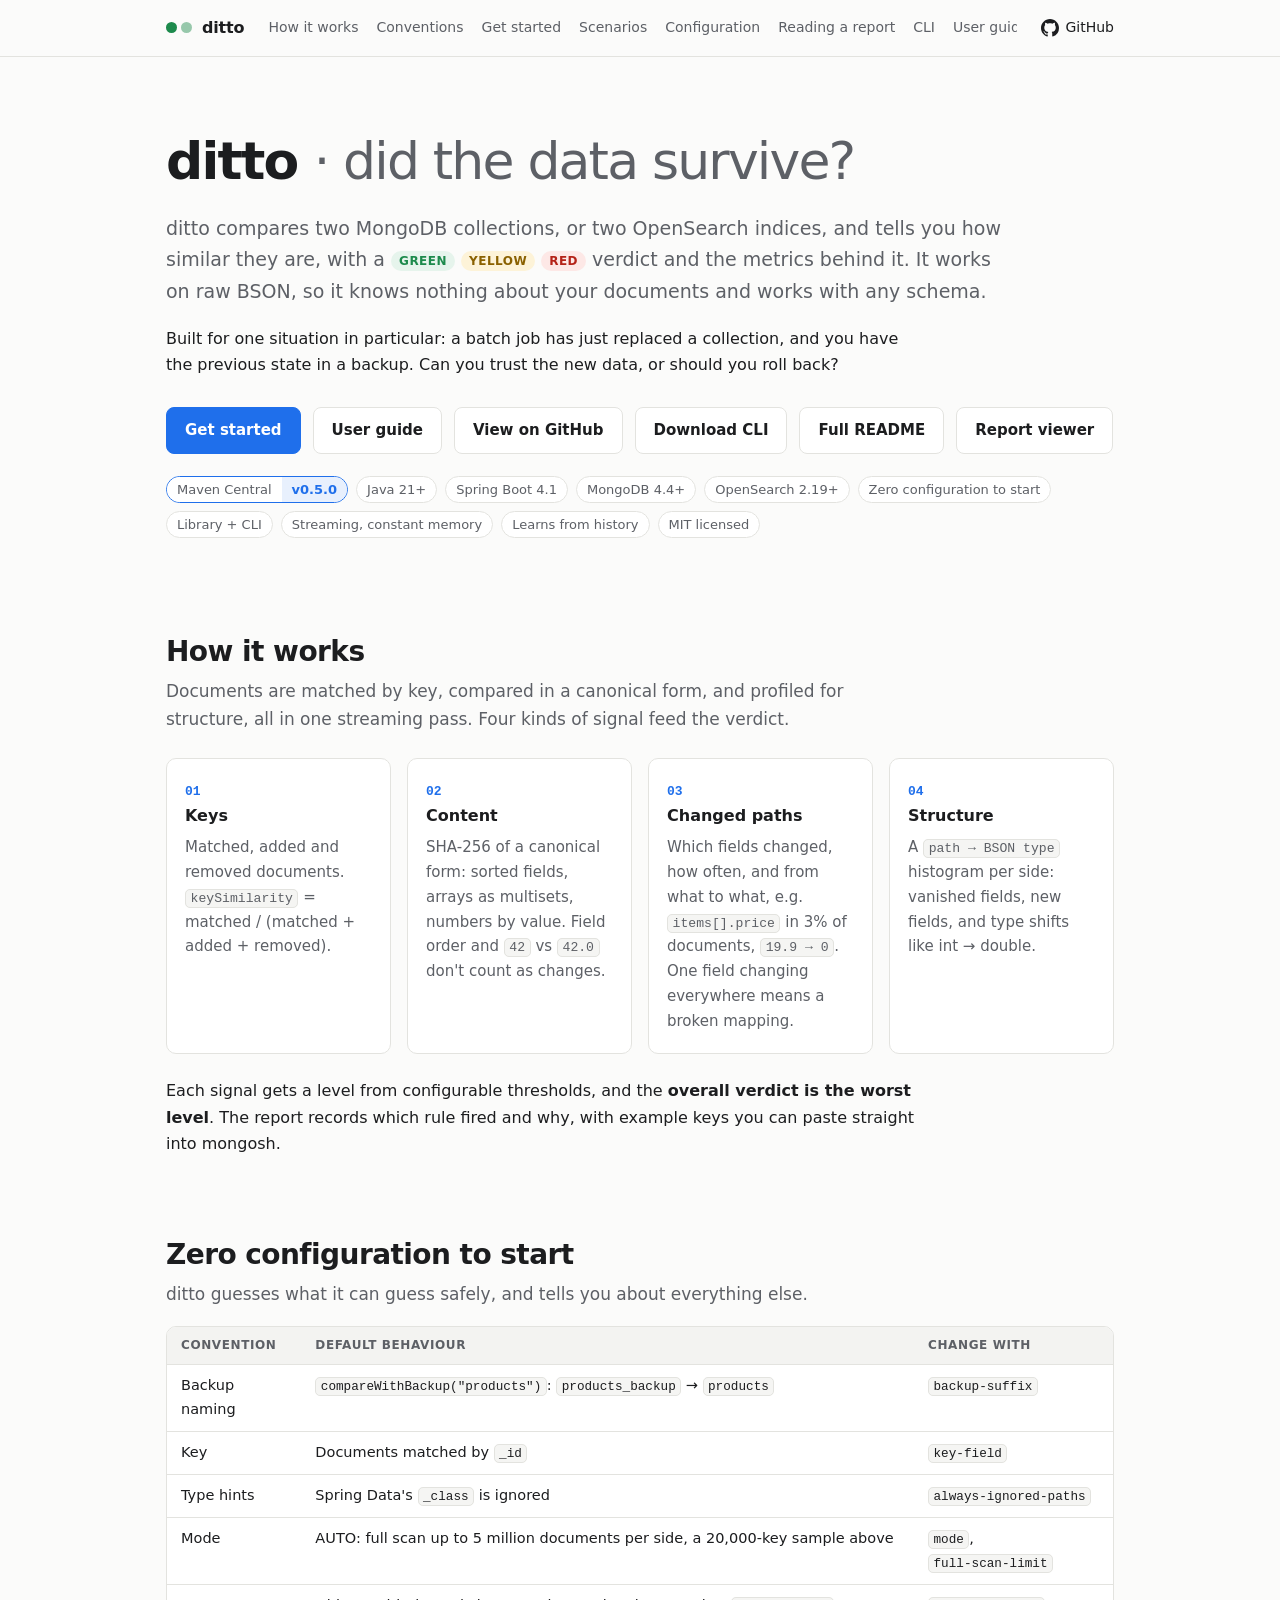
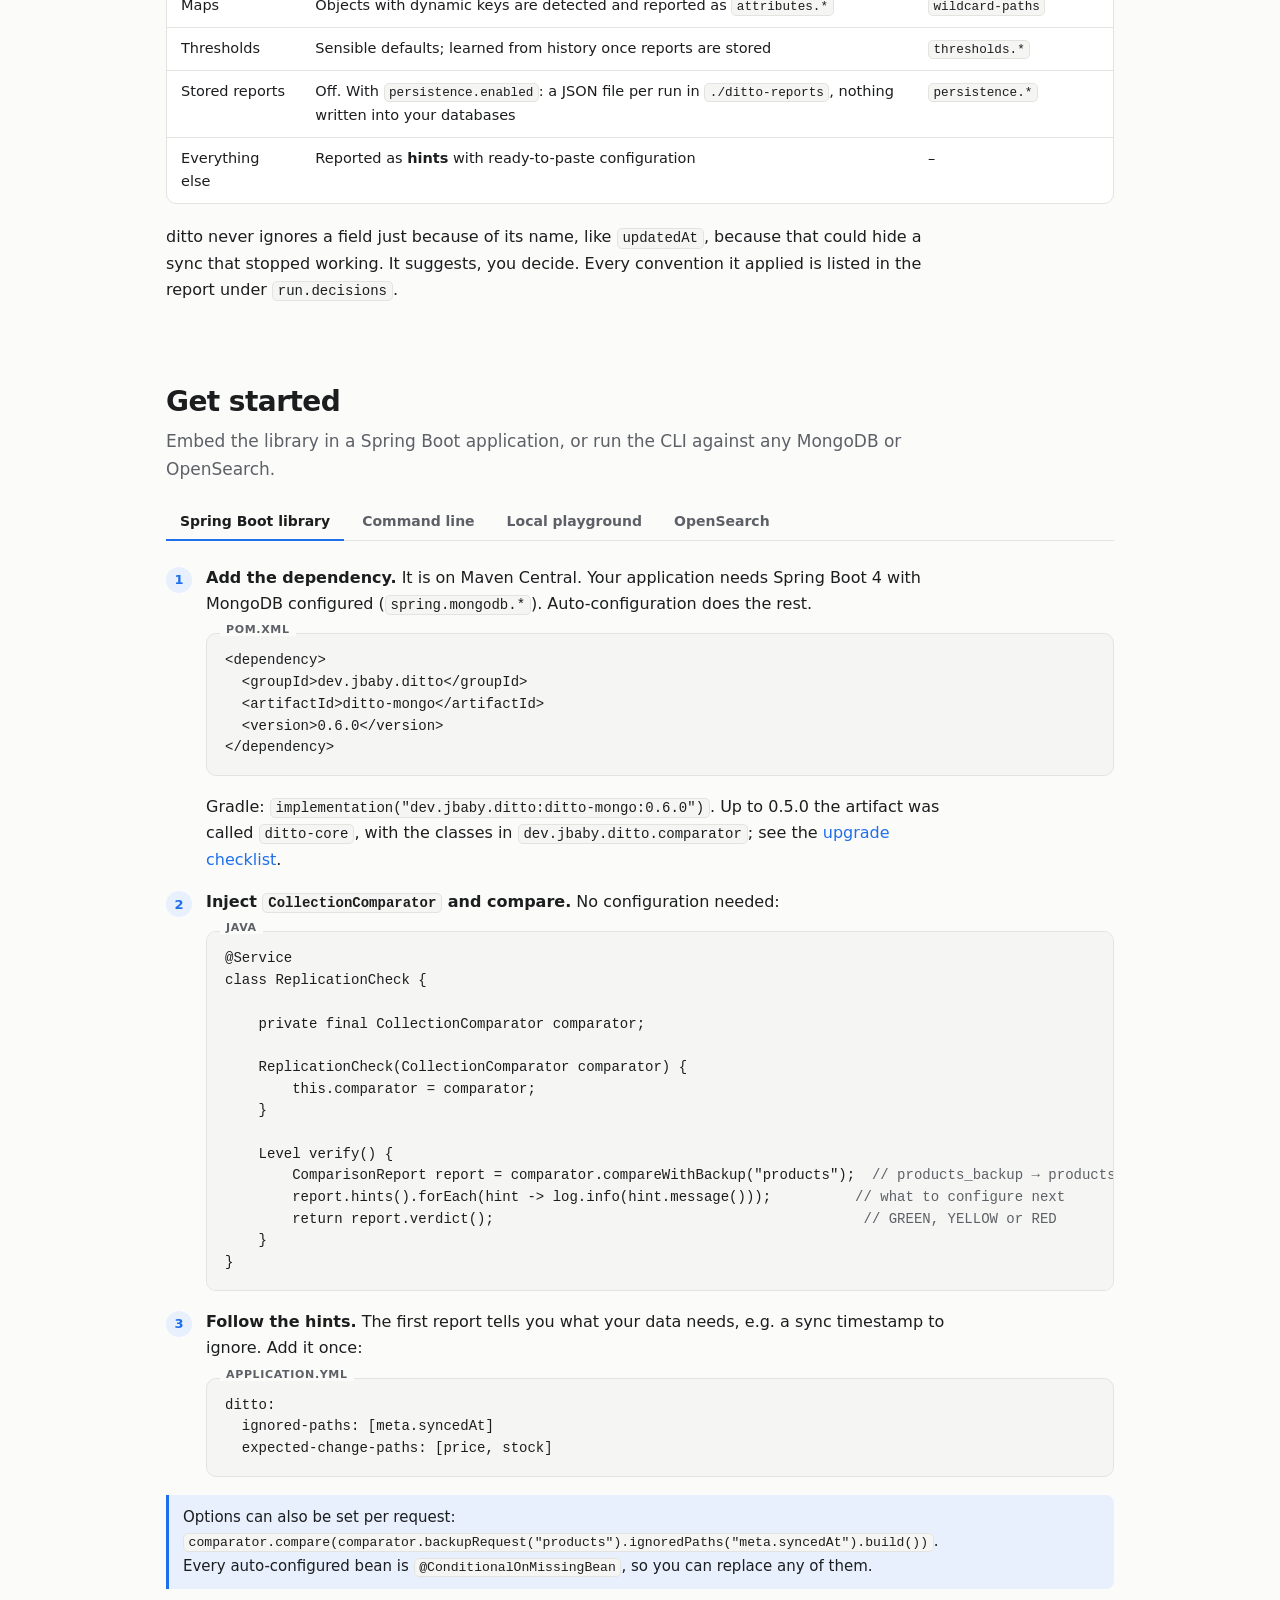
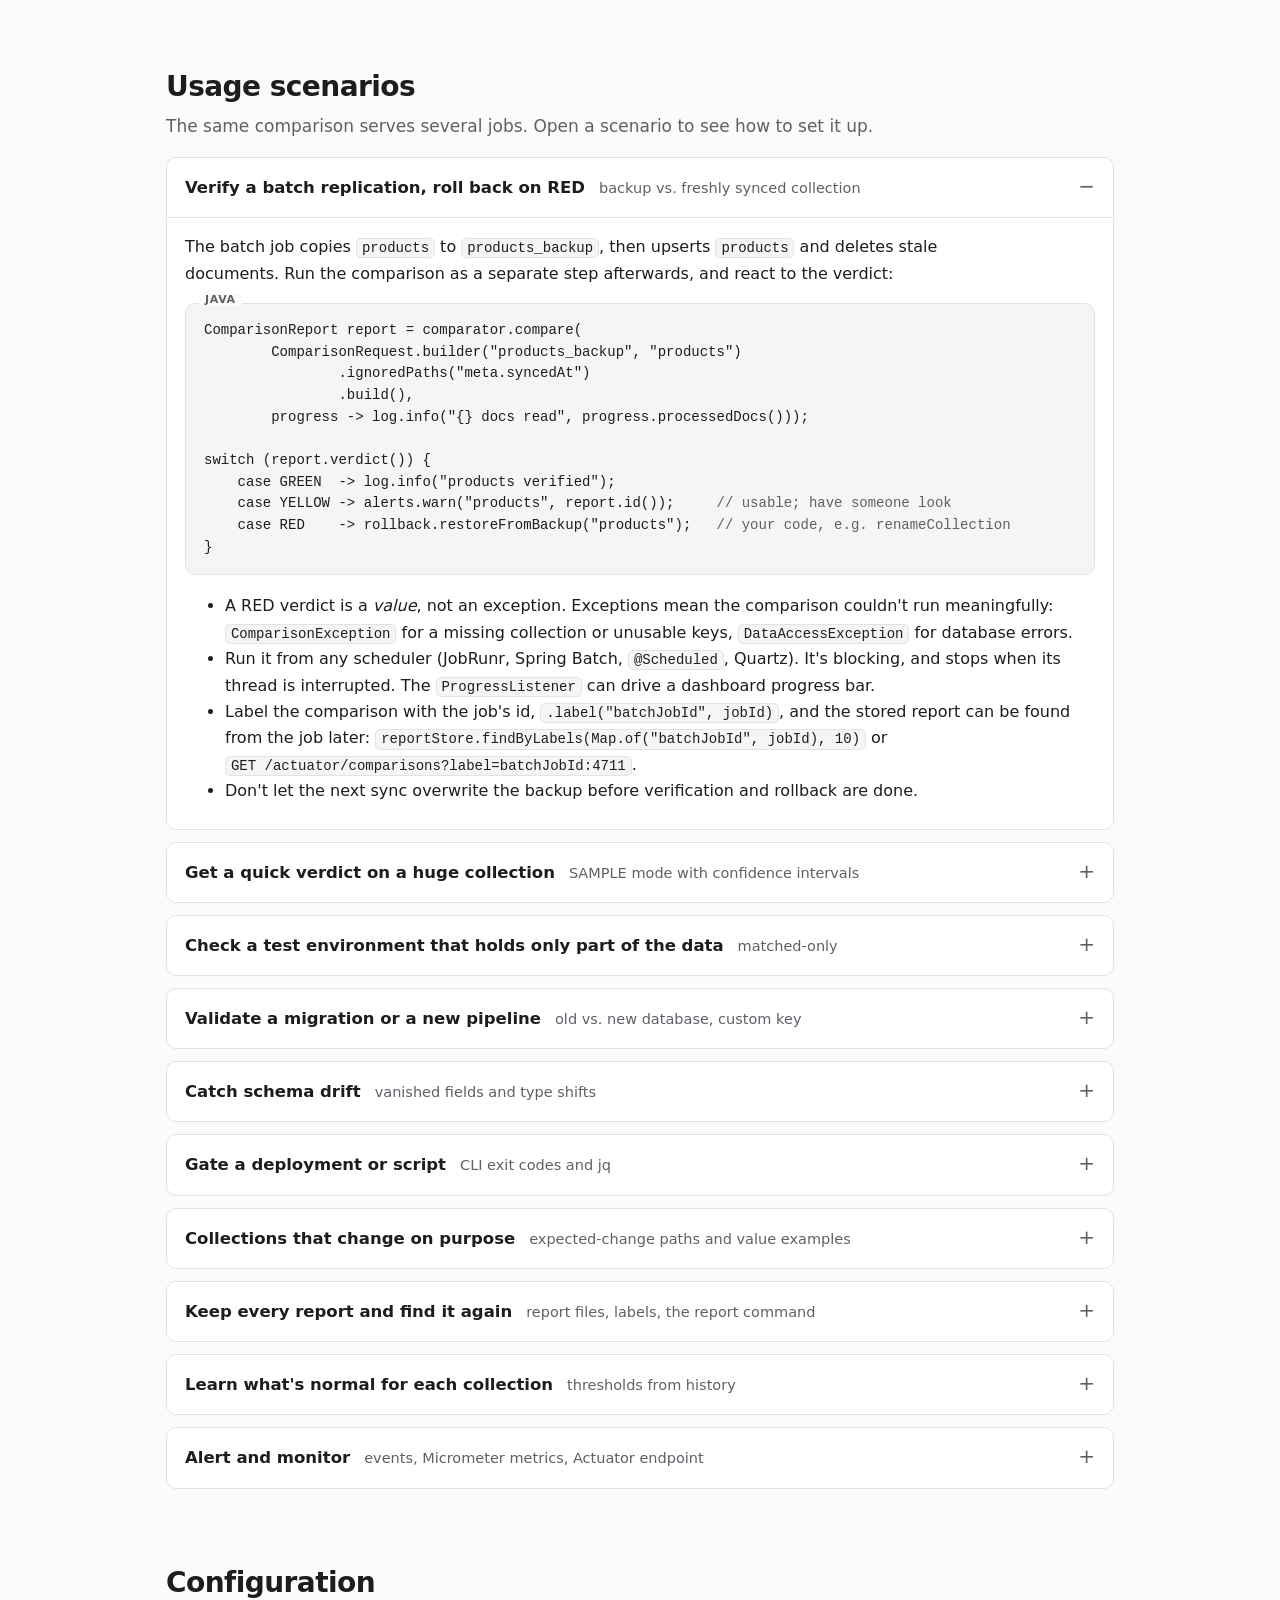
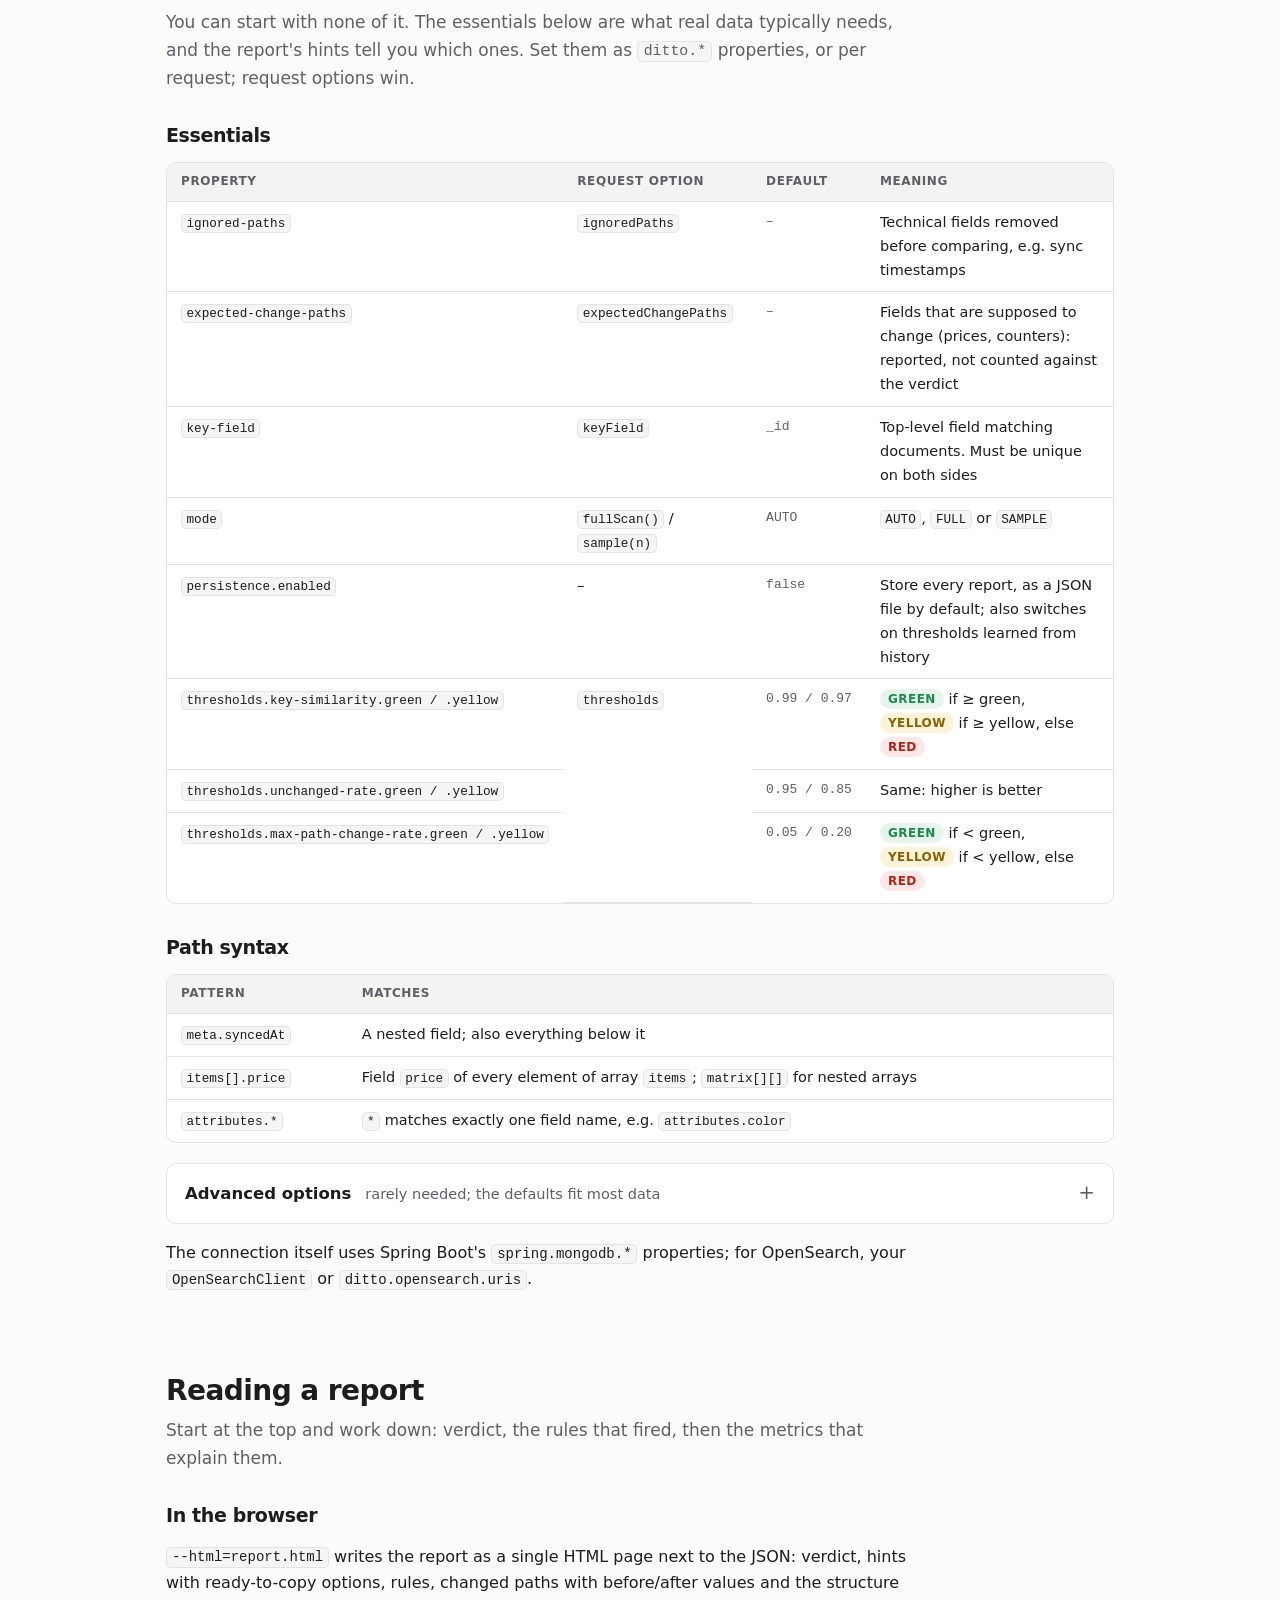
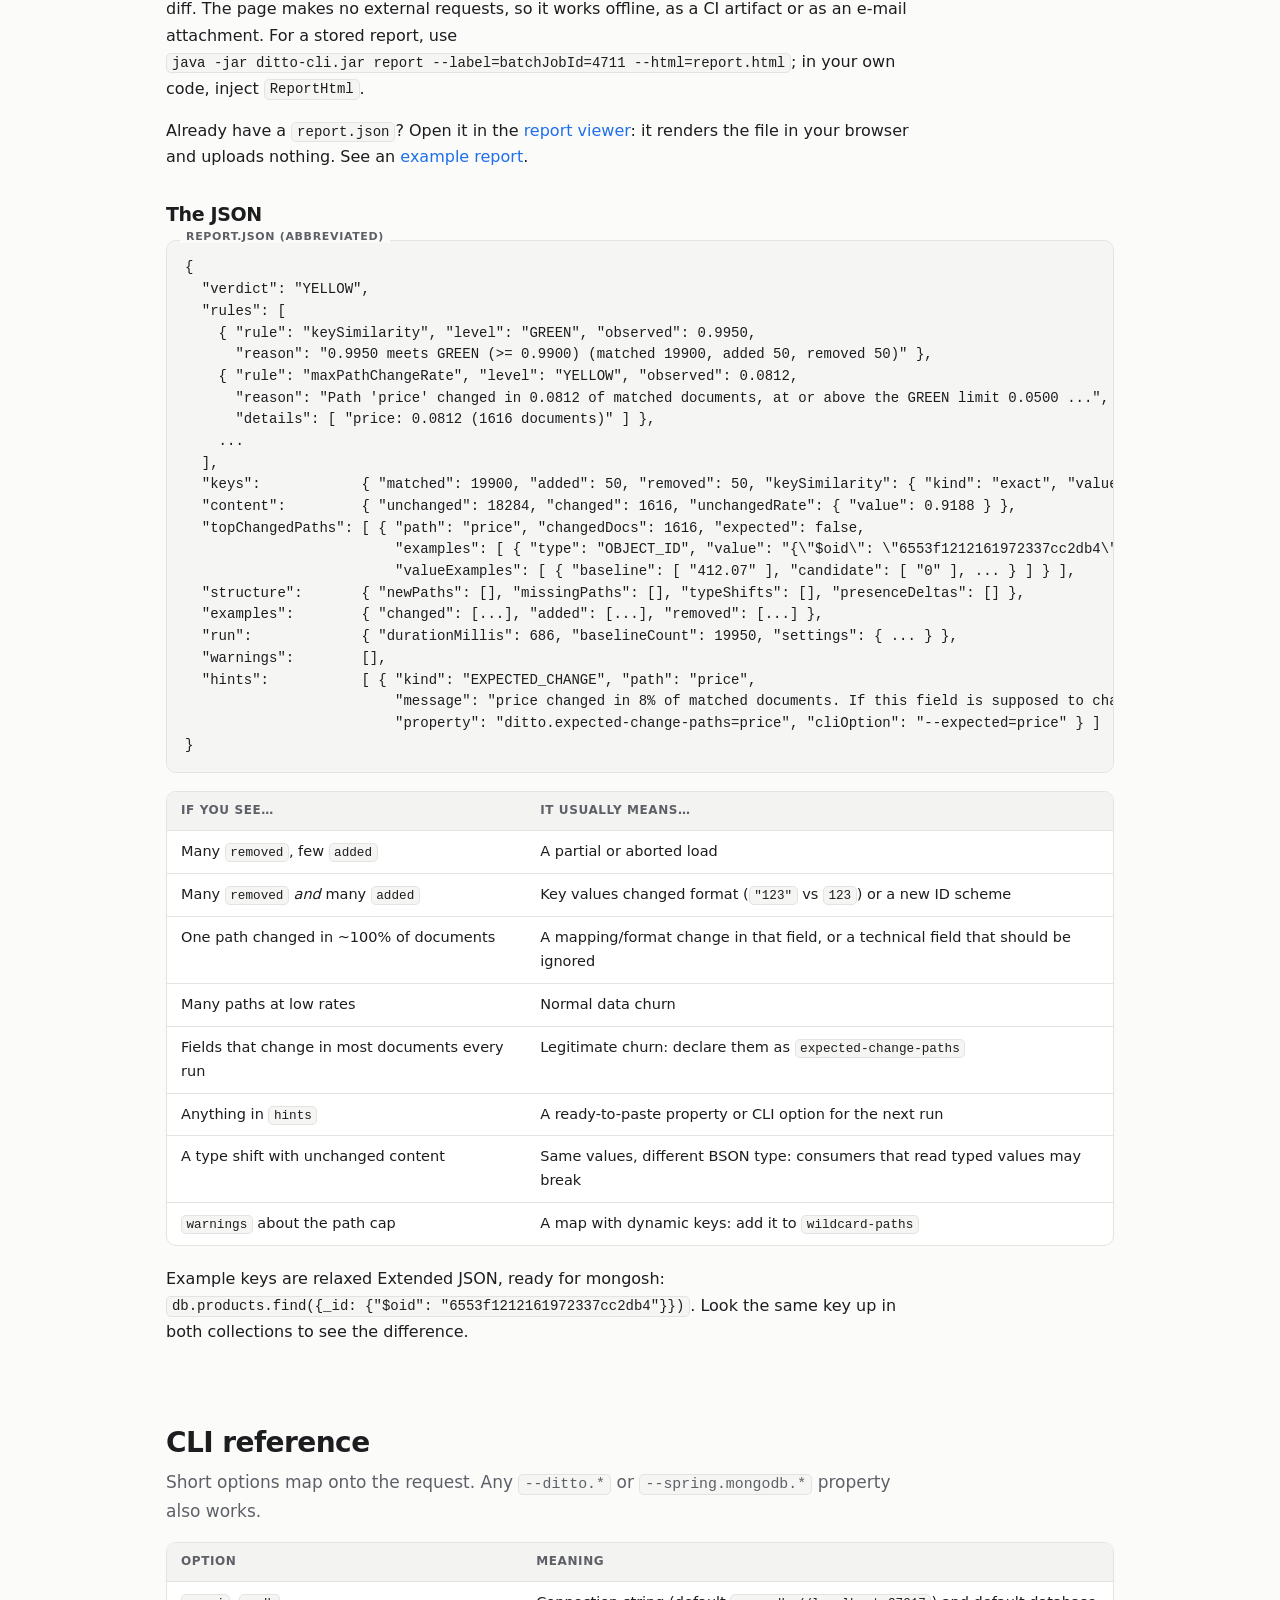
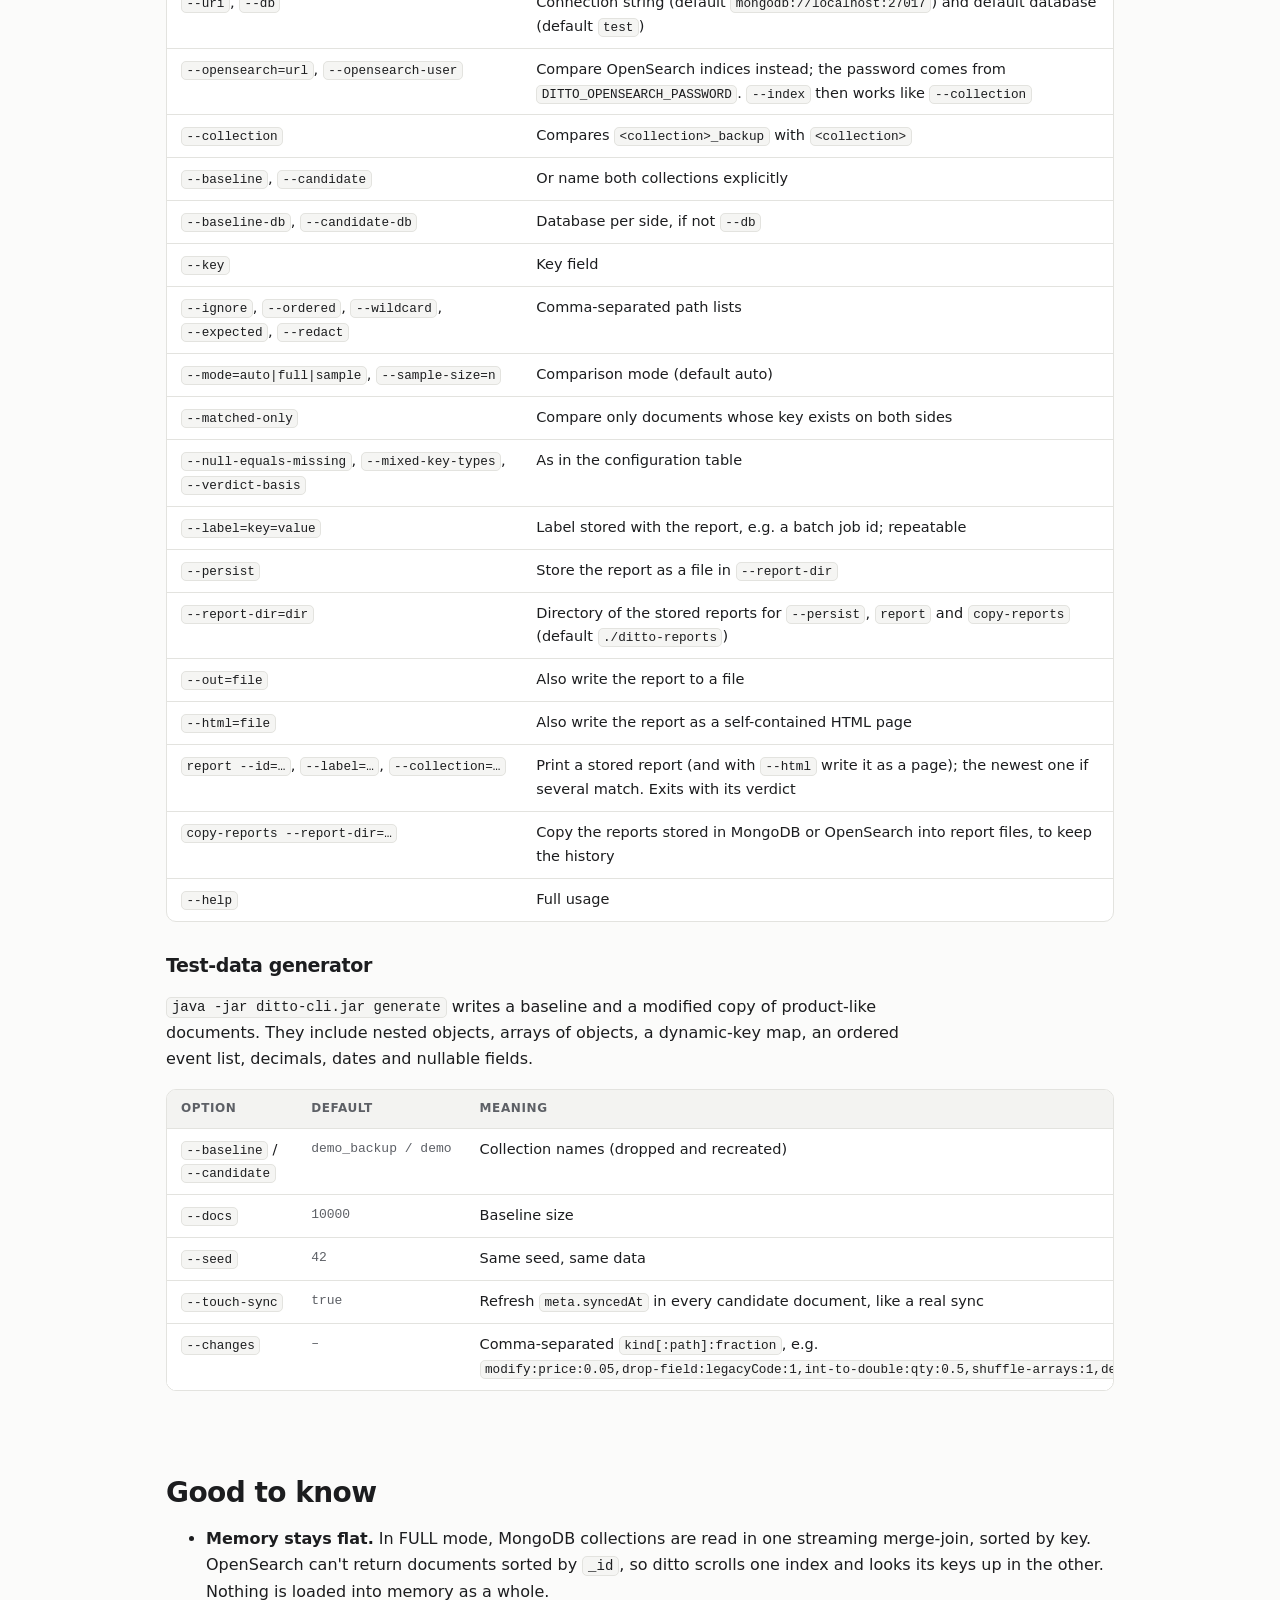
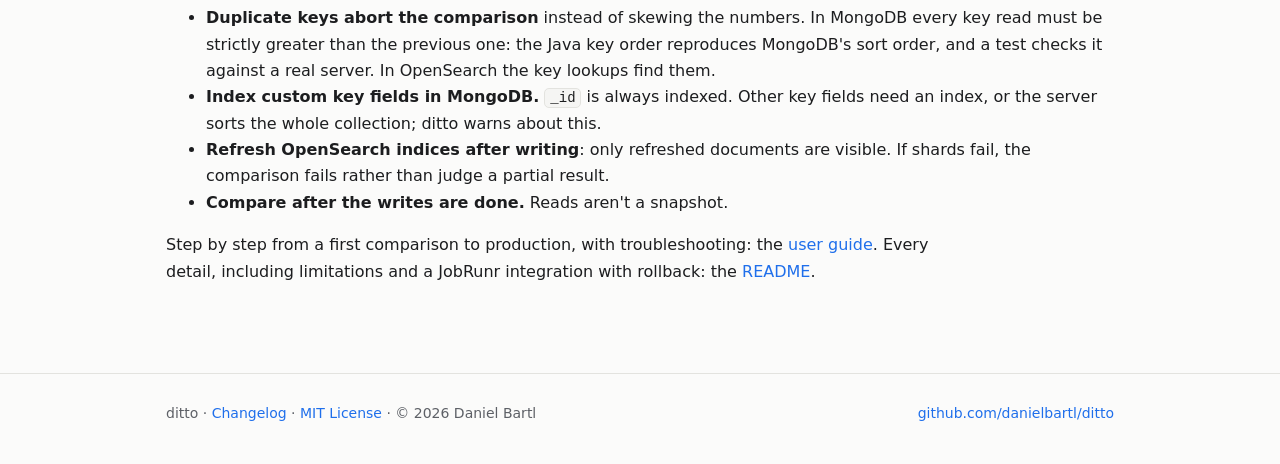
<file: docs/index.html>
<!doctype html>
<html lang="en">
<head>
<meta charset="utf-8">
<meta name="viewport" content="width=device-width, initial-scale=1">
<title>ditto · MongoDB collection and OpenSearch index comparator</title>
<meta name="description" content="ditto compares two MongoDB collections or two OpenSearch indices and gives a GREEN / YELLOW / RED verdict with the metrics behind it. Java 21+, Spring Boot 4, generic on BSON level.">
<link rel="icon" href="data:image/svg+xml,%3Csvg xmlns='http://www.w3.org/2000/svg' viewBox='0 0 32 32'%3E%3Ccircle cx='9' cy='16' r='6' fill='%2322a35a'/%3E%3Ccircle cx='23' cy='16' r='6' fill='%2322a35a' fill-opacity='.45'/%3E%3C/svg%3E">
<link rel="stylesheet" href="site.css">
</head>
<body>

<header class="top">
  <div class="wrap">
    <a class="brand" href="#"><span class="dots"><i></i><i></i></span>ditto</a>
    <nav class="links" aria-label="Sections">
      <a href="#how">How it works</a>
      <a href="#conventions">Conventions</a>
      <a href="#start">Get started</a>
      <a href="#scenarios">Scenarios</a>
      <a href="#config">Configuration</a>
      <a href="#report">Reading a report</a>
      <a href="#cli">CLI</a>
      <a href="guide.html">User guide</a>
    </nav>
    <a class="gh" href="https://github.com/danielbartl/ditto" aria-label="GitHub repository">
      <svg viewBox="0 0 16 16" aria-hidden="true"><path d="M8 0C3.58 0 0 3.58 0 8c0 3.54 2.29 6.53 5.47 7.59.4.07.55-.17.55-.38 0-.19-.01-.82-.01-1.49-2.01.37-2.53-.49-2.69-.94-.09-.23-.48-.94-.82-1.13-.28-.15-.68-.52-.01-.53.63-.01 1.08.58 1.23.82.72 1.21 1.87.87 2.33.66.07-.52.28-.87.51-1.07-1.78-.2-3.64-.89-3.64-3.95 0-.87.31-1.59.82-2.15-.08-.2-.36-1.02.08-2.12 0 0 .67-.21 2.2.82.64-.18 1.32-.27 2-.27.68 0 1.36.09 2 .27 1.53-1.04 2.2-.82 2.2-.82.44 1.1.16 1.92.08 2.12.51.56.82 1.27.82 2.15 0 3.07-1.87 3.75-3.65 3.95.29.25.54.73.54 1.48 0 1.07-.01 1.93-.01 2.2 0 .21.15.46.55.38A8.013 8.013 0 0016 8c0-4.42-3.58-8-8-8z"/></svg>
      <span>GitHub</span>
    </a>
  </div>
</header>

<main class="wrap">

  <section class="hero">
    <h1>ditto <span>· did the data survive?</span></h1>
    <p class="lead">
      ditto compares two MongoDB collections, or two OpenSearch indices, and tells you how similar they are, with a
      <span class="chip green">GREEN</span> <span class="chip yellow">YELLOW</span> <span class="chip red">RED</span>
      verdict and the metrics behind it. It works on raw BSON, so it knows nothing about your
      documents and works with any schema.
    </p>
    <p>
      Built for one situation in particular: a batch job has just replaced a collection, and you have the previous
      state in a backup. Can you trust the new data, or should you roll back?
    </p>
    <div class="cta">
      <a class="btn primary" href="#start">Get started</a>
      <a class="btn" href="guide.html">User guide</a>
      <a class="btn" href="https://github.com/danielbartl/ditto">View on GitHub</a>
      <a class="btn" href="https://github.com/danielbartl/ditto/releases/latest">Download CLI</a>
      <a class="btn" href="https://github.com/danielbartl/ditto#readme">Full README</a>
      <a class="btn" href="viewer.html">Report viewer</a>
    </div>
    <div class="meta">
      <a class="central" href="https://central.sonatype.com/namespace/dev.jbaby.ditto" aria-label="Maven Central, latest version"><span>Maven Central</span><span class="ver" id="central-version">v0.5.0</span></a>
      <span>Java 21+</span><span>Spring Boot 4.1</span><span>MongoDB 4.4+</span><span>OpenSearch 2.19+</span>
      <span>Zero configuration to start</span><span>Library + CLI</span><span>Streaming, constant memory</span><span>Learns from history</span><span>MIT licensed</span>
    </div>
  </section>

  <section id="how">
    <h2>How it works</h2>
    <p class="lead">
      Documents are matched by key, compared in a canonical form, and profiled for structure, all in one streaming
      pass. Four kinds of signal feed the verdict.
    </p>
    <div class="grid">
      <div class="card">
        <span class="num">01</span>
        <h4>Keys</h4>
        <p>Matched, added and removed documents. <code>keySimilarity</code> = matched / (matched + added + removed).</p>
      </div>
      <div class="card">
        <span class="num">02</span>
        <h4>Content</h4>
        <p>SHA-256 of a canonical form: sorted fields, arrays as multisets, numbers by value. Field order and
          <code>42</code> vs <code>42.0</code> don't count as changes.</p>
      </div>
      <div class="card">
        <span class="num">03</span>
        <h4>Changed paths</h4>
        <p>Which fields changed, how often, and from what to what, e.g. <code>items[].price</code> in 3% of
          documents, <code>19.9 → 0</code>. One field changing everywhere means a broken mapping.</p>
      </div>
      <div class="card">
        <span class="num">04</span>
        <h4>Structure</h4>
        <p>A <code>path → BSON type</code> histogram per side: vanished fields, new fields, and type shifts like
          int → double.</p>
      </div>
    </div>
    <p style="margin-top:24px">
      Each signal gets a level from configurable thresholds, and the <strong>overall verdict is the worst level</strong>.
      The report records which rule fired and why, with example keys you can paste straight into mongosh.
    </p>
  </section>

  <section id="conventions">
    <h2>Zero configuration to start</h2>
    <p class="lead">ditto guesses what it can guess safely, and tells you about everything else.</p>
    <div class="table"><table>
      <tr><th>Convention</th><th>Default behaviour</th><th>Change with</th></tr>
      <tr><td>Backup naming</td><td><code>compareWithBackup("products")</code>: <code>products_backup</code> → <code>products</code></td><td><code>backup-suffix</code></td></tr>
      <tr><td>Key</td><td>Documents matched by <code>_id</code></td><td><code>key-field</code></td></tr>
      <tr><td>Type hints</td><td>Spring Data's <code>_class</code> is ignored</td><td><code>always-ignored-paths</code></td></tr>
      <tr><td>Mode</td><td>AUTO: full scan up to 5 million documents per side, a 20,000-key sample above</td><td><code>mode</code>, <code>full-scan-limit</code></td></tr>
      <tr><td>Maps</td><td>Objects with dynamic keys are detected and reported as <code>attributes.*</code></td><td><code>wildcard-paths</code></td></tr>
      <tr><td>Thresholds</td><td>Sensible defaults; learned from history once reports are stored</td><td><code>thresholds.*</code></td></tr>
      <tr><td>Stored reports</td><td>Off. With <code>persistence.enabled</code>: a JSON file per run in <code>./ditto-reports</code>, nothing written into your databases</td><td><code>persistence.*</code></td></tr>
      <tr><td>Everything else</td><td>Reported as <strong>hints</strong> with ready-to-paste configuration</td><td>–</td></tr>
    </table></div>
    <p>ditto never ignores a field just because of its name, like <code>updatedAt</code>, because that could hide a
      sync that stopped working. It suggests, you decide. Every convention it applied is listed in the report under
      <code>run.decisions</code>.</p>
  </section>

  <section id="start">
    <h2>Get started</h2>
    <p class="lead">Embed the library in a Spring Boot application, or run the CLI against any MongoDB or OpenSearch.</p>

    <div class="tabs" data-tabs>
      <div class="tablist" role="tablist">
        <button role="tab" aria-selected="true" aria-controls="tab-lib" id="t-lib">Spring Boot library</button>
        <button role="tab" aria-selected="false" aria-controls="tab-cli" id="t-cli" tabindex="-1">Command line</button>
        <button role="tab" aria-selected="false" aria-controls="tab-play" id="t-play" tabindex="-1">Local playground</button>
        <button role="tab" aria-selected="false" aria-controls="tab-os" id="t-os" tabindex="-1">OpenSearch</button>
      </div>

      <div class="tabpanel" role="tabpanel" id="tab-lib" aria-labelledby="t-lib">
        <ol class="steps">
          <li>
            <p><strong>Add the dependency.</strong> It is on Maven Central. Your application needs Spring Boot 4 with
              MongoDB configured (<code>spring.mongodb.*</code>). Auto-configuration does the rest.</p>
            <div class="code"><span class="label">pom.xml</span><pre>&lt;dependency&gt;
  &lt;groupId&gt;dev.jbaby.ditto&lt;/groupId&gt;
  &lt;artifactId&gt;ditto-mongo&lt;/artifactId&gt;
  &lt;version&gt;0.6.0&lt;/version&gt;
&lt;/dependency&gt;</pre></div>
            <p>Gradle: <code>implementation("dev.jbaby.ditto:ditto-mongo:0.6.0")</code>. Up to 0.5.0 the artifact was
              called <code>ditto-core</code>, with the classes in <code>dev.jbaby.ditto.comparator</code>; see the
              <a href="https://github.com/danielbartl/ditto/blob/master/CHANGELOG.md#upgrading-from-050">upgrade checklist</a>.</p>
          </li>
          <li>
            <p><strong>Inject <code>CollectionComparator</code> and compare.</strong> No configuration needed:</p>
            <div class="code"><span class="label">Java</span><pre>@Service
class ReplicationCheck {

    private final CollectionComparator comparator;

    ReplicationCheck(CollectionComparator comparator) {
        this.comparator = comparator;
    }

    Level verify() {
        ComparisonReport report = comparator.compareWithBackup("products");  <span class="c">// products_backup → products</span>
        report.hints().forEach(hint -&gt; log.info(hint.message()));          <span class="c">// what to configure next</span>
        return report.verdict();                                            <span class="c">// GREEN, YELLOW or RED</span>
    }
}</pre></div>
          </li>
          <li>
            <p><strong>Follow the hints.</strong> The first report tells you what your data needs, e.g. a sync
              timestamp to ignore. Add it once:</p>
            <div class="code"><span class="label">application.yml</span><pre>ditto:
  ignored-paths: [meta.syncedAt]
  expected-change-paths: [price, stock]</pre></div>
          </li>
        </ol>
        <div class="note"><p>Options can also be set per request:
          <code>comparator.compare(comparator.backupRequest("products").ignoredPaths("meta.syncedAt").build())</code>.
          Every auto-configured bean is <code>@ConditionalOnMissingBean</code>, so you can replace any of them.</p></div>
      </div>

      <div class="tabpanel" role="tabpanel" id="tab-cli" aria-labelledby="t-cli" hidden>
        <ol class="steps">
          <li>
            <p><strong>Download the jar</strong> from the
              <a href="https://github.com/danielbartl/ditto/releases/latest">latest release</a>, or build it:</p>
            <div class="code"><pre>git clone https://github.com/danielbartl/ditto.git
cd ditto &amp;&amp; ./mvnw package -DskipTests
<span class="c"># → ditto-cli/target/ditto-cli.jar</span></pre></div>
          </li>
          <li>
            <p><strong>Compare two collections.</strong> The report goes to stdout as JSON; logs and a one-line summary
              go to stderr.</p>
            <div class="code"><pre><span class="c"># products_backup (baseline) vs. products (candidate)</span>
java -jar ditto-cli.jar --uri="mongodb://user:pass@host:27017" --db=shop \
  --collection=products &gt; report.json</pre></div>
            <p>stderr shows the verdict, and hints with ready-made options for the next run:</p>
            <div class="code"><pre>Verdict RED: keySimilarity 0.9901, unchangedRate 0.0000, 2 changed paths, 1598 ms
Hints:
  - meta.syncedAt changed in 100% of matched documents and holds dates: it looks like a
    technical timestamp written by every run. If so, ignore it.
    --ignore=meta.syncedAt</pre></div>
          </li>
          <li>
            <p><strong>Use the exit code.</strong></p>
            <div class="table"><table>
              <tr><th>Exit code</th><th>Meaning</th></tr>
              <tr><td><code>0</code></td><td><span class="chip green">GREEN</span></td></tr>
              <tr><td><code>1</code></td><td><span class="chip yellow">YELLOW</span></td></tr>
              <tr><td><code>2</code></td><td><span class="chip red">RED</span></td></tr>
              <tr><td><code>3</code></td><td>Error: bad options, missing collection, unusable keys, connection failure</td></tr>
            </table></div>
          </li>
        </ol>
      </div>

      <div class="tabpanel" role="tabpanel" id="tab-play" aria-labelledby="t-play" hidden>
        <p>Try ditto on generated data before pointing it at real collections. The repository includes a
          docker-compose MongoDB and a generator that writes a baseline plus a copy with the changes you choose.</p>
        <div class="code"><pre>docker compose up -d mongo
./mvnw package -DskipTests

<span class="c"># 50k product-like documents; 3% prices changed, 0.5% deleted, 0.5% added</span>
SEED_ARGS="--docs=50000 --changes=modify:price:0.03,delete-docs:0.005,add-docs:0.005" \
  docker compose run --rm seed

java -jar ditto-cli/target/ditto-cli.jar --db=ditto --collection=demo
<span class="c"># → RED, with a hint to ignore meta.syncedAt; then:</span>
java -jar ditto-cli/target/ditto-cli.jar --db=ditto --collection=demo --ignore=meta.syncedAt</pre></div>
        <p>Available changes: <code>modify</code>, <code>drop-field</code>, <code>add-field</code>, <code>set-null</code>,
          <code>int-to-double</code>, <code>to-string</code>, <code>shuffle-arrays</code>, <code>delete-docs</code>,
          <code>add-docs</code>. See <a href="#generate">the generator reference</a>.</p>
      </div>

      <div class="tabpanel" role="tabpanel" id="tab-os" aria-labelledby="t-os" hidden>
        <p>The same comparison for two OpenSearch indices: same verdict, metrics, hints and report. A document is its
          <code>_source</code>, and <code>_id</code> is its key. New in 0.6.0.</p>
        <ol class="steps">
          <li>
            <p><strong>Add the dependency.</strong> ditto uses your application's <code>OpenSearchClient</code>
              (opensearch-java) with whatever transport it has, AWS SigV4 included. Without one, set
              <code>ditto.opensearch.uris</code> and ditto creates a client.</p>
            <div class="code"><span class="label">pom.xml</span><pre>&lt;dependency&gt;
  &lt;groupId&gt;dev.jbaby.ditto&lt;/groupId&gt;
  &lt;artifactId&gt;ditto-opensearch&lt;/artifactId&gt;
  &lt;version&gt;0.6.0&lt;/version&gt;
&lt;/dependency&gt;</pre></div>
          </li>
          <li>
            <p><strong>Inject <code>IndexComparator</code> and compare.</strong></p>
            <div class="code"><span class="label">Java</span><pre>ComparisonReport report = comparator.compareWithBackup("products");  <span class="c">// products_backup → products</span></pre></div>
          </li>
          <li>
            <p><strong>Or use the CLI</strong> with <code>--opensearch</code>; <code>--index</code> works like
              <code>--collection</code>. Locally:</p>
            <div class="code"><pre>docker compose up -d opensearch
SEED_ARGS="--docs=50000 --changes=modify:price:0.03,delete-docs:0.005,add-docs:0.005" \
  docker compose run --rm seed-opensearch

java -jar ditto-cli/target/ditto-cli.jar --opensearch=http://localhost:9200 --index=demo \
  --ignore=meta.syncedAt</pre></div>
          </li>
        </ol>
        <div class="note"><p>Refresh both indices after writing: only refreshed documents are visible. A key field
          other than <code>_id</code> must be a keyword or integer field. See the
          <a href="https://github.com/danielbartl/ditto#comparing-opensearch-indices">README</a> for the details.</p></div>
      </div>
    </div>
  </section>

  <section id="scenarios">
    <h2>Usage scenarios</h2>
    <p class="lead">The same comparison serves several jobs. Open a scenario to see how to set it up.</p>

    <details class="scenario" open>
      <summary><strong>Verify a batch replication, roll back on RED</strong><span>backup vs. freshly synced collection</span></summary>
      <div class="body">
        <p>The batch job copies <code>products</code> to <code>products_backup</code>, then upserts
          <code>products</code> and deletes stale documents. Run the comparison as a separate step afterwards, and
          react to the verdict:</p>
        <div class="code"><span class="label">Java</span><pre>ComparisonReport report = comparator.compare(
        ComparisonRequest.builder("products_backup", "products")
                .ignoredPaths("meta.syncedAt")
                .build(),
        progress -&gt; log.info("{} docs read", progress.processedDocs()));

switch (report.verdict()) {
    case GREEN  -&gt; log.info("products verified");
    case YELLOW -&gt; alerts.warn("products", report.id());     <span class="c">// usable; have someone look</span>
    case RED    -&gt; rollback.restoreFromBackup("products");   <span class="c">// your code, e.g. renameCollection</span>
}</pre></div>
        <ul>
          <li>A RED verdict is a <em>value</em>, not an exception. Exceptions mean the comparison couldn't run
            meaningfully: <code>ComparisonException</code> for a missing collection or unusable keys,
            <code>DataAccessException</code> for database errors.</li>
          <li>Run it from any scheduler (JobRunr, Spring Batch, <code>@Scheduled</code>, Quartz). It's blocking, and
            stops when its thread is interrupted. The <code>ProgressListener</code> can drive a dashboard progress bar.</li>
          <li>Label the comparison with the job's id, <code>.label("batchJobId", jobId)</code>, and the stored report
            can be found from the job later: <code>reportStore.findByLabels(Map.of("batchJobId", jobId), 10)</code>
            or <code>GET /actuator/comparisons?label=batchJobId:4711</code>.</li>
          <li>Don't let the next sync overwrite the backup before verification and rollback are done.</li>
        </ul>
      </div>
    </details>

    <details class="scenario">
      <summary><strong>Get a quick verdict on a huge collection</strong><span>SAMPLE mode with confidence intervals</span></summary>
      <div class="body">
        <p>FULL mode reads both collections once. When that takes too long, sample instead: ditto draws random keys
          from both sides (<code>$sample</code>), looks up their counterparts in batches, and reports every rate as a
          95% Wilson confidence interval.</p>
        <div class="code"><pre>ComparisonRequest.builder("events_backup", "events").sample(20_000).build();

<span class="c"># CLI</span>
java -jar ditto-cli.jar ... --sample-size=20000</pre></div>
        <p>By default (<code>verdict-basis: CONSERVATIVE</code>) each rule evaluates the <em>worse</em> end of the
          interval, so <span class="chip green">GREEN</span> means "GREEN with 95% confidence". A value right at a
          threshold may therefore come out <span class="chip yellow">YELLOW</span>. Use a larger sample, or
          <code>POINT</code>, if you prefer point estimates.</p>
        <p>A common pattern: a quick SAMPLE verdict right after the sync, then a FULL comparison later.</p>
      </div>
    </details>

    <details class="scenario">
      <summary><strong>Check a test environment that holds only part of the data</strong><span>matched-only</span></summary>
      <div class="body">
        <p>On a test environment one side often has just a few hundred documents, while the other is a full copy. A
          normal comparison is <span class="chip red">RED</span> then, because most keys are missing. Matched-only
          compares just the documents whose key exists on both sides:</p>
        <div class="code"><pre>comparator.compare(comparator.backupRequest("products").matchedOnly().build());

<span class="c"># CLI</span>
java -jar ditto-cli.jar --collection=products --matched-only</pre></div>
        <ul>
          <li>ditto reads the smaller collection and looks up its keys in the other, so a small test collection is
            quick to check against a large one.</li>
          <li>Content, changed paths and structure cover the matched documents only. The key counts are still
            reported, but key similarity isn't judged, unless no key matches at all.</li>
          <li>A normal comparison that looks like this situation suggests the option in its hints.</li>
        </ul>
      </div>
    </details>

    <details class="scenario">
      <summary><strong>Validate a migration or a new pipeline</strong><span>old vs. new database, custom key</span></summary>
      <div class="body">
        <p>Compare the output of a rewritten pipeline with the old one, or a migrated database with its source. The
          two sides can live in different databases of the same cluster, and can be matched by any unique top-level
          field:</p>
        <div class="code"><pre>comparator.compare(ComparisonRequest.builder(
                CollectionRef.of("legacy", "customers"),
                CollectionRef.of("crm", "customers"))
        .keyField("customerNo")              <span class="c">// unique on both sides; index it</span>
        .ignoredPaths("_id", "migratedAt")
        .nullEqualsMissing(true)             <span class="c">// new pipeline omits nulls</span>
        .build());</pre></div>
        <p>Look at <code>topChangedPaths</code> for systematic differences: a path changed in close to 100% of
          documents points to a format or mapping difference rather than data churn.</p>
      </div>
    </details>

    <details class="scenario">
      <summary><strong>Catch schema drift</strong><span>vanished fields and type shifts</span></summary>
      <div class="body">
        <p>Some changes keep every value intact but still break consumers. For example, an upstream system starts
          writing <code>qty</code> as a double. Content-wise <code>42 == 42.0</code>, so the documents count as
          unchanged, but the structure check reports a type shift and the verdict is
          <span class="chip red">RED</span>:</p>
        <div class="code"><span class="label">report.json</span><pre>"typeShifts": [ {
  "path": "qty",
  "baseline":  [ { "type": "INT32",  "docs": 20000, "share": 1.0 } ],
  "candidate": [ { "type": "DOUBLE", "docs": 20000, "share": 1.0 } ]
} ]</pre></div>
        <p>The same check reports fields that disappeared from every document (<code>missingPaths</code>, RED),
          new fields (YELLOW) and fields that became much rarer or more common (<code>presenceDeltas</code>, YELLOW).</p>
      </div>
    </details>

    <details class="scenario">
      <summary><strong>Gate a deployment or script</strong><span>CLI exit codes and jq</span></summary>
      <div class="body">
        <p>The CLI maps the verdict to the exit code and prints nothing but JSON on stdout, so it fits into shell
          scripts and CI pipelines:</p>
        <div class="code"><span class="label">bash</span><pre>java -jar ditto-cli.jar --uri="$MONGO_URI" --db=shop \
  --baseline=products_backup --candidate=products --ignore=meta.syncedAt \
  --out=report.json &gt; /dev/null
case $? in
  0) echo "GREEN" ;;
  1) echo "YELLOW, continuing"; jq '.rules[] | select(.level != "GREEN") | .reason' report.json ;;
  2) echo "RED, aborting"; exit 1 ;;
  *) echo "comparison failed"; exit 1 ;;
esac</pre></div>
      </div>
    </details>

    <details class="scenario">
      <summary><strong>Collections that change on purpose</strong><span>expected-change paths and value examples</span></summary>
      <div class="body">
        <p>Prices, stock levels and counters change in most documents on every run. Left as they are, they would make
          the verdict <span class="chip red">RED</span>. Declare them as <strong>expected-change paths</strong>. They
          stay in the report, flagged <code>"expected": true</code>, but don't count for
          <code>maxPathChangeRate</code>. Documents changed only there count as unchanged for the
          <code>unchangedRate</code> rule.</p>
        <div class="code"><span class="label">application.yml</span><pre>ditto:
  expected-change-paths: [price, stock]    <span class="c"># stock also covers stock.qty, stock.updatedAt …</span>
  redacted-paths: [customer]               <span class="c"># values shown as *** in reports</span>
  max-value-examples: 3                    <span class="c"># 0 keeps values out of reports</span></pre></div>
        <p>Every changed path comes with a few before/after values, so a surprise is easy to judge:</p>
        <div class="code"><span class="label">report.json</span><pre>{ "path": "name", "changedDocs": 1204, "expected": false,
  "valueExamples": [
    { "key": { "type": "INT32", "value": "4711" },
      "baseline": [ "\"Oak desk\"" ], "candidate": [ "\"OAK DESK\"" ] } ] }</pre></div>
      </div>
    </details>

    <details class="scenario">
      <summary><strong>Keep every report and find it again</strong><span>report files, labels, the report command</span></summary>
      <div class="body">
        <p>With persistence on, every report is stored as a JSON file, the same JSON the CLI prints. Nothing is
          written into the compared databases.</p>
        <div class="code"><span class="label">application.yml</span><pre>ditto:
  persistence:
    enabled: true
    directory: /var/lib/ditto/reports   <span class="c"># default ./ditto-reports; in a container, mount a volume</span>
    retention: 365d                     <span class="c"># optional: older files are deleted</span></pre></div>
        <ul>
          <li>Files are named <code>&lt;finishedAt&gt;_&lt;id&gt;.json</code> and never change once written, so
            instances sharing a volume and the CLI can use the directory at the same time.</li>
          <li>Find the report of a job by its label: <code>reportStore.findByLabels(Map.of("batchJobId", jobId), 10)</code>,
            <code>GET /actuator/comparisons?label=batchJobId:4711</code>, or
            <code>java -jar ditto-cli.jar report --label=batchJobId=4711 --html=report.html</code>.</li>
          <li>Prefer the database? <code>storage: database</code> keeps reports in the compared MongoDB database or
            OpenSearch cluster, as up to 0.5.0. To move from there to files, copy the history once:
            <code>java -jar ditto-cli.jar copy-reports --report-dir=/var/lib/ditto/reports</code>.</li>
        </ul>
      </div>
    </details>

    <details class="scenario">
      <summary><strong>Learn what's normal for each collection</strong><span>thresholds from history</span></summary>
      <div class="body">
        <p>Fixed thresholds fit some collections badly: one where 8% of documents change every day is permanently
          <span class="chip yellow">YELLOW</span>. Store every report, and let ditto derive the thresholds from the
          last runs of the same comparison:</p>
        <div class="code"><span class="label">application.yml</span><pre>ditto:
  persistence:
    enabled: true                     <span class="c"># stores every report as a JSON file in ./ditto-reports</span>
  adaptive-thresholds:
    enabled: true                     <span class="c"># after 5 runs: GREEN within 2σ, YELLOW within 3σ of the mean</span></pre></div>
        <p>ditto uses the last 20 non-RED runs, so a broken run doesn't lower the bar for the next one. The report says
          where its thresholds came from:</p>
        <div class="code"><span class="label">report.json</span><pre>"thresholdSource": {
  "kind": "HISTORY", "historyRuns": 14,
  "notes": [ "unchangedRate: mean 0.9120, standard deviation 0.0071 over 14 runs -&gt; GREEN &gt;= 0.8978, YELLOW &gt;= 0.8907", ... ]
}</pre></div>
      </div>
    </details>

    <details class="scenario">
      <summary><strong>Alert and monitor</strong><span>events, Micrometer metrics, Actuator endpoint</span></summary>
      <div class="body">
        <p>Every comparison publishes a Spring event, whoever triggered it. Alerting is one listener:</p>
        <div class="code"><span class="label">Java</span><pre>@EventListener
void onComparison(ComparisonCompletedEvent event) {
    if (event.report().verdict() == Level.RED) {
        alerts.critical(event.report());
    }
}
<span class="c">// ComparisonFailedEvent for comparisons that could not run</span></pre></div>
        <p>If the application has Micrometer, ditto records <code>ditto.comparison</code> (timer, tagged with
          verdict), <code>ditto.comparison.errors</code>, and gauges with the latest verdict, key similarity,
          unchanged rate and max path change rate per collection pair. That's enough for a dashboard and an alert
          rule.</p>
        <p>With Actuator and persistence, the read-only <code>comparisons</code> endpoint lists stored reports
          (<code>/actuator/comparisons</code>, <code>/actuator/comparisons/{id}</code>) once exposed via
          <code>management.endpoints.web.exposure.include</code>. Both integrations are optional: ditto doesn't
          bring Micrometer or Actuator into an application that doesn't use them.</p>
      </div>
    </details>
  </section>

  <section id="config">
    <h2>Configuration</h2>
    <p class="lead">
      You can start with none of it. The essentials below are what real data typically needs, and the report's hints
      tell you which ones. Set them as <code>ditto.*</code> properties, or per request; request options win.
    </p>

    <h3>Essentials</h3>
    <div class="table"><table>
      <tr><th>Property</th><th>Request option</th><th>Default</th><th>Meaning</th></tr>
      <tr><td><code>ignored-paths</code></td><td><code>ignoredPaths</code></td><td class="def">–</td><td>Technical fields removed before comparing, e.g. sync timestamps</td></tr>
      <tr><td><code>expected-change-paths</code></td><td><code>expectedChangePaths</code></td><td class="def">–</td><td>Fields that are supposed to change (prices, counters): reported, not counted against the verdict</td></tr>
      <tr><td><code>key-field</code></td><td><code>keyField</code></td><td class="def">_id</td><td>Top-level field matching documents. Must be unique on both sides</td></tr>
      <tr><td><code>mode</code></td><td><code>fullScan()</code> / <code>sample(n)</code></td><td class="def">AUTO</td><td><code>AUTO</code>, <code>FULL</code> or <code>SAMPLE</code></td></tr>
      <tr><td><code>persistence.enabled</code></td><td>–</td><td class="def">false</td><td>Store every report, as a JSON file by default; also switches on thresholds learned from history</td></tr>
      <tr><td><code>thresholds.key-similarity.green / .yellow</code></td><td rowspan="3"><code>thresholds</code></td><td class="def">0.99 / 0.97</td><td><span class="chip green">GREEN</span> if ≥ green, <span class="chip yellow">YELLOW</span> if ≥ yellow, else <span class="chip red">RED</span></td></tr>
      <tr><td><code>thresholds.unchanged-rate.green / .yellow</code></td><td class="def">0.95 / 0.85</td><td>Same: higher is better</td></tr>
      <tr><td><code>thresholds.max-path-change-rate.green / .yellow</code></td><td class="def">0.05 / 0.20</td><td><span class="chip green">GREEN</span> if &lt; green, <span class="chip yellow">YELLOW</span> if &lt; yellow, else <span class="chip red">RED</span></td></tr>
    </table></div>

    <h3>Path syntax</h3>
    <div class="table"><table>
      <tr><th>Pattern</th><th>Matches</th></tr>
      <tr><td><code>meta.syncedAt</code></td><td>A nested field; also everything below it</td></tr>
      <tr><td><code>items[].price</code></td><td>Field <code>price</code> of every element of array <code>items</code>; <code>matrix[][]</code> for nested arrays</td></tr>
      <tr><td><code>attributes.*</code></td><td><code>*</code> matches exactly one field name, e.g. <code>attributes.color</code></td></tr>
    </table></div>

    <details class="scenario">
      <summary><strong>Advanced options</strong><span>rarely needed; the defaults fit most data</span></summary>
      <div class="body">
        <h3>Paths and keys</h3>
        <div class="table"><table>
          <tr><th>Property</th><th>Default</th><th>Meaning</th></tr>
          <tr><td><code>wildcard-paths</code></td><td class="def">detected</td><td>Maps with dynamic keys, <code>….*</code>; usually detected automatically</td></tr>
          <tr><td><code>order-sensitive-paths</code></td><td class="def">–</td><td>Arrays whose element order matters</td></tr>
          <tr><td><code>redacted-paths</code></td><td class="def">–</td><td>Values shown as <code>***</code> in value examples</td></tr>
          <tr><td><code>always-ignored-paths</code></td><td class="def">_class</td><td>Ignored in every comparison, on top of <code>ignored-paths</code></td></tr>
          <tr><td><code>null-equals-missing</code></td><td class="def">false</td><td>Treat <code>field: null</code> like an absent field</td></tr>
          <tr><td><code>matched-only</code></td><td class="def">false</td><td>Compare only documents whose key exists on both sides, e.g. on a test environment</td></tr>
          <tr><td><code>mixed-key-types</code></td><td class="def">REJECT</td><td><code>COMPARE</code> accepts keys of different BSON types</td></tr>
          <tr><td><code>backup-suffix</code></td><td class="def">_backup</td><td>Baseline name for <code>compareWithBackup</code> / <code>--collection</code></td></tr>
        </table></div>
        <h3>Mode and detection</h3>
        <div class="table"><table>
          <tr><th>Property</th><th>Default</th><th>Meaning</th></tr>
          <tr><td><code>full-scan-limit</code></td><td class="def">5000000</td><td>AUTO scans fully up to this many documents per side</td></tr>
          <tr><td><code>sample.size</code></td><td class="def">20000</td><td>Keys sampled per side</td></tr>
          <tr><td><code>sample.verdict-basis</code></td><td class="def">CONSERVATIVE</td><td>Evaluate the worse confidence bound, or the <code>POINT</code> estimate</td></tr>
          <tr><td><code>sample.lookup-batch-size</code></td><td class="def">500</td><td>Keys per <code>$in</code> lookup</td></tr>
          <tr><td><code>map-detection.enabled</code></td><td class="def">true</td><td>Detect maps with dynamic keys before comparing</td></tr>
          <tr><td><code>map-detection.sample-size</code> / <code>.min-distinct-keys</code></td><td class="def">500 / 20</td><td>Documents sampled per side / distinct names needed for a map</td></tr>
        </table></div>
        <h3>Thresholds and history</h3>
        <div class="table"><table>
          <tr><th>Property</th><th>Default</th><th>Meaning</th></tr>
          <tr><td><code>thresholds.structure.type-share-delta</code></td><td class="def">0.01</td><td>Type-share change that counts as a type shift (<span class="chip red">RED</span>)</td></tr>
          <tr><td><code>thresholds.structure.presence-delta</code></td><td class="def">0.05</td><td>Presence changes beyond this are <span class="chip yellow">YELLOW</span></td></tr>
          <tr><td><code>thresholds.structure.vanished-min-presence</code></td><td class="def">0.0</td><td>Vanished paths rarer than this are <span class="chip yellow">YELLOW</span> instead of <span class="chip red">RED</span></td></tr>
          <tr><td><code>adaptive-thresholds.enabled</code></td><td class="def">= persistence</td><td>Derive thresholds from stored reports</td></tr>
          <tr><td><code>adaptive-thresholds.history-size</code> / <code>.min-history</code></td><td class="def">20 / 5</td><td>Previous non-RED runs considered / needed</td></tr>
          <tr><td><code>adaptive-thresholds.green-sigma</code> / <code>.yellow-sigma</code></td><td class="def">2.0 / 3.0</td><td>Band distance from the historical mean, in standard deviations</td></tr>
          <tr><td><code>adaptive-thresholds.min-spread</code></td><td class="def">0.005</td><td>Lower limit for the standard deviation</td></tr>
        </table></div>
        <h3>Report, persistence and resources</h3>
        <div class="table"><table>
          <tr><th>Property</th><th>Default</th><th>Meaning</th></tr>
          <tr><td><code>persistence.storage</code></td><td class="def">file</td><td><code>file</code>: a JSON file per report; <code>database</code>: in the compared MongoDB database or OpenSearch cluster</td></tr>
          <tr><td><code>persistence.directory</code></td><td class="def">ditto-reports</td><td>Directory of the report files; keep it on a volume so reports survive restarts</td></tr>
          <tr><td><code>persistence.collection</code> / <code>.database</code></td><td class="def">comparison_reports / default</td><td>Where reports are stored with <code>storage=database</code></td></tr>
          <tr><td><code>persistence.retention</code></td><td class="def">forever</td><td>How long reports are kept, e.g. <code>365d</code> (files and OpenSearch: deleted on save; MongoDB: TTL index)</td></tr>
          <tr><td><code>labels.&lt;key&gt;</code></td><td class="def">–</td><td>Labels stored with every report, e.g. <code>labels.environment=test</code></td></tr>
          <tr><td><code>max-examples</code></td><td class="def">20</td><td>Example keys per category and per changed path</td></tr>
          <tr><td><code>max-value-examples</code></td><td class="def">3</td><td>Before/after values per changed path; <code>0</code> disables them</td></tr>
          <tr><td><code>top-changed-paths</code></td><td class="def">50</td><td>Changed paths listed in the report</td></tr>
          <tr><td><code>max-tracked-paths</code></td><td class="def">10000</td><td>Distinct paths tracked per side; bounds memory</td></tr>
          <tr><td><code>batch-size</code></td><td class="def">1000</td><td>Cursor batch size</td></tr>
          <tr><td><code>no-cursor-timeout</code></td><td class="def">false</td><td>Keep idle server cursors alive on very large collections</td></tr>
          <tr><td><code>progress-interval</code></td><td class="def">10s</td><td>Progress logging and listener interval</td></tr>
        </table></div>
        <h3>OpenSearch</h3>
        <div class="table"><table>
          <tr><th>Property</th><th>Default</th><th>Meaning</th></tr>
          <tr><td><code>opensearch.uris</code></td><td class="def">–</td><td>Nodes for the client ditto creates if the application has none, e.g. <code>http://localhost:9200</code></td></tr>
          <tr><td><code>opensearch.username</code> / <code>.password</code></td><td class="def">–</td><td>Basic authentication for that client</td></tr>
          <tr><td><code>opensearch.scroll-keep-alive</code></td><td class="def">5m</td><td>How long OpenSearch keeps a scroll open between two pages</td></tr>
        </table></div>
      </div>
    </details>
    <p>The connection itself uses Spring Boot's <code>spring.mongodb.*</code> properties; for OpenSearch, your
      <code>OpenSearchClient</code> or <code>ditto.opensearch.uris</code>.</p>
  </section>

  <section id="report">
    <h2>Reading a report</h2>
    <p class="lead">Start at the top and work down: verdict, the rules that fired, then the metrics that explain them.</p>
    <h3>In the browser</h3>
    <p><code>--html=report.html</code> writes the report as a single HTML page next to the JSON: verdict, hints with
      ready-to-copy options, rules, changed paths with before/after values and the structure diff. The page makes no
      external requests, so it works offline, as a CI artifact or as an e-mail attachment. For a stored report, use
      <code>java -jar ditto-cli.jar report --label=batchJobId=4711 --html=report.html</code>; in your own code,
      inject <code>ReportHtml</code>.</p>
    <p>Already have a <code>report.json</code>? Open it in the <a href="viewer.html">report viewer</a>: it renders the
      file in your browser and uploads nothing. See an <a href="viewer.html#url=example-report.json">example report</a>.</p>
    <h3>The JSON</h3>
    <div class="code"><span class="label">report.json (abbreviated)</span><pre>{
  "verdict": "YELLOW",
  "rules": [
    { "rule": "keySimilarity", "level": "GREEN", "observed": 0.9950,
      "reason": "0.9950 meets GREEN (&gt;= 0.9900) (matched 19900, added 50, removed 50)" },
    { "rule": "maxPathChangeRate", "level": "YELLOW", "observed": 0.0812,
      "reason": "Path 'price' changed in 0.0812 of matched documents, at or above the GREEN limit 0.0500 ...",
      "details": [ "price: 0.0812 (1616 documents)" ] },
    ...
  ],
  "keys":            { "matched": 19900, "added": 50, "removed": 50, "keySimilarity": { "kind": "exact", "value": 0.995 } },
  "content":         { "unchanged": 18284, "changed": 1616, "unchangedRate": { "value": 0.9188 } },
  "topChangedPaths": [ { "path": "price", "changedDocs": 1616, "expected": false,
                         "examples": [ { "type": "OBJECT_ID", "value": "{\"$oid\": \"6553f1212161972337cc2db4\"}" } ],
                         "valueExamples": [ { "baseline": [ "412.07" ], "candidate": [ "0" ], ... } ] } ],
  "structure":       { "newPaths": [], "missingPaths": [], "typeShifts": [], "presenceDeltas": [] },
  "examples":        { "changed": [...], "added": [...], "removed": [...] },
  "run":             { "durationMillis": 686, "baselineCount": 19950, "settings": { ... } },
  "warnings":        [],
  "hints":           [ { "kind": "EXPECTED_CHANGE", "path": "price",
                         "message": "price changed in 8% of matched documents. If this field is supposed to change …",
                         "property": "ditto.expected-change-paths=price", "cliOption": "--expected=price" } ]
}</pre></div>
    <div class="table"><table>
      <tr><th>If you see…</th><th>It usually means…</th></tr>
      <tr><td>Many <code>removed</code>, few <code>added</code></td><td>A partial or aborted load</td></tr>
      <tr><td>Many <code>removed</code> <em>and</em> many <code>added</code></td><td>Key values changed format (<code>"123"</code> vs <code>123</code>) or a new ID scheme</td></tr>
      <tr><td>One path changed in ~100% of documents</td><td>A mapping/format change in that field, or a technical field that should be ignored</td></tr>
      <tr><td>Many paths at low rates</td><td>Normal data churn</td></tr>
      <tr><td>Fields that change in most documents every run</td><td>Legitimate churn: declare them as <code>expected-change-paths</code></td></tr>
      <tr><td>Anything in <code>hints</code></td><td>A ready-to-paste property or CLI option for the next run</td></tr>
      <tr><td>A type shift with unchanged content</td><td>Same values, different BSON type: consumers that read typed values may break</td></tr>
      <tr><td><code>warnings</code> about the path cap</td><td>A map with dynamic keys: add it to <code>wildcard-paths</code></td></tr>
    </table></div>
    <p>Example keys are relaxed Extended JSON, ready for mongosh:
      <code>db.products.find({_id: {"$oid": "6553f1212161972337cc2db4"}})</code>. Look the same key up in both
      collections to see the difference.</p>
  </section>

  <section id="cli">
    <h2>CLI reference</h2>
    <p class="lead">Short options map onto the request. Any <code>--ditto.*</code> or
      <code>--spring.mongodb.*</code> property also works.</p>
    <div class="table"><table>
      <tr><th>Option</th><th>Meaning</th></tr>
      <tr><td><code>--uri</code>, <code>--db</code></td><td>Connection string (default <code>mongodb://localhost:27017</code>) and default database (default <code>test</code>)</td></tr>
      <tr><td><code>--opensearch=url</code>, <code>--opensearch-user</code></td><td>Compare OpenSearch indices instead; the password comes from <code>DITTO_OPENSEARCH_PASSWORD</code>. <code>--index</code> then works like <code>--collection</code></td></tr>
      <tr><td><code>--collection</code></td><td>Compares <code>&lt;collection&gt;_backup</code> with <code>&lt;collection&gt;</code></td></tr>
      <tr><td><code>--baseline</code>, <code>--candidate</code></td><td>Or name both collections explicitly</td></tr>
      <tr><td><code>--baseline-db</code>, <code>--candidate-db</code></td><td>Database per side, if not <code>--db</code></td></tr>
      <tr><td><code>--key</code></td><td>Key field</td></tr>
      <tr><td><code>--ignore</code>, <code>--ordered</code>, <code>--wildcard</code>, <code>--expected</code>, <code>--redact</code></td><td>Comma-separated path lists</td></tr>
      <tr><td><code>--mode=auto|full|sample</code>, <code>--sample-size=n</code></td><td>Comparison mode (default auto)</td></tr>
      <tr><td><code>--matched-only</code></td><td>Compare only documents whose key exists on both sides</td></tr>
      <tr><td><code>--null-equals-missing</code>, <code>--mixed-key-types</code>, <code>--verdict-basis</code></td><td>As in the configuration table</td></tr>
      <tr><td><code>--label=key=value</code></td><td>Label stored with the report, e.g. a batch job id; repeatable</td></tr>
      <tr><td><code>--persist</code></td><td>Store the report as a file in <code>--report-dir</code></td></tr>
      <tr><td><code>--report-dir=dir</code></td><td>Directory of the stored reports for <code>--persist</code>, <code>report</code> and <code>copy-reports</code> (default <code>./ditto-reports</code>)</td></tr>
      <tr><td><code>--out=file</code></td><td>Also write the report to a file</td></tr>
      <tr><td><code>--html=file</code></td><td>Also write the report as a self-contained HTML page</td></tr>
      <tr><td><code>report --id=…</code>, <code>--label=…</code>, <code>--collection=…</code></td><td>Print a stored report (and with <code>--html</code> write it as a page); the newest one if several match. Exits with its verdict</td></tr>
      <tr><td><code>copy-reports --report-dir=…</code></td><td>Copy the reports stored in MongoDB or OpenSearch into report files, to keep the history</td></tr>
      <tr><td><code>--help</code></td><td>Full usage</td></tr>
    </table></div>

    <h3 id="generate">Test-data generator</h3>
    <p><code>java -jar ditto-cli.jar generate</code> writes a baseline and a modified copy of product-like
      documents. They include nested objects, arrays of objects, a dynamic-key map, an ordered event list,
      decimals, dates and nullable fields.</p>
    <div class="table"><table>
      <tr><th>Option</th><th>Default</th><th>Meaning</th></tr>
      <tr><td><code>--baseline</code> / <code>--candidate</code></td><td class="def">demo_backup / demo</td><td>Collection names (dropped and recreated)</td></tr>
      <tr><td><code>--docs</code></td><td class="def">10000</td><td>Baseline size</td></tr>
      <tr><td><code>--seed</code></td><td class="def">42</td><td>Same seed, same data</td></tr>
      <tr><td><code>--touch-sync</code></td><td class="def">true</td><td>Refresh <code>meta.syncedAt</code> in every candidate document, like a real sync</td></tr>
      <tr><td><code>--changes</code></td><td class="def">–</td><td>Comma-separated <code>kind[:path]:fraction</code>, e.g. <code>modify:price:0.05,drop-field:legacyCode:1,int-to-double:qty:0.5,shuffle-arrays:1,delete-docs:0.01,add-docs:0.01</code></td></tr>
    </table></div>
  </section>

  <section>
    <h2>Good to know</h2>
    <ul>
      <li><strong>Memory stays flat.</strong> In FULL mode, MongoDB collections are read in one streaming merge-join,
        sorted by key. OpenSearch can't return documents sorted by <code>_id</code>, so ditto scrolls one index and
        looks its keys up in the other. Nothing is loaded into memory as a whole.</li>
      <li><strong>Duplicate keys abort the comparison</strong> instead of skewing the numbers. In MongoDB every key
        read must be strictly greater than the previous one: the Java key order reproduces MongoDB's sort order, and a
        test checks it against a real server. In OpenSearch the key lookups find them.</li>
      <li><strong>Index custom key fields in MongoDB.</strong> <code>_id</code> is always indexed. Other key fields
        need an index, or the server sorts the whole collection; ditto warns about this.</li>
      <li><strong>Refresh OpenSearch indices after writing</strong>: only refreshed documents are visible. If shards
        fail, the comparison fails rather than judge a partial result.</li>
      <li><strong>Compare after the writes are done.</strong> Reads aren't a snapshot.</li>
    </ul>
    <p>Step by step from a first comparison to production, with troubleshooting: the
      <a href="guide.html">user guide</a>. Every detail, including limitations and a JobRunr integration with rollback:
      the <a href="https://github.com/danielbartl/ditto#readme">README</a>.</p>
  </section>

</main>

<footer>
  <div class="wrap">
    <span>ditto · <a href="https://github.com/danielbartl/ditto/blob/master/CHANGELOG.md">Changelog</a> · <a href="https://github.com/danielbartl/ditto/blob/master/LICENSE">MIT License</a> · © 2026 Daniel Bartl</span>
    <span><a href="https://github.com/danielbartl/ditto">github.com/danielbartl/ditto</a></span>
  </div>
</footer>

<script>
// Maven Central badge: latest version, with the built-in one as fallback
(function () {
  var ver = document.getElementById('central-version');
  if (!ver || !window.fetch) return;
  fetch('https://img.shields.io/maven-central/v/dev.jbaby.ditto/ditto-parent.json')
    .then(function (r) { return r.ok ? r.json() : null; })
    .then(function (d) { if (d && /^v\d+\.\d+\.\d+$/.test(d.value)) ver.textContent = d.value; })
    .catch(function () {});
})();

// tabs
document.querySelectorAll('[data-tabs]').forEach(function (tabs) {
  var buttons = Array.prototype.slice.call(tabs.querySelectorAll('[role=tab]'));
  function select(button) {
    buttons.forEach(function (b) {
      var selected = b === button;
      b.setAttribute('aria-selected', selected);
      b.tabIndex = selected ? 0 : -1;
      document.getElementById(b.getAttribute('aria-controls')).hidden = !selected;
    });
  }
  buttons.forEach(function (button, i) {
    button.addEventListener('click', function () { select(button); });
    button.addEventListener('keydown', function (e) {
      var next = e.key === 'ArrowRight' ? i + 1 : e.key === 'ArrowLeft' ? i - 1 : null;
      if (next === null) return;
      var target = buttons[(next + buttons.length) % buttons.length];
      select(target);
      target.focus();
    });
  });
});
</script>
<script src="site.js"></script>
</body>
</html>
</file>
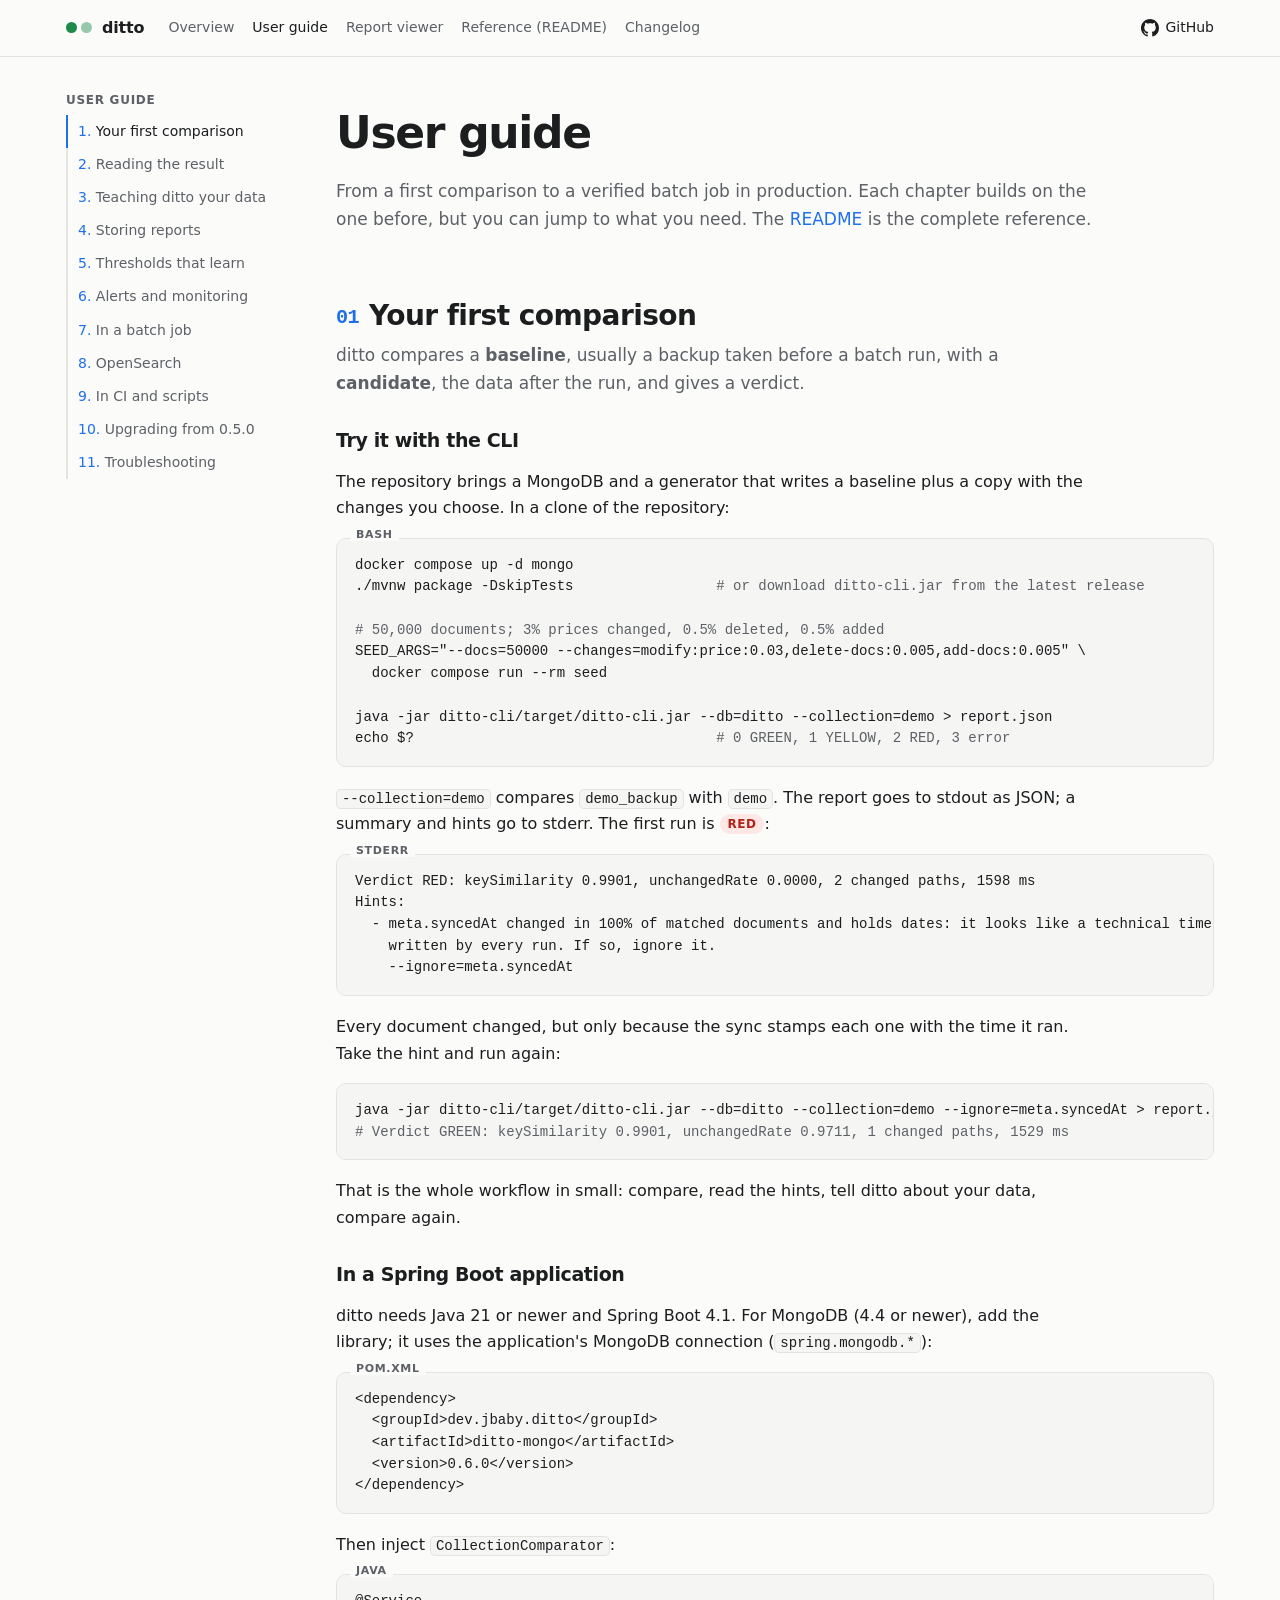
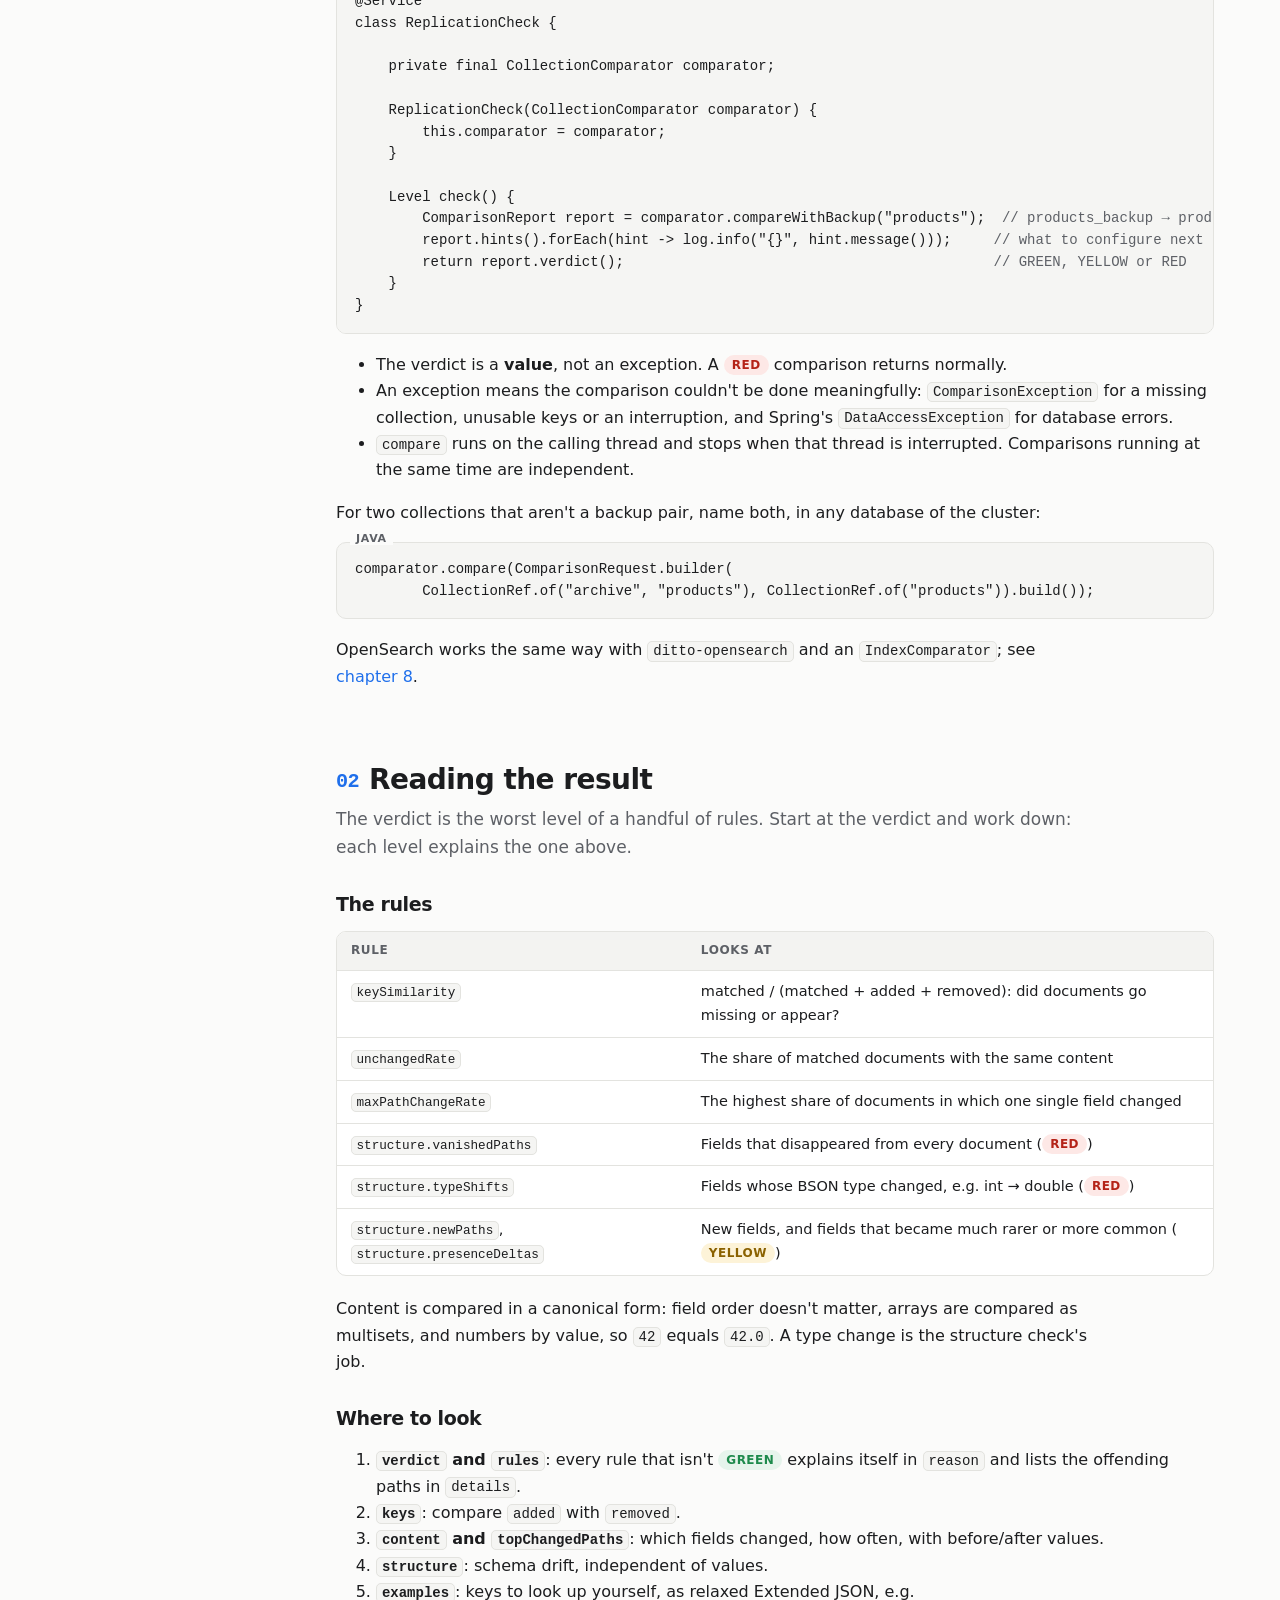
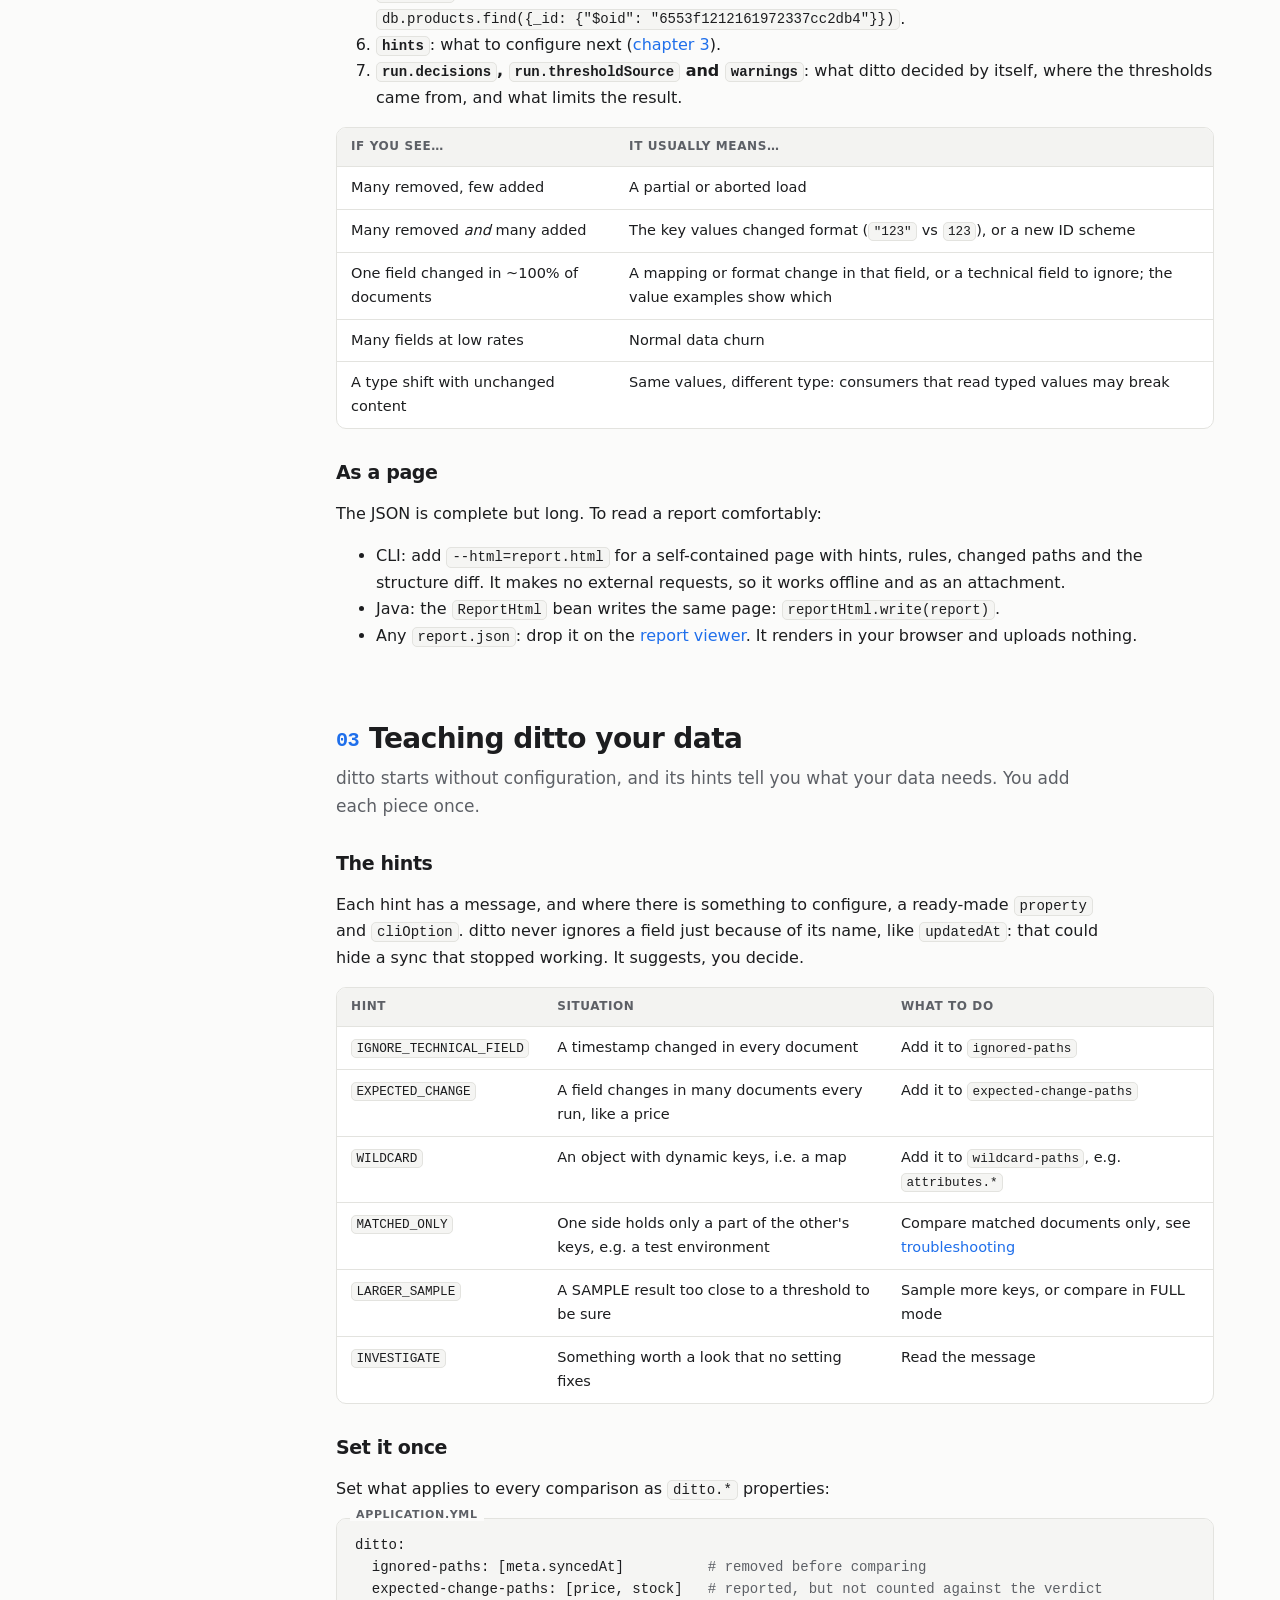
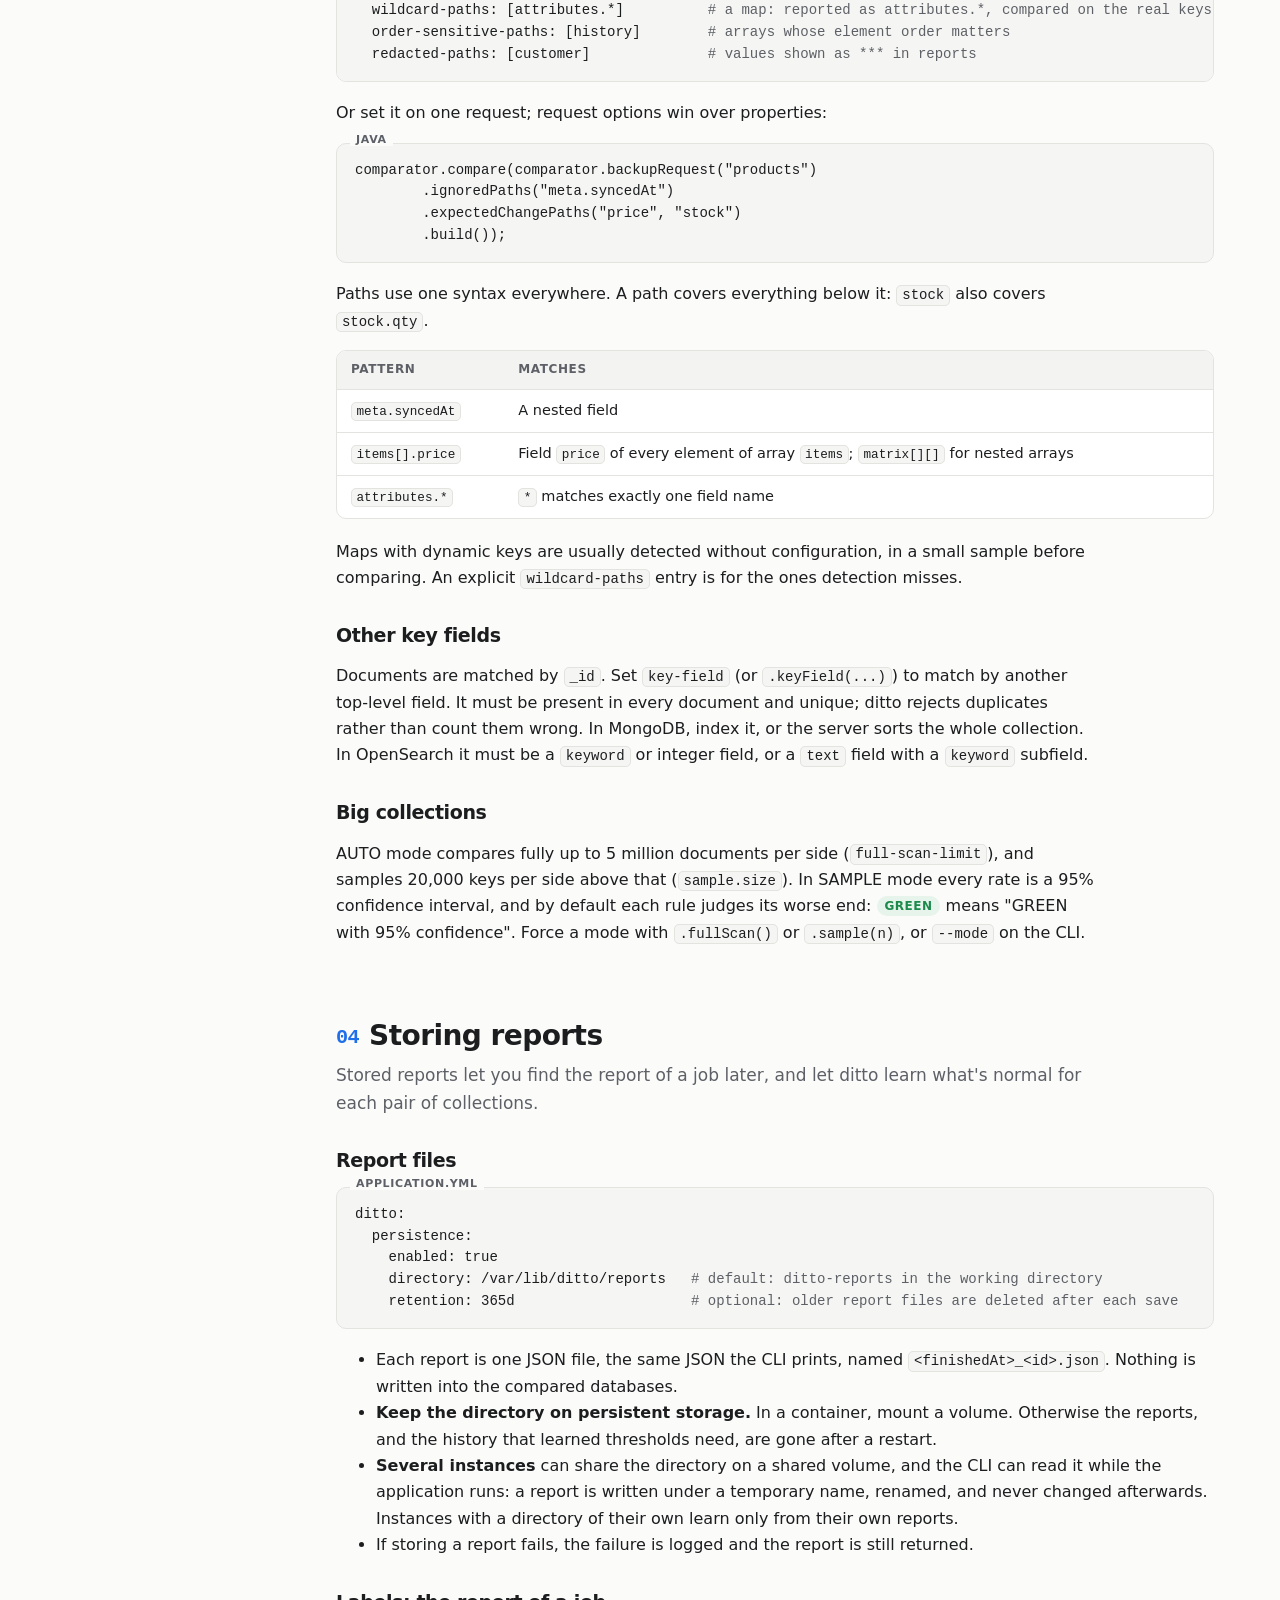
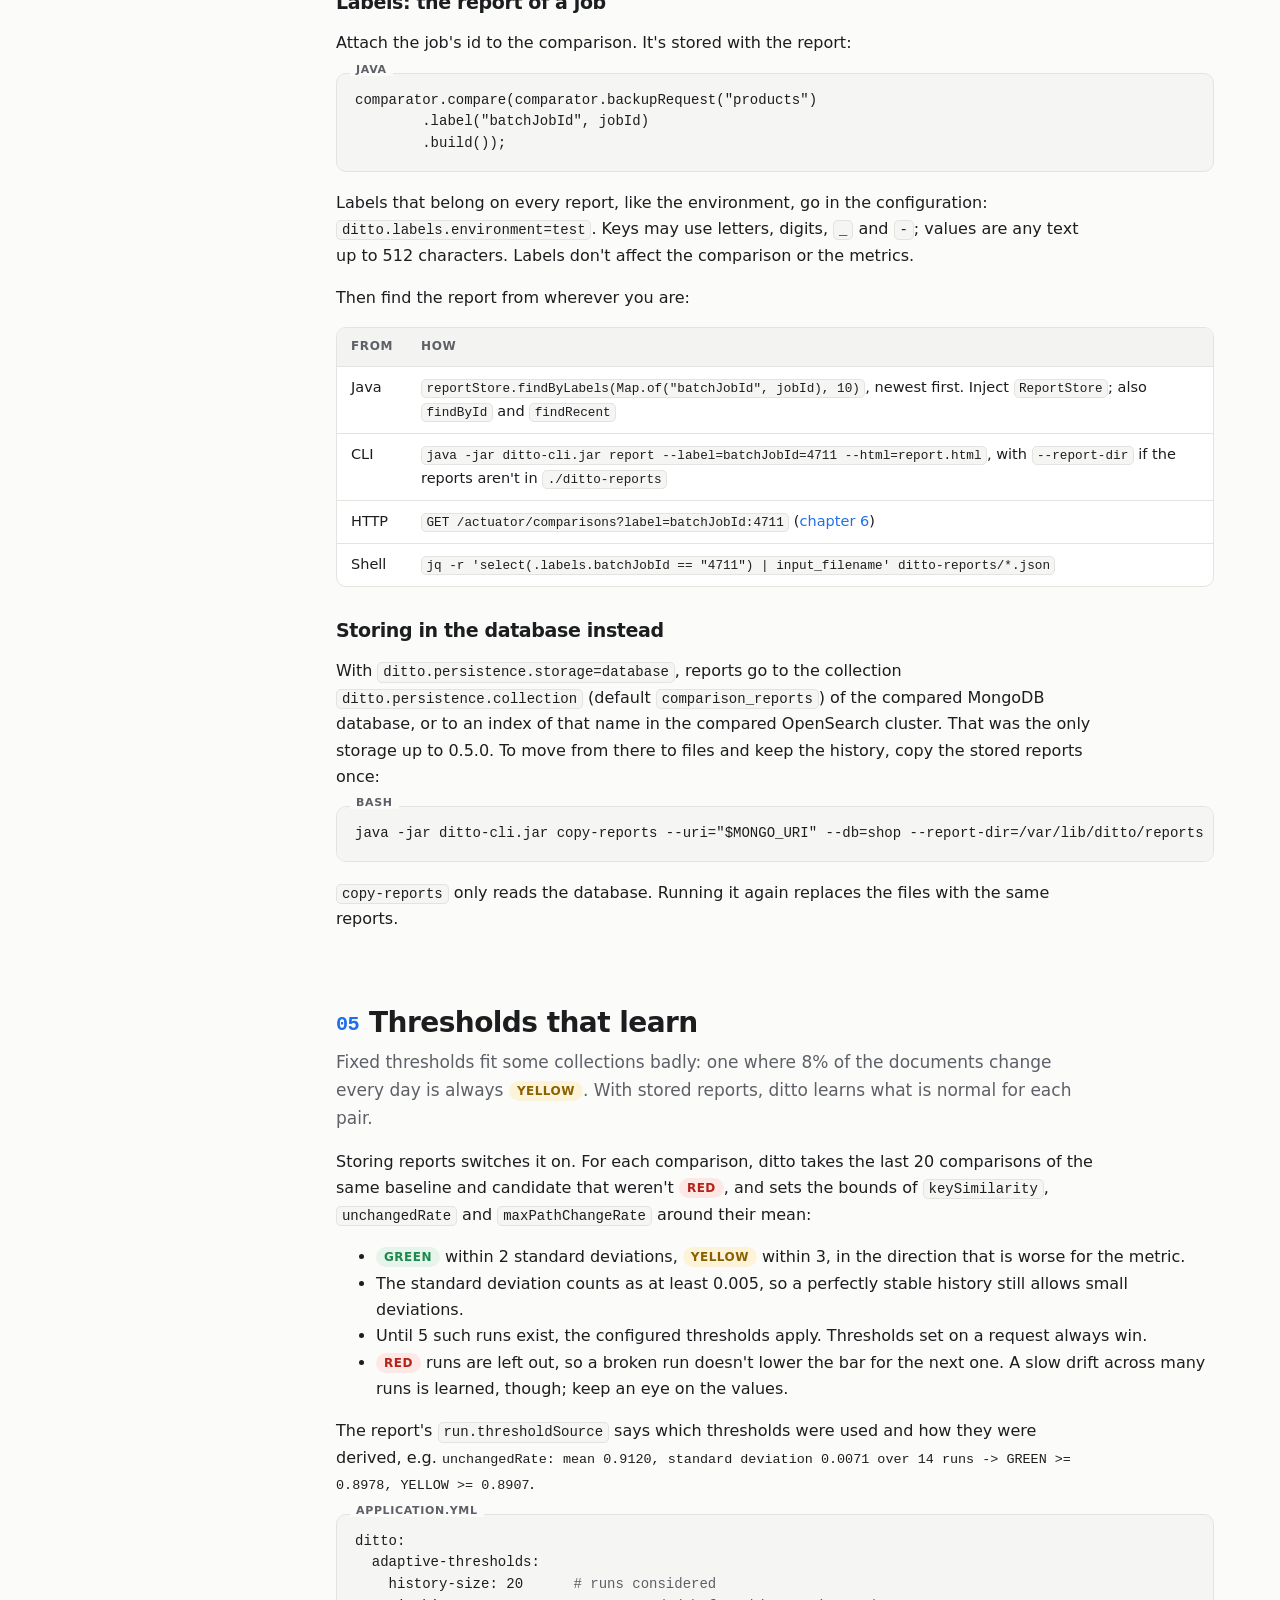
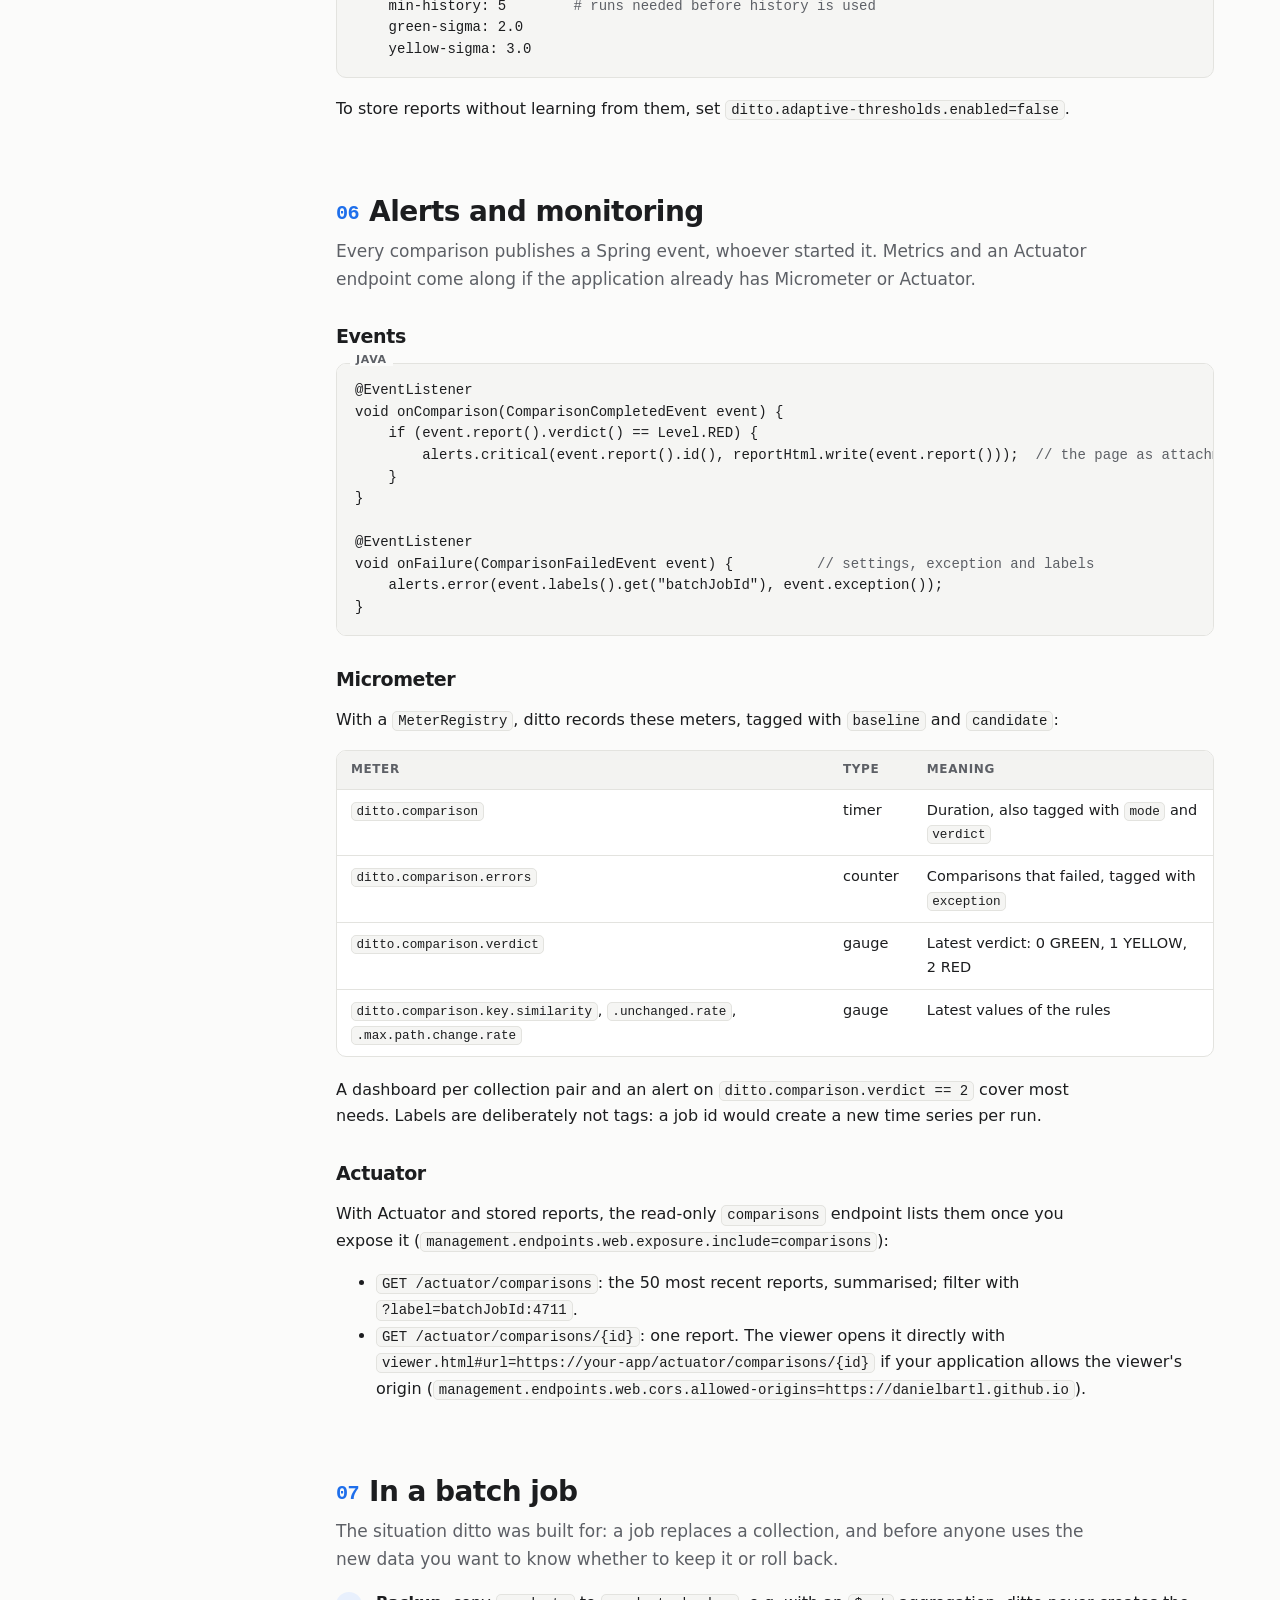
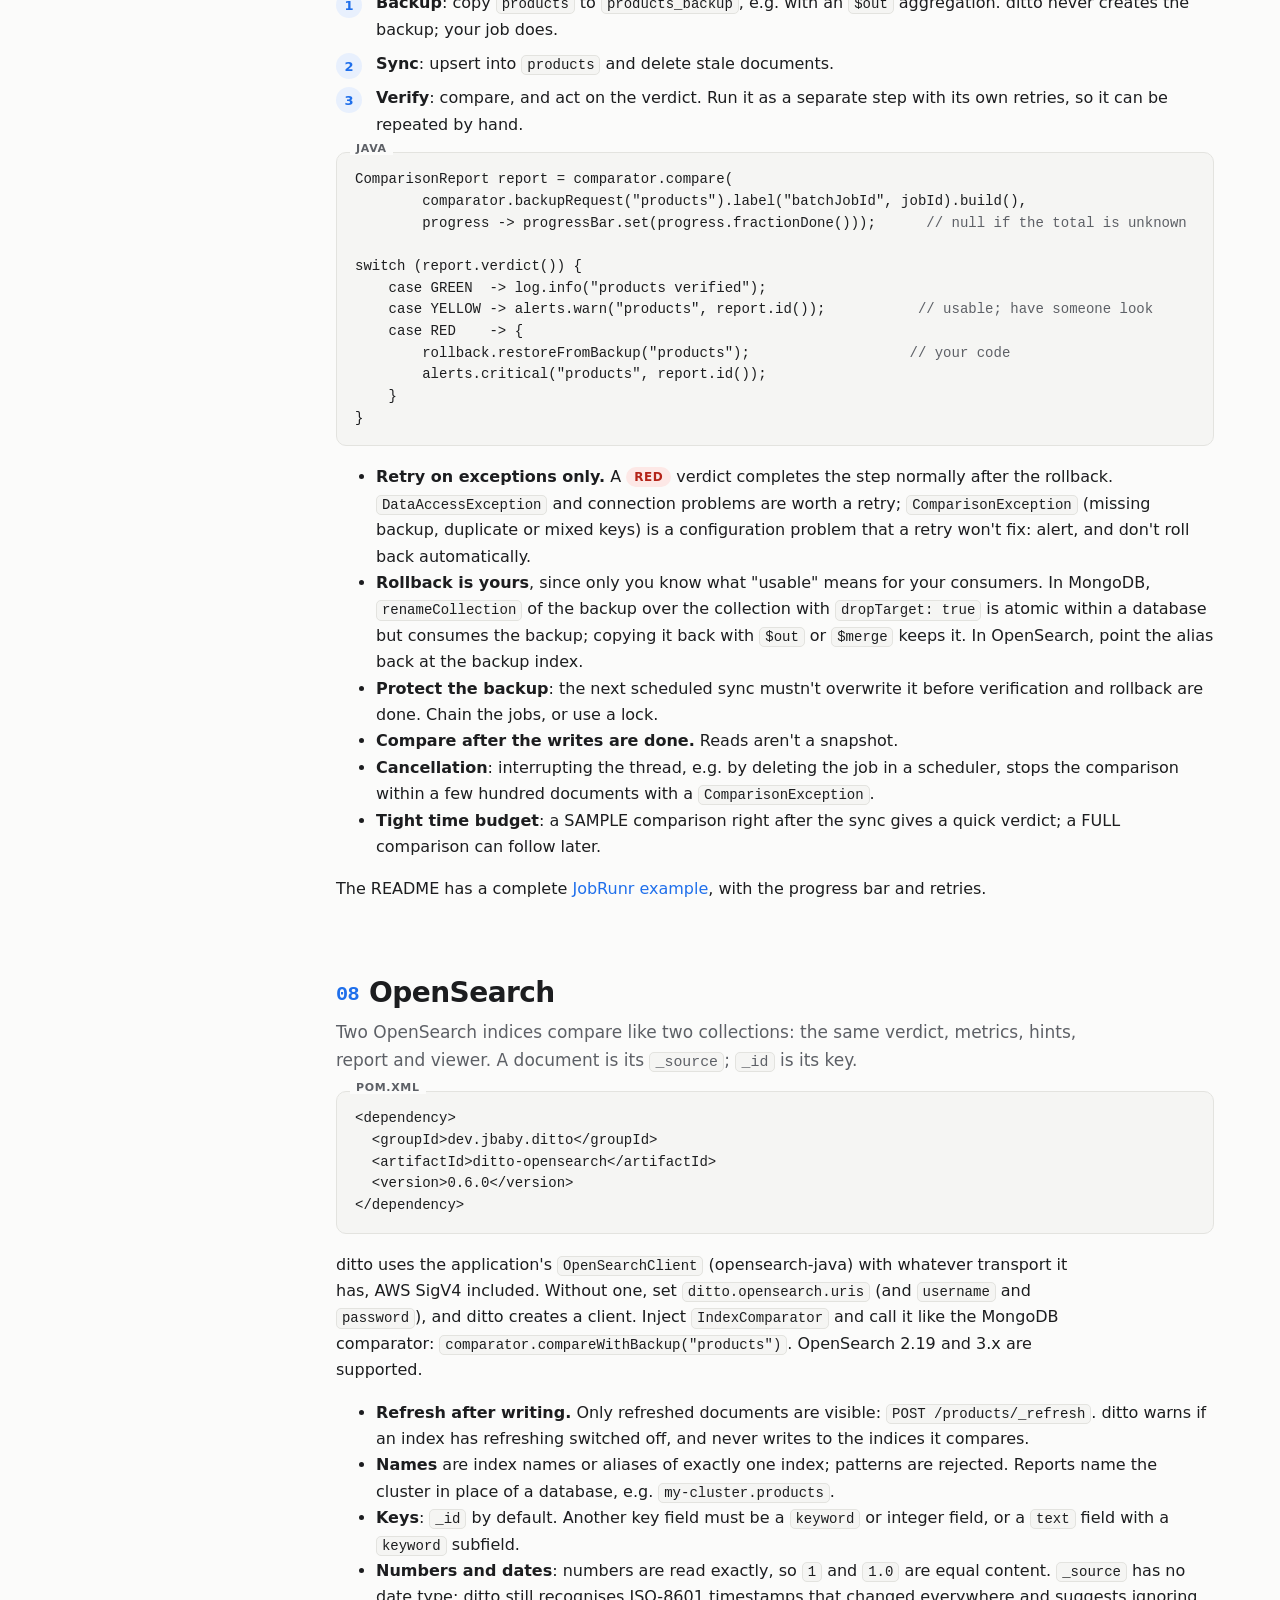
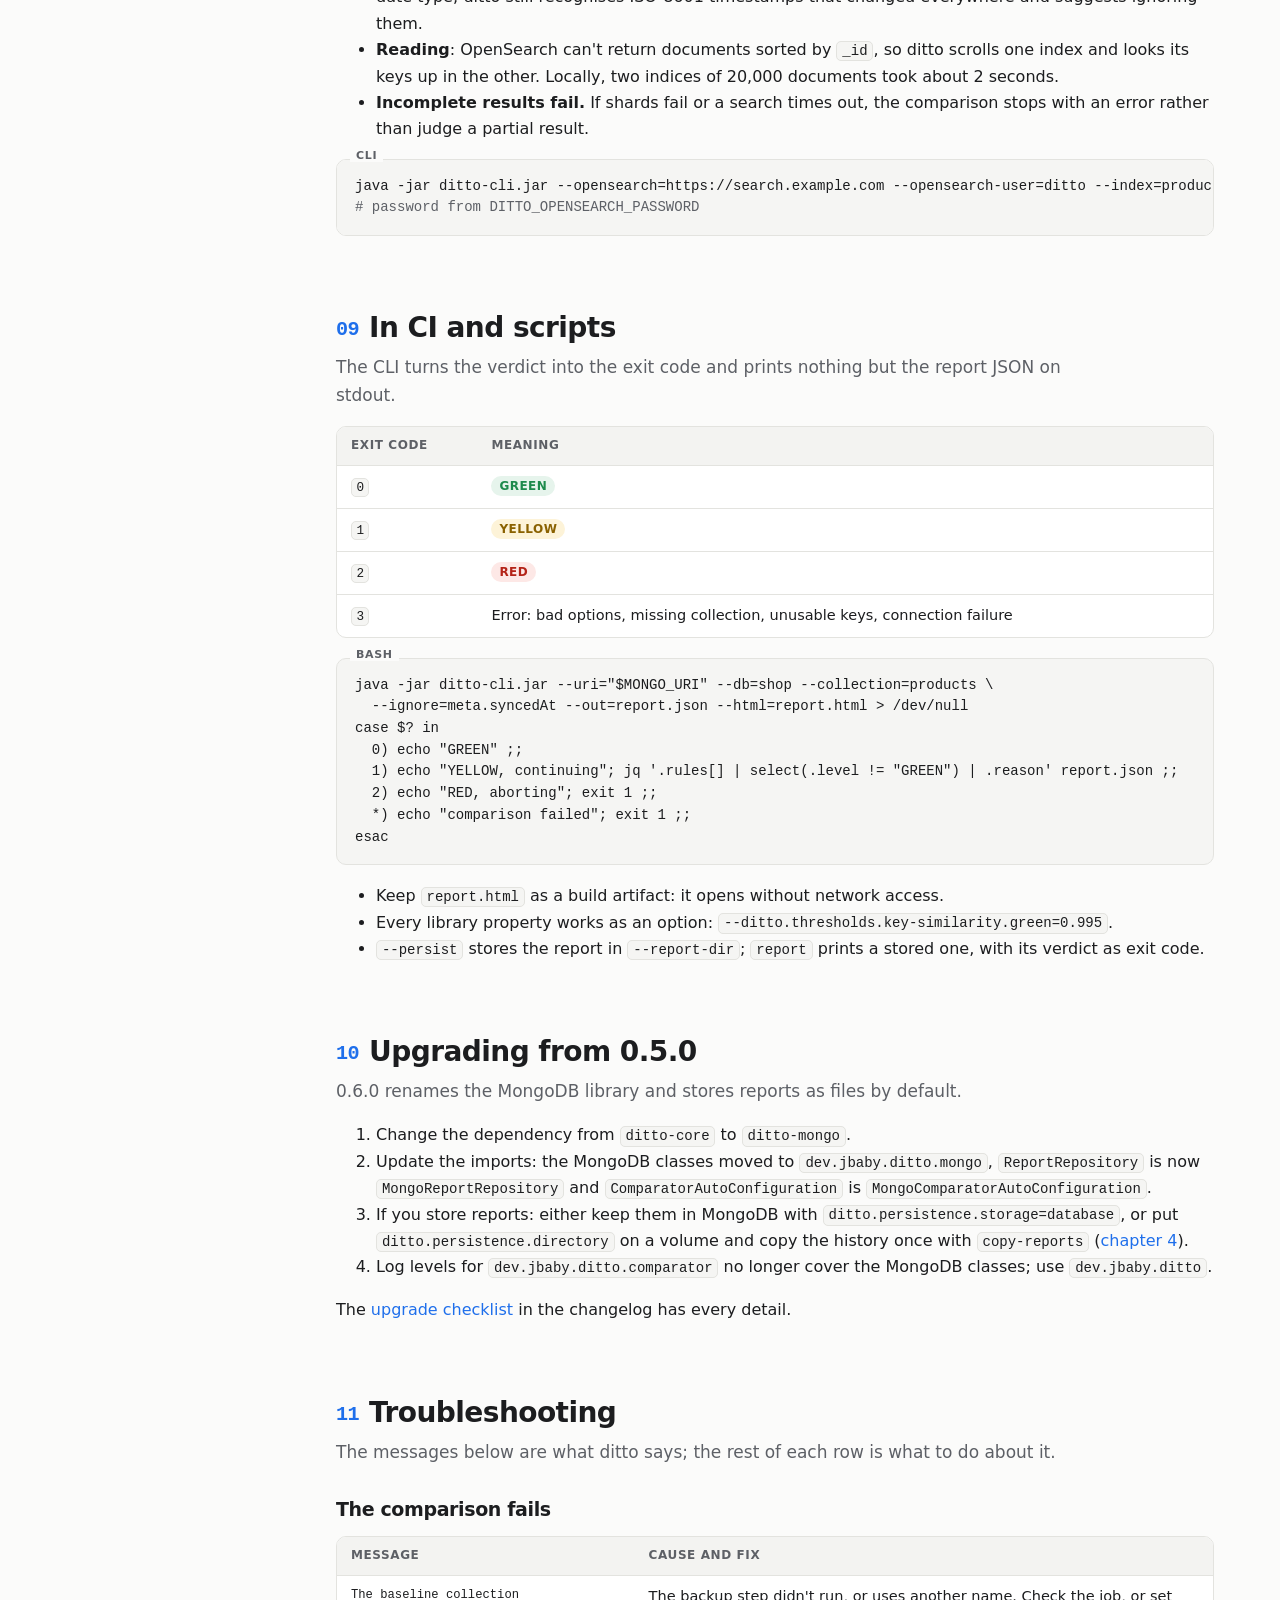
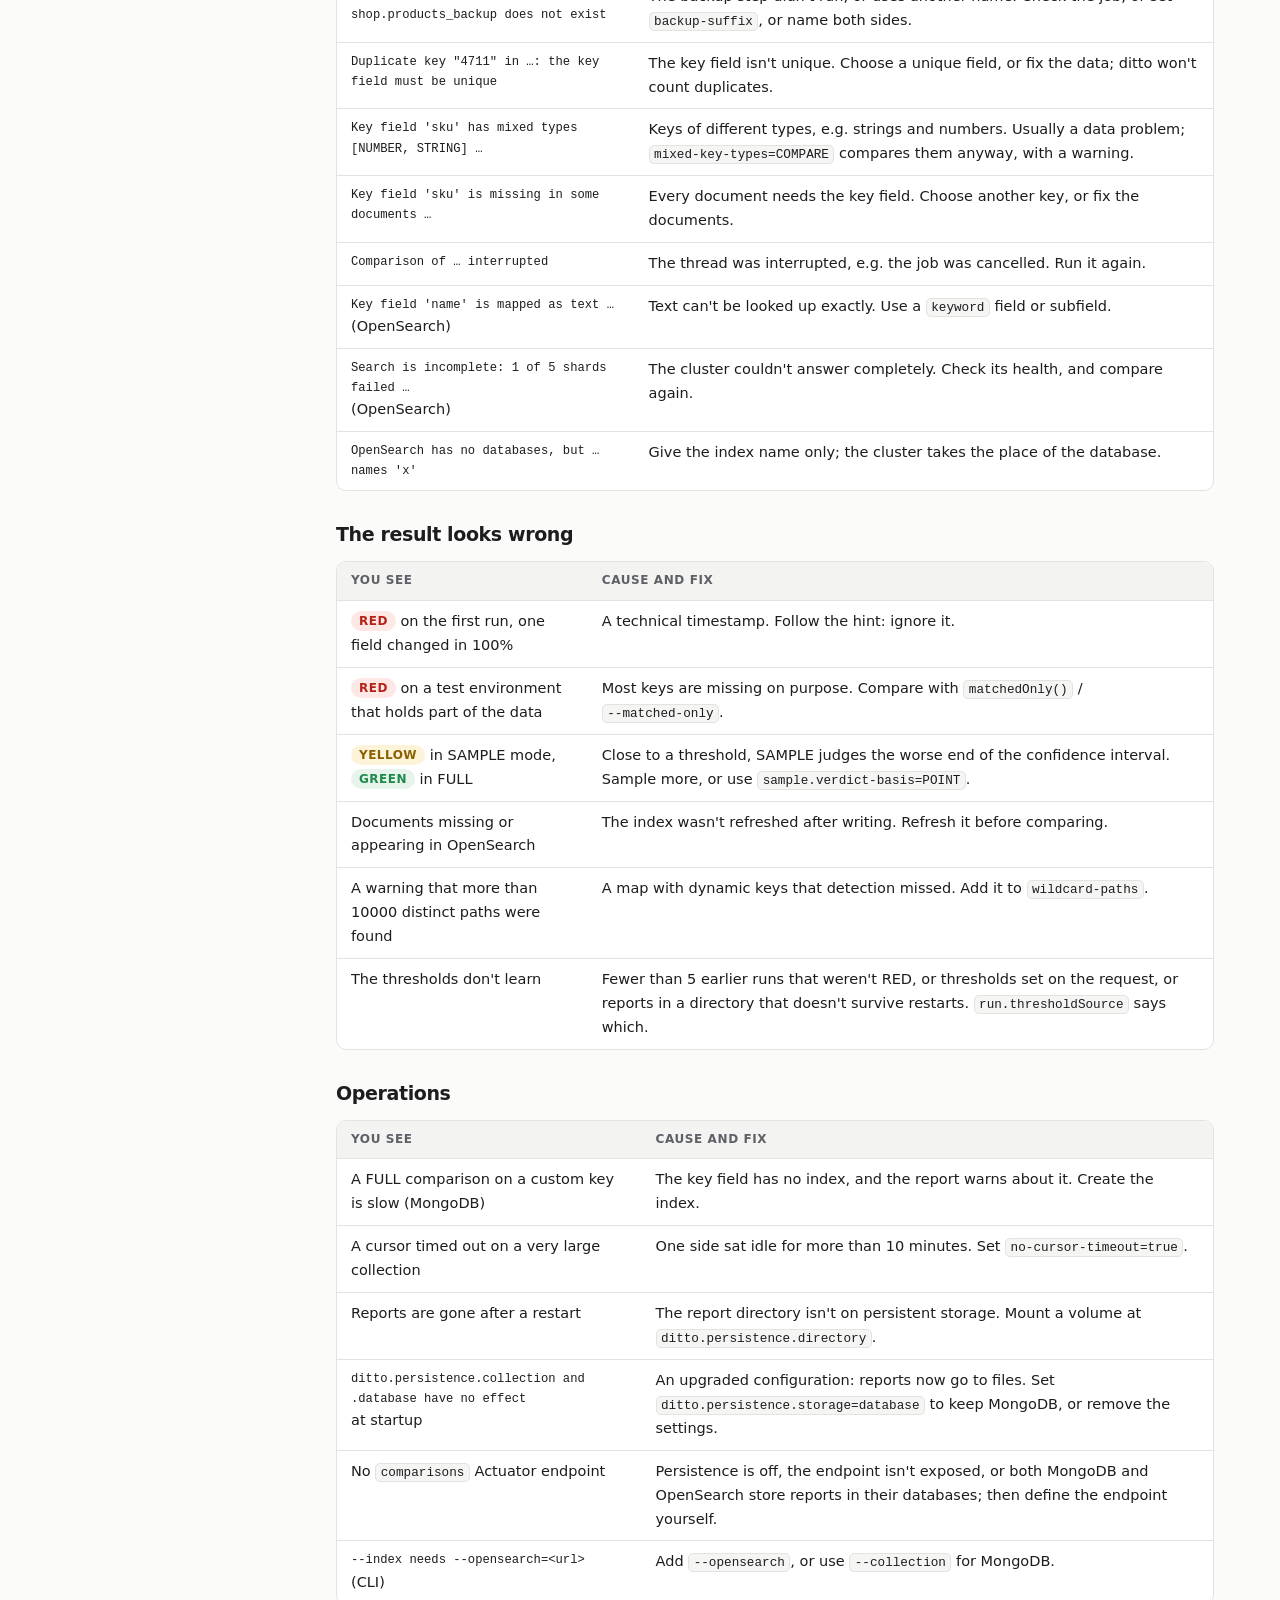
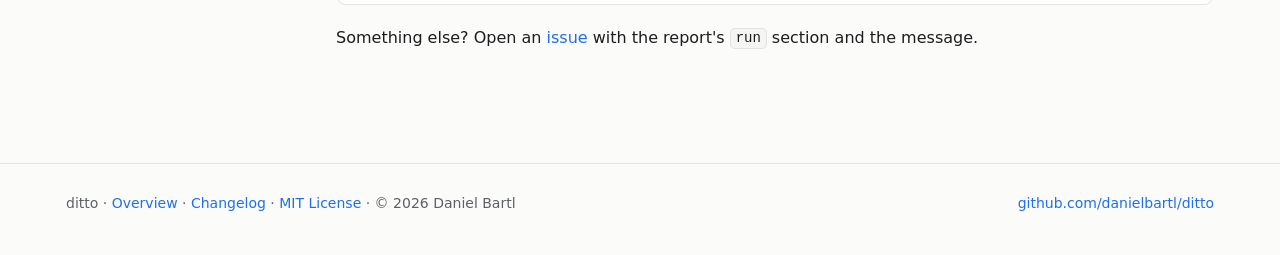
<file: docs/guide.html>
<!doctype html>
<html lang="en">
<head>
<meta charset="utf-8">
<meta name="viewport" content="width=device-width, initial-scale=1">
<title>ditto · User guide</title>
<meta name="description" content="Step by step from a first ditto comparison to a verified batch job in production: reading the verdict, following the hints, storing reports, learned thresholds, alerts, OpenSearch, CI and troubleshooting.">
<link rel="icon" href="data:image/svg+xml,%3Csvg xmlns='http://www.w3.org/2000/svg' viewBox='0 0 32 32'%3E%3Ccircle cx='9' cy='16' r='6' fill='%2322a35a'/%3E%3Ccircle cx='23' cy='16' r='6' fill='%2322a35a' fill-opacity='.45'/%3E%3C/svg%3E">
<link rel="stylesheet" href="site.css">
<style>
.guide { display: grid; grid-template-columns: 230px minmax(0, 1fr); gap: 40px; max-width: 1180px; margin: 0 auto; padding: 0 16px; }
.toc { position: sticky; top: 56px; align-self: start; max-height: calc(100vh - 56px); overflow-y: auto; padding: 36px 0 24px; font-size: 14px; }
.toc p { margin: 0 0 8px; font: 600 12px var(--sans); text-transform: uppercase; letter-spacing: .06em; color: var(--muted); }
.toc ol { list-style: none; padding: 0; margin: 0; counter-reset: chapter; }
.toc li { counter-increment: chapter; }
.toc a { display: block; padding: 5px 10px; border-left: 2px solid var(--border); color: var(--muted); }
.toc a::before { content: counter(chapter) ". "; color: var(--accent); font-variant-numeric: tabular-nums; }
.toc a:hover { color: var(--text); text-decoration: none; }
.toc a.active { color: var(--text); border-left-color: var(--accent); }
article { min-width: 0; padding-bottom: 24px; }
article .intro { padding: 48px 0 0; }
article .intro h1 { font-size: clamp(30px, 5vw, 44px); margin: 0 0 12px; letter-spacing: -0.03em; }
article section { padding: 48px 0 8px; }
article h2 .n { color: var(--accent); font: 600 0.72em var(--mono); margin-right: 10px; vertical-align: 2px; }
nav.links a[aria-current="page"] { color: var(--text); }
.msg { font-family: var(--mono); font-size: .84em; }
td .msg { display: block; }
@media (max-width: 860px) {
  .guide { grid-template-columns: 1fr; gap: 0; }
  .toc { position: static; max-height: none; padding: 20px 0 0; }
  /* chapters as a compact row of pills instead of a screen-high list */
  .toc ol { display: flex; flex-wrap: wrap; gap: 6px; }
  .toc a { border: 1px solid var(--border); border-radius: 999px; padding: 2px 10px; background: var(--surface); }
  .toc a.active { border-color: var(--accent); }
}
</style>
</head>
<body>

<header class="top">
  <div class="wrap" style="max-width: 1180px">
    <a class="brand" href="index.html"><span class="dots"><i></i><i></i></span>ditto</a>
    <nav class="links" aria-label="Site">
      <a href="index.html">Overview</a>
      <a href="guide.html" aria-current="page">User guide</a>
      <a href="viewer.html">Report viewer</a>
      <a href="https://github.com/danielbartl/ditto#readme">Reference (README)</a>
      <a href="https://github.com/danielbartl/ditto/blob/master/CHANGELOG.md">Changelog</a>
    </nav>
    <a class="gh" href="https://github.com/danielbartl/ditto" aria-label="GitHub repository">
      <svg viewBox="0 0 16 16" aria-hidden="true"><path d="M8 0C3.58 0 0 3.58 0 8c0 3.54 2.29 6.53 5.47 7.59.4.07.55-.17.55-.38 0-.19-.01-.82-.01-1.49-2.01.37-2.53-.49-2.69-.94-.09-.23-.48-.94-.82-1.13-.28-.15-.68-.52-.01-.53.63-.01 1.08.58 1.23.82.72 1.21 1.87.87 2.33.66.07-.52.28-.87.51-1.07-1.78-.2-3.64-.89-3.64-3.95 0-.87.31-1.59.82-2.15-.08-.2-.36-1.02.08-2.12 0 0 .67-.21 2.2.82.64-.18 1.32-.27 2-.27.68 0 1.36.09 2 .27 1.53-1.04 2.2-.82 2.2-.82.44 1.1.16 1.92.08 2.12.51.56.82 1.27.82 2.15 0 3.07-1.87 3.75-3.65 3.95.29.25.54.73.54 1.48 0 1.07-.01 1.93-.01 2.2 0 .21.15.46.55.38A8.013 8.013 0 0016 8c0-4.42-3.58-8-8-8z"/></svg>
      <span>GitHub</span>
    </a>
  </div>
</header>

<div class="guide">

<nav class="toc" aria-label="Chapters">
  <p>User guide</p>
  <ol>
    <li><a href="#first">Your first comparison</a></li>
    <li><a href="#reading">Reading the result</a></li>
    <li><a href="#hints">Teaching ditto your data</a></li>
    <li><a href="#storing">Storing reports</a></li>
    <li><a href="#learning">Thresholds that learn</a></li>
    <li><a href="#alerts">Alerts and monitoring</a></li>
    <li><a href="#batch">In a batch job</a></li>
    <li><a href="#opensearch">OpenSearch</a></li>
    <li><a href="#ci">In CI and scripts</a></li>
    <li><a href="#upgrading">Upgrading from 0.5.0</a></li>
    <li><a href="#troubleshooting">Troubleshooting</a></li>
  </ol>
</nav>

<article>

  <div class="intro">
    <h1>User guide</h1>
    <p class="lead">From a first comparison to a verified batch job in production. Each chapter builds on the one
      before, but you can jump to what you need. The <a href="https://github.com/danielbartl/ditto#readme">README</a>
      is the complete reference.</p>
  </div>

  <section id="first">
    <h2><span class="n">01</span>Your first comparison</h2>
    <p class="lead">ditto compares a <strong>baseline</strong>, usually a backup taken before a batch run, with a
      <strong>candidate</strong>, the data after the run, and gives a verdict.</p>

    <h3>Try it with the CLI</h3>
    <p>The repository brings a MongoDB and a generator that writes a baseline plus a copy with the changes you choose.
      In a clone of the repository:</p>
    <div class="code"><span class="label">bash</span><pre>docker compose up -d mongo
./mvnw package -DskipTests                 <span class="c"># or download ditto-cli.jar from the latest release</span>

<span class="c"># 50,000 documents; 3% prices changed, 0.5% deleted, 0.5% added</span>
SEED_ARGS="--docs=50000 --changes=modify:price:0.03,delete-docs:0.005,add-docs:0.005" \
  docker compose run --rm seed

java -jar ditto-cli/target/ditto-cli.jar --db=ditto --collection=demo &gt; report.json
echo $?                                    <span class="c"># 0 GREEN, 1 YELLOW, 2 RED, 3 error</span></pre></div>
    <p><code>--collection=demo</code> compares <code>demo_backup</code> with <code>demo</code>. The report goes to
      stdout as JSON; a summary and hints go to stderr. The first run is <span class="chip red">RED</span>:</p>
    <div class="code"><span class="label">stderr</span><pre>Verdict RED: keySimilarity 0.9901, unchangedRate 0.0000, 2 changed paths, 1598 ms
Hints:
  - meta.syncedAt changed in 100% of matched documents and holds dates: it looks like a technical timestamp
    written by every run. If so, ignore it.
    --ignore=meta.syncedAt</pre></div>
    <p>Every document changed, but only because the sync stamps each one with the time it ran. Take the hint and run
      again:</p>
    <div class="code"><pre>java -jar ditto-cli/target/ditto-cli.jar --db=ditto --collection=demo --ignore=meta.syncedAt &gt; report.json
<span class="c"># Verdict GREEN: keySimilarity 0.9901, unchangedRate 0.9711, 1 changed paths, 1529 ms</span></pre></div>
    <p>That is the whole workflow in small: compare, read the hints, tell ditto about your data, compare again.</p>

    <h3>In a Spring Boot application</h3>
    <p>ditto needs Java 21 or newer and Spring Boot 4.1. For MongoDB (4.4 or newer), add the library; it uses the
      application's MongoDB connection (<code>spring.mongodb.*</code>):</p>
    <div class="code"><span class="label">pom.xml</span><pre>&lt;dependency&gt;
  &lt;groupId&gt;dev.jbaby.ditto&lt;/groupId&gt;
  &lt;artifactId&gt;ditto-mongo&lt;/artifactId&gt;
  &lt;version&gt;0.6.0&lt;/version&gt;
&lt;/dependency&gt;</pre></div>
    <p>Then inject <code>CollectionComparator</code>:</p>
    <div class="code"><span class="label">Java</span><pre>@Service
class ReplicationCheck {

    private final CollectionComparator comparator;

    ReplicationCheck(CollectionComparator comparator) {
        this.comparator = comparator;
    }

    Level check() {
        ComparisonReport report = comparator.compareWithBackup("products");  <span class="c">// products_backup → products</span>
        report.hints().forEach(hint -&gt; log.info("{}", hint.message()));     <span class="c">// what to configure next</span>
        return report.verdict();                                            <span class="c">// GREEN, YELLOW or RED</span>
    }
}</pre></div>
    <ul>
      <li>The verdict is a <strong>value</strong>, not an exception. A <span class="chip red">RED</span> comparison
        returns normally.</li>
      <li>An exception means the comparison couldn't be done meaningfully: <code>ComparisonException</code> for a
        missing collection, unusable keys or an interruption, and Spring's <code>DataAccessException</code> for
        database errors.</li>
      <li><code>compare</code> runs on the calling thread and stops when that thread is interrupted. Comparisons
        running at the same time are independent.</li>
    </ul>
    <p>For two collections that aren't a backup pair, name both, in any database of the cluster:</p>
    <div class="code"><span class="label">Java</span><pre>comparator.compare(ComparisonRequest.builder(
        CollectionRef.of("archive", "products"), CollectionRef.of("products")).build());</pre></div>
    <p>OpenSearch works the same way with <code>ditto-opensearch</code> and an <code>IndexComparator</code>; see
      <a href="#opensearch">chapter 8</a>.</p>
  </section>

  <section id="reading">
    <h2><span class="n">02</span>Reading the result</h2>
    <p class="lead">The verdict is the worst level of a handful of rules. Start at the verdict and work down: each level
      explains the one above.</p>

    <h3>The rules</h3>
    <div class="table"><table>
      <tr><th>Rule</th><th>Looks at</th></tr>
      <tr><td><code>keySimilarity</code></td><td>matched / (matched + added + removed): did documents go missing or appear?</td></tr>
      <tr><td><code>unchangedRate</code></td><td>The share of matched documents with the same content</td></tr>
      <tr><td><code>maxPathChangeRate</code></td><td>The highest share of documents in which one single field changed</td></tr>
      <tr><td><code>structure.vanishedPaths</code></td><td>Fields that disappeared from every document (<span class="chip red">RED</span>)</td></tr>
      <tr><td><code>structure.typeShifts</code></td><td>Fields whose BSON type changed, e.g. int → double (<span class="chip red">RED</span>)</td></tr>
      <tr><td><code>structure.newPaths</code>, <code>structure.presenceDeltas</code></td><td>New fields, and fields that became much rarer or more common (<span class="chip yellow">YELLOW</span>)</td></tr>
    </table></div>
    <p>Content is compared in a canonical form: field order doesn't matter, arrays are compared as multisets, and
      numbers by value, so <code>42</code> equals <code>42.0</code>. A type change is the structure check's job.</p>

    <h3>Where to look</h3>
    <ol>
      <li><strong><code>verdict</code> and <code>rules</code></strong>: every rule that isn't
        <span class="chip green">GREEN</span> explains itself in <code>reason</code> and lists the offending paths in
        <code>details</code>.</li>
      <li><strong><code>keys</code></strong>: compare <code>added</code> with <code>removed</code>.</li>
      <li><strong><code>content</code> and <code>topChangedPaths</code></strong>: which fields changed, how often, with
        before/after values.</li>
      <li><strong><code>structure</code></strong>: schema drift, independent of values.</li>
      <li><strong><code>examples</code></strong>: keys to look up yourself, as relaxed Extended JSON, e.g.
        <code>db.products.find({_id: {"$oid": "6553f1212161972337cc2db4"}})</code>.</li>
      <li><strong><code>hints</code></strong>: what to configure next (<a href="#hints">chapter 3</a>).</li>
      <li><strong><code>run.decisions</code>, <code>run.thresholdSource</code> and <code>warnings</code></strong>: what
        ditto decided by itself, where the thresholds came from, and what limits the result.</li>
    </ol>
    <div class="table"><table>
      <tr><th>If you see…</th><th>It usually means…</th></tr>
      <tr><td>Many removed, few added</td><td>A partial or aborted load</td></tr>
      <tr><td>Many removed <em>and</em> many added</td><td>The key values changed format (<code>"123"</code> vs <code>123</code>), or a new ID scheme</td></tr>
      <tr><td>One field changed in ~100% of documents</td><td>A mapping or format change in that field, or a technical field to ignore; the value examples show which</td></tr>
      <tr><td>Many fields at low rates</td><td>Normal data churn</td></tr>
      <tr><td>A type shift with unchanged content</td><td>Same values, different type: consumers that read typed values may break</td></tr>
    </table></div>

    <h3>As a page</h3>
    <p>The JSON is complete but long. To read a report comfortably:</p>
    <ul>
      <li>CLI: add <code>--html=report.html</code> for a self-contained page with hints, rules, changed paths and the
        structure diff. It makes no external requests, so it works offline and as an attachment.</li>
      <li>Java: the <code>ReportHtml</code> bean writes the same page: <code>reportHtml.write(report)</code>.</li>
      <li>Any <code>report.json</code>: drop it on the <a href="viewer.html">report viewer</a>. It renders in your
        browser and uploads nothing.</li>
    </ul>
  </section>

  <section id="hints">
    <h2><span class="n">03</span>Teaching ditto your data</h2>
    <p class="lead">ditto starts without configuration, and its hints tell you what your data needs. You add each
      piece once.</p>

    <h3>The hints</h3>
    <p>Each hint has a message, and where there is something to configure, a ready-made <code>property</code> and
      <code>cliOption</code>. ditto never ignores a field just because of its name, like <code>updatedAt</code>: that
      could hide a sync that stopped working. It suggests, you decide.</p>
    <div class="table"><table>
      <tr><th>Hint</th><th>Situation</th><th>What to do</th></tr>
      <tr><td><code>IGNORE_TECHNICAL_FIELD</code></td><td>A timestamp changed in every document</td><td>Add it to <code>ignored-paths</code></td></tr>
      <tr><td><code>EXPECTED_CHANGE</code></td><td>A field changes in many documents every run, like a price</td><td>Add it to <code>expected-change-paths</code></td></tr>
      <tr><td><code>WILDCARD</code></td><td>An object with dynamic keys, i.e. a map</td><td>Add it to <code>wildcard-paths</code>, e.g. <code>attributes.*</code></td></tr>
      <tr><td><code>MATCHED_ONLY</code></td><td>One side holds only a part of the other's keys, e.g. a test environment</td><td>Compare matched documents only, see <a href="#troubleshooting">troubleshooting</a></td></tr>
      <tr><td><code>LARGER_SAMPLE</code></td><td>A SAMPLE result too close to a threshold to be sure</td><td>Sample more keys, or compare in FULL mode</td></tr>
      <tr><td><code>INVESTIGATE</code></td><td>Something worth a look that no setting fixes</td><td>Read the message</td></tr>
    </table></div>

    <h3>Set it once</h3>
    <p>Set what applies to every comparison as <code>ditto.*</code> properties:</p>
    <div class="code"><span class="label">application.yml</span><pre>ditto:
  ignored-paths: [meta.syncedAt]          <span class="c"># removed before comparing</span>
  expected-change-paths: [price, stock]   <span class="c"># reported, but not counted against the verdict</span>
  wildcard-paths: [attributes.*]          <span class="c"># a map: reported as attributes.*, compared on the real keys</span>
  order-sensitive-paths: [history]        <span class="c"># arrays whose element order matters</span>
  redacted-paths: [customer]              <span class="c"># values shown as *** in reports</span></pre></div>
    <p>Or set it on one request; request options win over properties:</p>
    <div class="code"><span class="label">Java</span><pre>comparator.compare(comparator.backupRequest("products")
        .ignoredPaths("meta.syncedAt")
        .expectedChangePaths("price", "stock")
        .build());</pre></div>
    <p>Paths use one syntax everywhere. A path covers everything below it: <code>stock</code> also covers
      <code>stock.qty</code>.</p>
    <div class="table"><table>
      <tr><th>Pattern</th><th>Matches</th></tr>
      <tr><td><code>meta.syncedAt</code></td><td>A nested field</td></tr>
      <tr><td><code>items[].price</code></td><td>Field <code>price</code> of every element of array <code>items</code>; <code>matrix[][]</code> for nested arrays</td></tr>
      <tr><td><code>attributes.*</code></td><td><code>*</code> matches exactly one field name</td></tr>
    </table></div>
    <p>Maps with dynamic keys are usually detected without configuration, in a small sample before comparing. An
      explicit <code>wildcard-paths</code> entry is for the ones detection misses.</p>

    <h3>Other key fields</h3>
    <p>Documents are matched by <code>_id</code>. Set <code>key-field</code> (or <code>.keyField(...)</code>) to match
      by another top-level field. It must be present in every document and unique; ditto rejects duplicates rather
      than count them wrong. In MongoDB, index it, or the server sorts the whole collection. In OpenSearch it must be
      a <code>keyword</code> or integer field, or a <code>text</code> field with a <code>keyword</code> subfield.</p>

    <h3>Big collections</h3>
    <p>AUTO mode compares fully up to 5 million documents per side (<code>full-scan-limit</code>), and samples 20,000
      keys per side above that (<code>sample.size</code>). In SAMPLE mode every rate is a 95% confidence interval, and
      by default each rule judges its worse end: <span class="chip green">GREEN</span> means "GREEN with 95%
      confidence". Force a mode with <code>.fullScan()</code> or <code>.sample(n)</code>, or <code>--mode</code> on the
      CLI.</p>
  </section>

  <section id="storing">
    <h2><span class="n">04</span>Storing reports</h2>
    <p class="lead">Stored reports let you find the report of a job later, and let ditto learn what's normal for each
      pair of collections.</p>

    <h3>Report files</h3>
    <div class="code"><span class="label">application.yml</span><pre>ditto:
  persistence:
    enabled: true
    directory: /var/lib/ditto/reports   <span class="c"># default: ditto-reports in the working directory</span>
    retention: 365d                     <span class="c"># optional: older report files are deleted after each save</span></pre></div>
    <ul>
      <li>Each report is one JSON file, the same JSON the CLI prints, named <code>&lt;finishedAt&gt;_&lt;id&gt;.json</code>.
        Nothing is written into the compared databases.</li>
      <li><strong>Keep the directory on persistent storage.</strong> In a container, mount a volume. Otherwise the
        reports, and the history that learned thresholds need, are gone after a restart.</li>
      <li><strong>Several instances</strong> can share the directory on a shared volume, and the CLI can read it while
        the application runs: a report is written under a temporary name, renamed, and never changed afterwards.
        Instances with a directory of their own learn only from their own reports.</li>
      <li>If storing a report fails, the failure is logged and the report is still returned.</li>
    </ul>

    <h3>Labels: the report of a job</h3>
    <p>Attach the job's id to the comparison. It's stored with the report:</p>
    <div class="code"><span class="label">Java</span><pre>comparator.compare(comparator.backupRequest("products")
        .label("batchJobId", jobId)
        .build());</pre></div>
    <p>Labels that belong on every report, like the environment, go in the configuration:
      <code>ditto.labels.environment=test</code>. Keys may use letters, digits, <code>_</code> and <code>-</code>;
      values are any text up to 512 characters. Labels don't affect the comparison or the metrics.</p>
    <p>Then find the report from wherever you are:</p>
    <div class="table"><table>
      <tr><th>From</th><th>How</th></tr>
      <tr><td>Java</td><td><code>reportStore.findByLabels(Map.of("batchJobId", jobId), 10)</code>, newest first. Inject <code>ReportStore</code>; also <code>findById</code> and <code>findRecent</code></td></tr>
      <tr><td>CLI</td><td><code>java -jar ditto-cli.jar report --label=batchJobId=4711 --html=report.html</code>, with <code>--report-dir</code> if the reports aren't in <code>./ditto-reports</code></td></tr>
      <tr><td>HTTP</td><td><code>GET /actuator/comparisons?label=batchJobId:4711</code> (<a href="#alerts">chapter 6</a>)</td></tr>
      <tr><td>Shell</td><td><code>jq -r 'select(.labels.batchJobId == "4711") | input_filename' ditto-reports/*.json</code></td></tr>
    </table></div>

    <h3>Storing in the database instead</h3>
    <p>With <code>ditto.persistence.storage=database</code>, reports go to the collection
      <code>ditto.persistence.collection</code> (default <code>comparison_reports</code>) of the compared MongoDB
      database, or to an index of that name in the compared OpenSearch cluster. That was the only storage up to 0.5.0.
      To move from there to files and keep the history, copy the stored reports once:</p>
    <div class="code"><span class="label">bash</span><pre>java -jar ditto-cli.jar copy-reports --uri="$MONGO_URI" --db=shop --report-dir=/var/lib/ditto/reports</pre></div>
    <p><code>copy-reports</code> only reads the database. Running it again replaces the files with the same
      reports.</p>
  </section>

  <section id="learning">
    <h2><span class="n">05</span>Thresholds that learn</h2>
    <p class="lead">Fixed thresholds fit some collections badly: one where 8% of the documents change every day is
      always <span class="chip yellow">YELLOW</span>. With stored reports, ditto learns what is normal for each pair.</p>
    <p>Storing reports switches it on. For each comparison, ditto takes the last 20 comparisons of the same
      baseline and candidate that weren't <span class="chip red">RED</span>, and sets the bounds of
      <code>keySimilarity</code>, <code>unchangedRate</code> and <code>maxPathChangeRate</code> around their mean:</p>
    <ul>
      <li><span class="chip green">GREEN</span> within 2 standard deviations, <span class="chip yellow">YELLOW</span>
        within 3, in the direction that is worse for the metric.</li>
      <li>The standard deviation counts as at least 0.005, so a perfectly stable history still allows small
        deviations.</li>
      <li>Until 5 such runs exist, the configured thresholds apply. Thresholds set on a request always win.</li>
      <li><span class="chip red">RED</span> runs are left out, so a broken run doesn't lower the bar for the next
        one. A slow drift across many runs is learned, though; keep an eye on the values.</li>
    </ul>
    <p>The report's <code>run.thresholdSource</code> says which thresholds were used and how they were derived, e.g.
      <span class="msg">unchangedRate: mean 0.9120, standard deviation 0.0071 over 14 runs -&gt; GREEN &gt;= 0.8978, YELLOW &gt;= 0.8907</span>.</p>
    <div class="code"><span class="label">application.yml</span><pre>ditto:
  adaptive-thresholds:
    history-size: 20      <span class="c"># runs considered</span>
    min-history: 5        <span class="c"># runs needed before history is used</span>
    green-sigma: 2.0
    yellow-sigma: 3.0</pre></div>
    <p>To store reports without learning from them, set <code>ditto.adaptive-thresholds.enabled=false</code>.</p>
  </section>

  <section id="alerts">
    <h2><span class="n">06</span>Alerts and monitoring</h2>
    <p class="lead">Every comparison publishes a Spring event, whoever started it. Metrics and an Actuator endpoint
      come along if the application already has Micrometer or Actuator.</p>

    <h3>Events</h3>
    <div class="code"><span class="label">Java</span><pre>@EventListener
void onComparison(ComparisonCompletedEvent event) {
    if (event.report().verdict() == Level.RED) {
        alerts.critical(event.report().id(), reportHtml.write(event.report()));  <span class="c">// the page as attachment</span>
    }
}

@EventListener
void onFailure(ComparisonFailedEvent event) {          <span class="c">// settings, exception and labels</span>
    alerts.error(event.labels().get("batchJobId"), event.exception());
}</pre></div>

    <h3>Micrometer</h3>
    <p>With a <code>MeterRegistry</code>, ditto records these meters, tagged with <code>baseline</code> and
      <code>candidate</code>:</p>
    <div class="table"><table>
      <tr><th>Meter</th><th>Type</th><th>Meaning</th></tr>
      <tr><td><code>ditto.comparison</code></td><td>timer</td><td>Duration, also tagged with <code>mode</code> and <code>verdict</code></td></tr>
      <tr><td><code>ditto.comparison.errors</code></td><td>counter</td><td>Comparisons that failed, tagged with <code>exception</code></td></tr>
      <tr><td><code>ditto.comparison.verdict</code></td><td>gauge</td><td>Latest verdict: 0 GREEN, 1 YELLOW, 2 RED</td></tr>
      <tr><td><code>ditto.comparison.key.similarity</code>, <code>.unchanged.rate</code>, <code>.max.path.change.rate</code></td><td>gauge</td><td>Latest values of the rules</td></tr>
    </table></div>
    <p>A dashboard per collection pair and an alert on <code>ditto.comparison.verdict == 2</code> cover most needs.
      Labels are deliberately not tags: a job id would create a new time series per run.</p>

    <h3>Actuator</h3>
    <p>With Actuator and stored reports, the read-only <code>comparisons</code> endpoint lists them once you expose
      it (<code>management.endpoints.web.exposure.include=comparisons</code>):</p>
    <ul>
      <li><code>GET /actuator/comparisons</code>: the 50 most recent reports, summarised; filter with
        <code>?label=batchJobId:4711</code>.</li>
      <li><code>GET /actuator/comparisons/{id}</code>: one report. The viewer opens it directly with
        <code>viewer.html#url=https://your-app/actuator/comparisons/{id}</code> if your application allows the
        viewer's origin (<code>management.endpoints.web.cors.allowed-origins=https://danielbartl.github.io</code>).</li>
    </ul>
  </section>

  <section id="batch">
    <h2><span class="n">07</span>In a batch job</h2>
    <p class="lead">The situation ditto was built for: a job replaces a collection, and before anyone uses the new
      data you want to know whether to keep it or roll back.</p>
    <ol class="steps">
      <li><strong>Backup</strong>: copy <code>products</code> to <code>products_backup</code>, e.g. with an
        <code>$out</code> aggregation. ditto never creates the backup; your job does.</li>
      <li><strong>Sync</strong>: upsert into <code>products</code> and delete stale documents.</li>
      <li><strong>Verify</strong>: compare, and act on the verdict. Run it as a separate step with its own retries, so
        it can be repeated by hand.</li>
    </ol>
    <div class="code"><span class="label">Java</span><pre>ComparisonReport report = comparator.compare(
        comparator.backupRequest("products").label("batchJobId", jobId).build(),
        progress -&gt; progressBar.set(progress.fractionDone()));      <span class="c">// null if the total is unknown</span>

switch (report.verdict()) {
    case GREEN  -&gt; log.info("products verified");
    case YELLOW -&gt; alerts.warn("products", report.id());           <span class="c">// usable; have someone look</span>
    case RED    -&gt; {
        rollback.restoreFromBackup("products");                   <span class="c">// your code</span>
        alerts.critical("products", report.id());
    }
}</pre></div>
    <ul>
      <li><strong>Retry on exceptions only.</strong> A <span class="chip red">RED</span> verdict completes the step
        normally after the rollback. <code>DataAccessException</code> and connection problems are worth a retry;
        <code>ComparisonException</code> (missing backup, duplicate or mixed keys) is a configuration problem that a
        retry won't fix: alert, and don't roll back automatically.</li>
      <li><strong>Rollback is yours</strong>, since only you know what "usable" means for your consumers. In MongoDB,
        <code>renameCollection</code> of the backup over the collection with <code>dropTarget: true</code> is atomic
        within a database but consumes the backup; copying it back with <code>$out</code> or <code>$merge</code> keeps
        it. In OpenSearch, point the alias back at the backup index.</li>
      <li><strong>Protect the backup</strong>: the next scheduled sync mustn't overwrite it before verification and
        rollback are done. Chain the jobs, or use a lock.</li>
      <li><strong>Compare after the writes are done.</strong> Reads aren't a snapshot.</li>
      <li><strong>Cancellation</strong>: interrupting the thread, e.g. by deleting the job in a scheduler, stops the
        comparison within a few hundred documents with a <code>ComparisonException</code>.</li>
      <li><strong>Tight time budget</strong>: a SAMPLE comparison right after the sync gives a quick verdict; a FULL
        comparison can follow later.</li>
    </ul>
    <p>The README has a complete <a href="https://github.com/danielbartl/ditto#running-it-as-a-jobrunr-job-after-a-batch-run">JobRunr
      example</a>, with the progress bar and retries.</p>
  </section>

  <section id="opensearch">
    <h2><span class="n">08</span>OpenSearch</h2>
    <p class="lead">Two OpenSearch indices compare like two collections: the same verdict, metrics, hints, report and
      viewer. A document is its <code>_source</code>; <code>_id</code> is its key.</p>
    <div class="code"><span class="label">pom.xml</span><pre>&lt;dependency&gt;
  &lt;groupId&gt;dev.jbaby.ditto&lt;/groupId&gt;
  &lt;artifactId&gt;ditto-opensearch&lt;/artifactId&gt;
  &lt;version&gt;0.6.0&lt;/version&gt;
&lt;/dependency&gt;</pre></div>
    <p>ditto uses the application's <code>OpenSearchClient</code> (opensearch-java) with whatever transport it has,
      AWS SigV4 included. Without one, set <code>ditto.opensearch.uris</code> (and <code>username</code> and
      <code>password</code>), and ditto creates a client. Inject <code>IndexComparator</code> and call it like the
      MongoDB comparator: <code>comparator.compareWithBackup("products")</code>. OpenSearch 2.19 and 3.x are
      supported.</p>
    <ul>
      <li><strong>Refresh after writing.</strong> Only refreshed documents are visible:
        <code>POST /products/_refresh</code>. ditto warns if an index has refreshing switched off, and never writes to
        the indices it compares.</li>
      <li><strong>Names</strong> are index names or aliases of exactly one index; patterns are rejected. Reports name
        the cluster in place of a database, e.g. <code>my-cluster.products</code>.</li>
      <li><strong>Keys</strong>: <code>_id</code> by default. Another key field must be a <code>keyword</code> or
        integer field, or a <code>text</code> field with a <code>keyword</code> subfield.</li>
      <li><strong>Numbers and dates</strong>: numbers are read exactly, so <code>1</code> and <code>1.0</code> are
        equal content. <code>_source</code> has no date type; ditto still recognises ISO-8601 timestamps that changed
        everywhere and suggests ignoring them.</li>
      <li><strong>Reading</strong>: OpenSearch can't return documents sorted by <code>_id</code>, so ditto scrolls one
        index and looks its keys up in the other. Locally, two indices of 20,000 documents took about 2 seconds.</li>
      <li><strong>Incomplete results fail.</strong> If shards fail or a search times out, the comparison stops with an
        error rather than judge a partial result.</li>
    </ul>
    <div class="code"><span class="label">CLI</span><pre>java -jar ditto-cli.jar --opensearch=https://search.example.com --opensearch-user=ditto --index=products
<span class="c"># password from DITTO_OPENSEARCH_PASSWORD</span></pre></div>
  </section>

  <section id="ci">
    <h2><span class="n">09</span>In CI and scripts</h2>
    <p class="lead">The CLI turns the verdict into the exit code and prints nothing but the report JSON on stdout.</p>
    <div class="table"><table>
      <tr><th>Exit code</th><th>Meaning</th></tr>
      <tr><td><code>0</code></td><td><span class="chip green">GREEN</span></td></tr>
      <tr><td><code>1</code></td><td><span class="chip yellow">YELLOW</span></td></tr>
      <tr><td><code>2</code></td><td><span class="chip red">RED</span></td></tr>
      <tr><td><code>3</code></td><td>Error: bad options, missing collection, unusable keys, connection failure</td></tr>
    </table></div>
    <div class="code"><span class="label">bash</span><pre>java -jar ditto-cli.jar --uri="$MONGO_URI" --db=shop --collection=products \
  --ignore=meta.syncedAt --out=report.json --html=report.html &gt; /dev/null
case $? in
  0) echo "GREEN" ;;
  1) echo "YELLOW, continuing"; jq '.rules[] | select(.level != "GREEN") | .reason' report.json ;;
  2) echo "RED, aborting"; exit 1 ;;
  *) echo "comparison failed"; exit 1 ;;
esac</pre></div>
    <ul>
      <li>Keep <code>report.html</code> as a build artifact: it opens without network access.</li>
      <li>Every library property works as an option: <code>--ditto.thresholds.key-similarity.green=0.995</code>.</li>
      <li><code>--persist</code> stores the report in <code>--report-dir</code>; <code>report</code> prints a stored
        one, with its verdict as exit code.</li>
    </ul>
  </section>

  <section id="upgrading">
    <h2><span class="n">10</span>Upgrading from 0.5.0</h2>
    <p class="lead">0.6.0 renames the MongoDB library and stores reports as files by default.</p>
    <ol>
      <li>Change the dependency from <code>ditto-core</code> to <code>ditto-mongo</code>.</li>
      <li>Update the imports: the MongoDB classes moved to <code>dev.jbaby.ditto.mongo</code>,
        <code>ReportRepository</code> is now <code>MongoReportRepository</code> and
        <code>ComparatorAutoConfiguration</code> is <code>MongoComparatorAutoConfiguration</code>.</li>
      <li>If you store reports: either keep them in MongoDB with <code>ditto.persistence.storage=database</code>, or
        put <code>ditto.persistence.directory</code> on a volume and copy the history once with
        <code>copy-reports</code> (<a href="#storing">chapter 4</a>).</li>
      <li>Log levels for <code>dev.jbaby.ditto.comparator</code> no longer cover the MongoDB classes; use
        <code>dev.jbaby.ditto</code>.</li>
    </ol>
    <p>The <a href="https://github.com/danielbartl/ditto/blob/master/CHANGELOG.md#upgrading-from-050">upgrade
      checklist</a> in the changelog has every detail.</p>
  </section>

  <section id="troubleshooting">
    <h2><span class="n">11</span>Troubleshooting</h2>
    <p class="lead">The messages below are what ditto says; the rest of each row is what to do about it.</p>

    <h3>The comparison fails</h3>
    <div class="table"><table>
      <tr><th>Message</th><th>Cause and fix</th></tr>
      <tr><td><span class="msg">The baseline collection shop.products_backup does not exist</span></td><td>The backup step didn't run, or uses another name. Check the job, or set <code>backup-suffix</code>, or name both sides.</td></tr>
      <tr><td><span class="msg">Duplicate key "4711" in …: the key field must be unique</span></td><td>The key field isn't unique. Choose a unique field, or fix the data; ditto won't count duplicates.</td></tr>
      <tr><td><span class="msg">Key field 'sku' has mixed types [NUMBER, STRING] …</span></td><td>Keys of different types, e.g. strings and numbers. Usually a data problem; <code>mixed-key-types=COMPARE</code> compares them anyway, with a warning.</td></tr>
      <tr><td><span class="msg">Key field 'sku' is missing in some documents …</span></td><td>Every document needs the key field. Choose another key, or fix the documents.</td></tr>
      <tr><td><span class="msg">Comparison of … interrupted</span></td><td>The thread was interrupted, e.g. the job was cancelled. Run it again.</td></tr>
      <tr><td><span class="msg">Key field 'name' is mapped as text …</span> (OpenSearch)</td><td>Text can't be looked up exactly. Use a <code>keyword</code> field or subfield.</td></tr>
      <tr><td><span class="msg">Search is incomplete: 1 of 5 shards failed …</span> (OpenSearch)</td><td>The cluster couldn't answer completely. Check its health, and compare again.</td></tr>
      <tr><td><span class="msg">OpenSearch has no databases, but … names 'x'</span></td><td>Give the index name only; the cluster takes the place of the database.</td></tr>
    </table></div>

    <h3>The result looks wrong</h3>
    <div class="table"><table>
      <tr><th>You see</th><th>Cause and fix</th></tr>
      <tr><td><span class="chip red">RED</span> on the first run, one field changed in 100%</td><td>A technical timestamp. Follow the hint: ignore it.</td></tr>
      <tr><td><span class="chip red">RED</span> on a test environment that holds part of the data</td><td>Most keys are missing on purpose. Compare with <code>matchedOnly()</code> / <code>--matched-only</code>.</td></tr>
      <tr><td><span class="chip yellow">YELLOW</span> in SAMPLE mode, <span class="chip green">GREEN</span> in FULL</td><td>Close to a threshold, SAMPLE judges the worse end of the confidence interval. Sample more, or use <code>sample.verdict-basis=POINT</code>.</td></tr>
      <tr><td>Documents missing or appearing in OpenSearch</td><td>The index wasn't refreshed after writing. Refresh it before comparing.</td></tr>
      <tr><td>A warning that more than 10000 distinct paths were found</td><td>A map with dynamic keys that detection missed. Add it to <code>wildcard-paths</code>.</td></tr>
      <tr><td>The thresholds don't learn</td><td>Fewer than 5 earlier runs that weren't RED, or thresholds set on the request, or reports in a directory that doesn't survive restarts. <code>run.thresholdSource</code> says which.</td></tr>
    </table></div>

    <h3>Operations</h3>
    <div class="table"><table>
      <tr><th>You see</th><th>Cause and fix</th></tr>
      <tr><td>A FULL comparison on a custom key is slow (MongoDB)</td><td>The key field has no index, and the report warns about it. Create the index.</td></tr>
      <tr><td>A cursor timed out on a very large collection</td><td>One side sat idle for more than 10 minutes. Set <code>no-cursor-timeout=true</code>.</td></tr>
      <tr><td>Reports are gone after a restart</td><td>The report directory isn't on persistent storage. Mount a volume at <code>ditto.persistence.directory</code>.</td></tr>
      <tr><td><span class="msg">ditto.persistence.collection and .database have no effect</span> at startup</td><td>An upgraded configuration: reports now go to files. Set <code>ditto.persistence.storage=database</code> to keep MongoDB, or remove the settings.</td></tr>
      <tr><td>No <code>comparisons</code> Actuator endpoint</td><td>Persistence is off, the endpoint isn't exposed, or both MongoDB and OpenSearch store reports in their databases; then define the endpoint yourself.</td></tr>
      <tr><td><span class="msg">--index needs --opensearch=&lt;url&gt;</span> (CLI)</td><td>Add <code>--opensearch</code>, or use <code>--collection</code> for MongoDB.</td></tr>
    </table></div>
    <p>Something else? Open an <a href="https://github.com/danielbartl/ditto/issues">issue</a> with the report's
      <code>run</code> section and the message.</p>
  </section>

</article>
</div>

<footer>
  <div class="wrap" style="max-width: 1180px">
    <span>ditto · <a href="index.html">Overview</a> · <a href="https://github.com/danielbartl/ditto/blob/master/CHANGELOG.md">Changelog</a> · <a href="https://github.com/danielbartl/ditto/blob/master/LICENSE">MIT License</a> · © 2026 Daniel Bartl</span>
    <span><a href="https://github.com/danielbartl/ditto">github.com/danielbartl/ditto</a></span>
  </div>
</footer>

<script>
// highlight the chapter being read
(function () {
  var links = {};
  document.querySelectorAll('.toc a').forEach(function (a) { links[a.getAttribute('href').slice(1)] = a; });
  if (!window.IntersectionObserver) return;
  var observer = new IntersectionObserver(function (entries) {
    entries.forEach(function (entry) {
      if (!entry.isIntersecting) return;
      Object.keys(links).forEach(function (id) { links[id].classList.toggle('active', id === entry.target.id); });
    });
  }, { rootMargin: '-80px 0px -70% 0px' });
  document.querySelectorAll('article section[id]').forEach(function (section) { observer.observe(section); });
})();
</script>
<script src="site.js"></script>
</body>
</html>
</file>
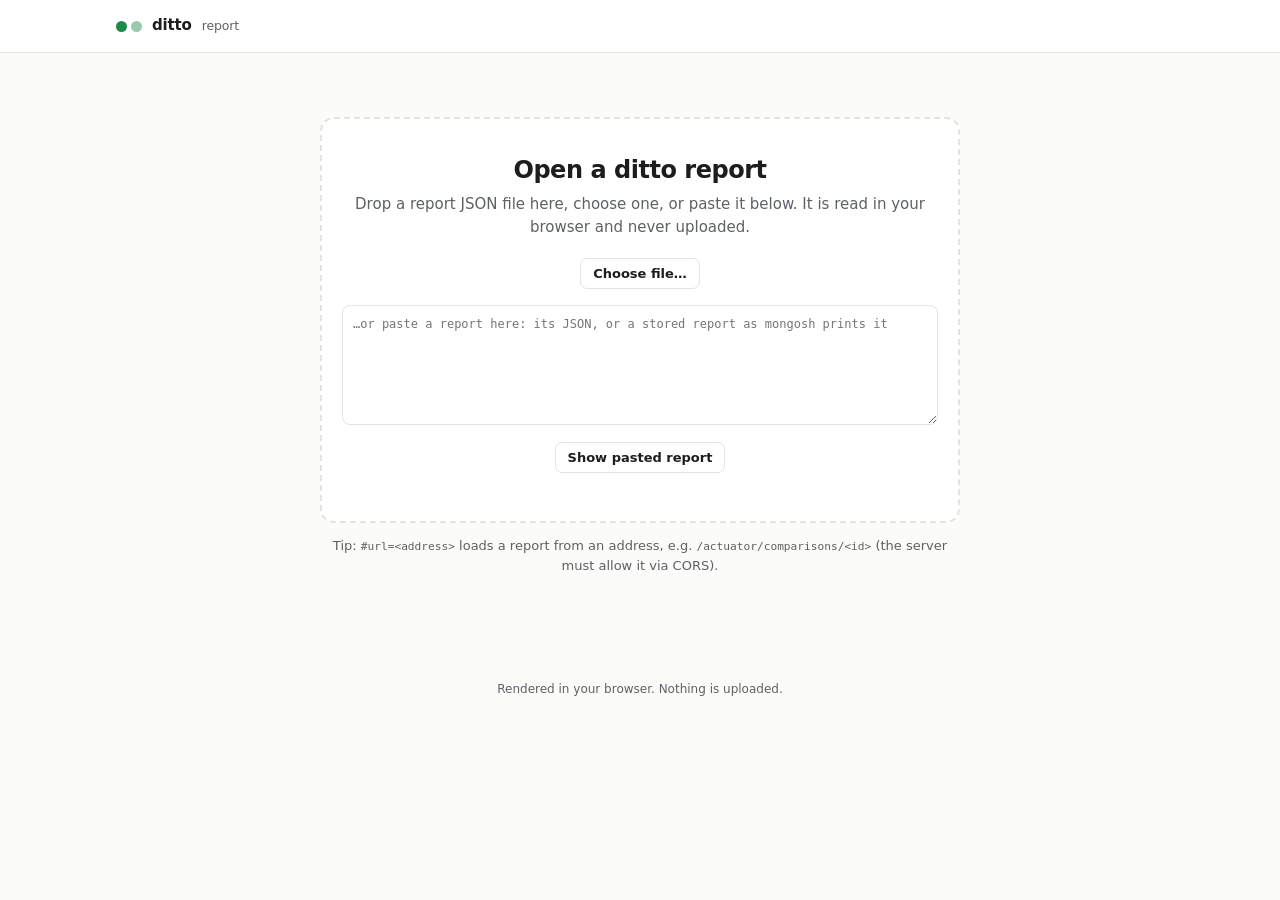
<file: docs/viewer.html>
<!doctype html>
<html lang="en">
<head>
<meta charset="utf-8">
<meta name="viewport" content="width=device-width, initial-scale=1">
<title>ditto report</title>
<meta name="description" content="Viewer for ditto comparison reports. Renders a report's JSON in the browser; nothing is uploaded.">
<link rel="icon" href="data:image/svg+xml,%3Csvg xmlns='http://www.w3.org/2000/svg' viewBox='0 0 32 32'%3E%3Ccircle cx='9' cy='16' r='6' fill='%2322a35a'/%3E%3Ccircle cx='23' cy='16' r='6' fill='%2322a35a' fill-opacity='.45'/%3E%3C/svg%3E">
<!--
  ditto report viewer. Self-contained: no external requests. A report embedded in the script element
  "ditto-report" is rendered on load; without one, the page offers to open, drop or paste a report's JSON,
  or loads it from #url=<address>. All report values are inserted as text, never as markup.
-->
<style>
:root {
  --bg: #fbfbfa;
  --surface: #ffffff;
  --surface-2: #f3f3f1;
  --text: #1c1d1f;
  --muted: #5d6066;
  --border: #e3e3df;
  --accent: #1f6feb;
  --accent-soft: #e8f0fd;
  --code-bg: #f5f5f3;
  --green: #1d8a4c;
  --green-bg: #e6f4ec;
  --yellow: #8a6100;
  --yellow-bg: #fdf3d8;
  --red: #b42318;
  --red-bg: #fde8e6;
  --bar-a: #1d8a4c;
  --bar-b: #c9a227;
  --bar-c: #b42318;
  --bar-d: #8c8f96;
  --radius: 10px;
  --mono: ui-monospace, "SF Mono", "JetBrains Mono", Menlo, Consolas, monospace;
  --sans: system-ui, -apple-system, "Segoe UI", Roboto, "Helvetica Neue", Arial, sans-serif;
}
@media (prefers-color-scheme: dark) {
  :root {
    --bg: #111214;
    --surface: #17181b;
    --surface-2: #1e2024;
    --text: #e7e7e4;
    --muted: #a0a3a9;
    --border: #2b2d32;
    --accent: #6ea8fe;
    --accent-soft: #1b2a44;
    --code-bg: #1b1d21;
    --green: #5fd38d;
    --green-bg: #15301f;
    --yellow: #f2c14e;
    --yellow-bg: #33290f;
    --red: #ff8a80;
    --red-bg: #3a1714;
    --bar-a: #4cc27c;
    --bar-b: #e0b84a;
    --bar-c: #f0766b;
    --bar-d: #7d8189;
  }
}
* { box-sizing: border-box; }
body {
  margin: 0;
  background: var(--bg);
  color: var(--text);
  font: 15px/1.55 var(--sans);
  -webkit-font-smoothing: antialiased;
}
a { color: var(--accent); }
code, pre, .mono { font-family: var(--mono); font-size: 0.86em; }
.wrap { max-width: 1080px; margin: 0 auto; padding: 0 16px; }
header.top { border-bottom: 1px solid var(--border); background: var(--surface); }
header.top .wrap { display: flex; align-items: center; gap: 12px; height: 52px; }
.brand { display: flex; align-items: center; gap: 10px; font-weight: 650; letter-spacing: -0.01em; color: var(--text); text-decoration: none; }
.brand .dots { display: inline-flex; gap: 4px; }
.brand .dots i { width: 11px; height: 11px; border-radius: 50%; background: var(--green); }
.brand .dots i:last-child { opacity: .45; }
.brand small { color: var(--muted); font-weight: 500; }
header.top .actions { margin-left: auto; display: flex; gap: 8px; }
button, .btn {
  font: 600 13px/1 var(--sans); color: var(--text); background: var(--surface);
  border: 1px solid var(--border); border-radius: 7px; padding: 8px 12px; cursor: pointer;
}
button:hover, .btn:hover { border-color: var(--muted); }
button.small { padding: 4px 8px; font-size: 12px; }
main.wrap { padding-top: 24px; padding-bottom: 64px; }
h1, h2, h3 { letter-spacing: -0.02em; line-height: 1.25; }
h2 { font-size: 19px; margin: 0 0 12px; }
h3 { font-size: 15px; margin: 18px 0 8px; }
.muted { color: var(--muted); }
.card { background: var(--surface); border: 1px solid var(--border); border-radius: var(--radius); padding: 18px; margin: 0 0 16px; }
.empty { color: var(--muted); font-style: italic; margin: 0; }

/* summary */
.summary { display: grid; grid-template-columns: auto 1fr; gap: 6px 20px; align-items: center; }
.verdict { font: 750 30px/1 var(--sans); letter-spacing: .02em; padding: 14px 18px; border-radius: 12px; grid-row: span 3; text-align: center; }
.verdict small { display: block; font: 600 11px/1 var(--sans); letter-spacing: .08em; margin-bottom: 6px; opacity: .8; }
.pair { font-size: 20px; font-weight: 650; letter-spacing: -0.01em; overflow-wrap: anywhere; }
.pair .arrow { color: var(--muted); font-weight: 400; margin: 0 6px; }
.facts { display: flex; flex-wrap: wrap; gap: 4px 16px; color: var(--muted); font-size: 13px; }
.facts b { color: var(--text); font-weight: 600; }
.tags { display: flex; flex-wrap: wrap; gap: 6px; }
.tag { font-size: 12px; border: 1px solid var(--border); border-radius: 999px; padding: 1px 9px; background: var(--surface-2); }
.tag .mono { font-size: 12px; }

/* levels */
.green { color: var(--green); background: var(--green-bg); }
.yellow { color: var(--yellow); background: var(--yellow-bg); }
.red { color: var(--red); background: var(--red-bg); }
.chip { display: inline-block; font: 650 11px/1 var(--sans); letter-spacing: .05em; padding: 4px 7px; border-radius: 999px; white-space: nowrap; }
.chip.neutral { color: var(--muted); background: var(--surface-2); }

/* callouts */
.callout { border: 1px solid var(--border); border-left-width: 4px; border-radius: 8px; padding: 10px 14px; margin: 0 0 10px; background: var(--surface); }
.callout.hint { border-left-color: var(--accent); }
.callout.warning { border-left-color: var(--yellow); }
.callout.notice { border-left-color: var(--red); }
.callout p { margin: 0; }
.callout .kind { font: 650 11px/1 var(--sans); letter-spacing: .06em; color: var(--muted); margin-bottom: 6px; }
.fix { display: flex; flex-wrap: wrap; gap: 6px 10px; align-items: center; margin-top: 8px; }
.fix code { background: var(--code-bg); border: 1px solid var(--border); border-radius: 5px; padding: 2px 6px; overflow-wrap: anywhere; }

/* tables */
.table { width: 100%; overflow-x: auto; }
table { width: 100%; border-collapse: collapse; font-size: 14px; }
th { text-align: left; font-size: 12px; font-weight: 600; color: var(--muted); padding: 6px 10px; border-bottom: 1px solid var(--border); white-space: nowrap; }
td { padding: 8px 10px; border-bottom: 1px solid var(--border); vertical-align: top; }
tr:last-child td { border-bottom: none; }
td.num, th.num { text-align: right; font-variant-numeric: tabular-nums; white-space: nowrap; }
td.path { font-family: var(--mono); font-size: 13px; overflow-wrap: anywhere; }
ul.details { margin: 6px 0 0; padding-left: 18px; color: var(--muted); font-size: 13px; }

/* metrics */
.grid2 { display: grid; grid-template-columns: 1fr 1fr; gap: 16px; }
.stats { display: grid; grid-template-columns: repeat(3, 1fr); gap: 10px; margin-bottom: 14px; }
.stat { background: var(--surface-2); border-radius: 8px; padding: 10px 12px; }
.stat .label { font-size: 12px; color: var(--muted); display: flex; align-items: center; gap: 6px; }
.stat .value { font-size: 20px; font-weight: 650; font-variant-numeric: tabular-nums; }
.swatch { width: 9px; height: 9px; border-radius: 2px; display: inline-block; }
.stack { display: flex; height: 10px; border-radius: 5px; overflow: hidden; background: var(--surface-2); gap: 2px; margin-bottom: 14px; }
.stack span { display: block; min-width: 2px; }
dl.rates { display: grid; grid-template-columns: auto 1fr; gap: 4px 16px; margin: 0; font-size: 14px; }
dl.rates dt { color: var(--muted); }
dl.rates dd { margin: 0; font-variant-numeric: tabular-nums; }
.ci { color: var(--muted); font-size: 12px; }

/* change-rate bar with confidence interval */
.bar { position: relative; height: 8px; min-width: 80px; background: var(--surface-2); border-radius: 4px; }
.bar .fill { position: absolute; left: 0; top: 0; bottom: 0; border-radius: 4px; background: var(--accent); }
.bar .fill.expected { background: var(--bar-d); }
.bar .whisker { position: absolute; top: -3px; bottom: -3px; border-left: 2px solid var(--text); border-right: 2px solid var(--text); opacity: .35; }
button.toggle { all: unset; cursor: pointer; font: inherit; overflow-wrap: anywhere; }
button.toggle:focus-visible { outline: 2px solid var(--accent); outline-offset: 2px; border-radius: 3px; }
.caret { display: inline-block; width: 1em; color: var(--muted); transition: transform .15s; }
button[aria-expanded="true"] .caret { transform: rotate(90deg); }
tr.detail > td { background: var(--surface-2); border-radius: 8px; padding: 4px 12px 12px; }
tr.detail h3 { font-family: var(--sans); }
tr[hidden] { display: none !important; }
.examples { margin: 10px 0 4px; display: grid; gap: 8px; }
.change { display: grid; grid-template-columns: minmax(0, 1fr) minmax(0, 1fr); gap: 6px; font-size: 13px; }
.change .key { grid-column: 1 / -1; color: var(--muted); font-size: 12px; }
.side { border-radius: 6px; padding: 6px 8px; font-family: var(--mono); font-size: 12px; overflow-wrap: anywhere; white-space: pre-wrap; }
.side.before { background: var(--red-bg); }
.side.after { background: var(--green-bg); }
.side .lbl { font-family: var(--sans); font-size: 11px; color: var(--muted); display: block; }
.keylist { display: flex; flex-wrap: wrap; gap: 6px; }
.keylist code { background: var(--code-bg); border: 1px solid var(--border); border-radius: 5px; padding: 2px 6px; font-size: 12px; overflow-wrap: anywhere; }
.types { display: flex; flex-wrap: wrap; gap: 4px; }

/* collapsible cards */
details.card > summary { cursor: pointer; font-weight: 650; font-size: 17px; letter-spacing: -0.01em; }
details.card[open] > summary { margin-bottom: 12px; }
pre.raw { background: var(--code-bg); border: 1px solid var(--border); border-radius: 8px; padding: 12px; overflow: auto; max-height: 70vh; margin: 0; }
dl.settings { display: grid; grid-template-columns: max-content 1fr; gap: 4px 16px; margin: 0; font-size: 14px; }
dl.settings dt { color: var(--muted); }
dl.settings dd { margin: 0; overflow-wrap: anywhere; }

/* loader */
.loader { max-width: 640px; margin: 40px auto; text-align: center; }
.drop { border: 2px dashed var(--border); border-radius: 14px; padding: 36px 20px; background: var(--surface); }
.drop.over { border-color: var(--accent); background: var(--accent-soft); }
.drop h1 { font-size: 24px; margin: 0 0 8px; }
.drop p { color: var(--muted); margin: 0 0 18px; }
.loader textarea { width: 100%; min-height: 120px; margin-top: 16px; font: 12px/1.4 var(--mono); padding: 10px; border-radius: 8px; border: 1px solid var(--border); background: var(--surface); color: var(--text); }
.loader .row { display: flex; gap: 8px; justify-content: center; flex-wrap: wrap; margin-top: 10px; }
.error { color: var(--red); margin-top: 12px; overflow-wrap: anywhere; }
footer { color: var(--muted); font-size: 12px; text-align: center; padding: 0 16px 32px; }

@media (max-width: 760px) {
  .grid2 { grid-template-columns: 1fr; }
  .summary { grid-template-columns: 1fr; }
  .verdict { grid-row: auto; justify-self: start; font-size: 24px; padding: 10px 14px; }
  .stats { grid-template-columns: 1fr 1fr 1fr; gap: 6px; }
  .stat .value { font-size: 16px; }
  .change { grid-template-columns: 1fr; }
  .hide-sm { display: none; }
  /* tables become stacked rows, numeric cells labelled */
  table thead { display: none; }
  table tr { display: block; padding: 8px 0; border-bottom: 1px solid var(--border); }
  table tr:last-child { border-bottom: none; }
  table td { display: block; border: none; padding: 2px 0; }
  td.num { text-align: left; }
  td[data-label]::before { content: attr(data-label); color: var(--muted); font: 12px var(--sans); margin-right: 8px; }
}
</style>
</head>
<body>
<header class="top">
  <div class="wrap">
    <a class="brand" href="https://danielbartl.github.io/ditto/"><span class="dots"><i></i><i></i></span>ditto <small>report</small></a>
    <div class="actions" id="actions"></div>
  </div>
</header>
<main class="wrap" id="app"></main>
<footer>Rendered in your browser. Nothing is uploaded.</footer>
<script type="application/json" id="ditto-report"></script>
<script>
"use strict";
(function () {
  var KNOWN_SCHEMA = 1;
  var app = document.getElementById("app");
  var actions = document.getElementById("actions");

  // ---- DOM helpers: values always go in as text ----
  function h(tag, attrs) {
    var el = document.createElement(tag);
    if (attrs) {
      for (var name in attrs) {
        if (attrs[name] == null || attrs[name] === false) continue;
        if (name === "class") el.className = attrs[name];
        else if (name === "style") el.setAttribute("style", attrs[name]);
        else if (name.slice(0, 2) === "on") el.addEventListener(name.slice(2), attrs[name]);
        else el.setAttribute(name, attrs[name]);
      }
    }
    for (var i = 2; i < arguments.length; i++) append(el, arguments[i]);
    return el;
  }
  function append(el, child) {
    if (child == null || child === false) return;
    if (Array.isArray(child)) { child.forEach(function (c) { append(el, c); }); return; }
    el.appendChild(child instanceof Node ? child : document.createTextNode(String(child)));
  }
  function list(value) { return Array.isArray(value) ? value : []; }
  function obj(value) { return value && typeof value === "object" && !Array.isArray(value) ? value : {}; }

  // ---- formatting ----
  var NF = new Intl.NumberFormat("en-US");
  function count(n) { return typeof n === "number" ? NF.format(n) : "n/a"; }
  function pct(v) {
    if (typeof v !== "number") return "n/a";
    var p = v * 100;
    var digits = p !== 0 && Math.abs(p) < 0.1 ? 3 : 2;
    return p.toFixed(digits) + " %";
  }
  function num(v) { return typeof v === "number" ? (Number.isInteger(v) ? String(v) : v.toFixed(4)) : "–"; }
  function levelClass(level) { return level === "GREEN" ? "green" : level === "YELLOW" ? "yellow" : level === "RED" ? "red" : "neutral"; }
  function chip(level) { return h("span", { class: "chip " + levelClass(level) }, level || "?"); }
  function ref(c) { var c2 = obj(c); return c2.database ? c2.database + "." + c2.collection : (c2.collection || "?"); }
  function storeName(settings) { return settings.store === "OPENSEARCH" ? "OpenSearch" : "MongoDB"; }
  function when(iso) {
    if (!iso) return "n/a";
    var d = new Date(iso);
    return isNaN(d) ? String(iso) : d.toLocaleString();
  }
  function duration(ms) {
    if (typeof ms !== "number") return "n/a";
    if (ms < 1000) return ms + " ms";
    var s = ms / 1000;
    if (s < 120) return s.toFixed(1) + " s";
    return Math.floor(s / 60) + " min " + Math.round(s % 60) + " s";
  }
  function keyText(key) { var k = obj(key); return k.value != null ? String(k.value) : "?"; }

  /** A rate as text: exact with count/total, estimated with its 95% confidence interval. */
  function rate(r) {
    r = obj(r);
    if (r.kind === "estimate") {
      return h("span", null, pct(r.value), " ",
        r.value == null ? null : h("span", { class: "ci" },
          "95% CI " + pct(r.lower) + " – " + pct(r.upper) + ", n=" + count(r.sampleSize)));
    }
    return h("span", null, pct(r.value), " ",
      r.total != null ? h("span", { class: "ci" }, count(r.count) + " / " + count(r.total)) : null);
  }
  function rateBar(r, expected) {
    r = obj(r);
    var bar = h("div", { class: "bar", title: pct(r.value) });
    var v = typeof r.value === "number" ? r.value : 0;
    bar.appendChild(h("div", { class: "fill" + (expected ? " expected" : ""), style: "width:" + Math.max(v * 100, v > 0 ? 1 : 0) + "%" }));
    if (r.kind === "estimate" && typeof r.lower === "number" && typeof r.upper === "number") {
      bar.appendChild(h("div", { class: "whisker", style: "left:" + r.lower * 100 + "%;width:" + Math.max((r.upper - r.lower) * 100, 0.5) + "%" }));
    }
    return bar;
  }
  function stack(parts) {
    var total = parts.reduce(function (s, p) { return s + (p.value || 0); }, 0);
    var el = h("div", { class: "stack", role: "img", "aria-label": parts.map(function (p) { return p.label + " " + count(p.value); }).join(", ") });
    if (total > 0) parts.forEach(function (p) {
      if (p.value > 0) el.appendChild(h("span", { style: "flex:" + p.value + " 0 0;background:var(" + p.color + ")", title: p.label + ": " + count(p.value) }));
    });
    return el;
  }
  function stat(label, value, color) {
    return h("div", { class: "stat" },
      h("div", { class: "label" }, color ? h("span", { class: "swatch", style: "background:var(" + color + ")" }) : null, label),
      h("div", { class: "value" }, value));
  }
  function copyButton(text) {
    return h("button", { class: "small", type: "button", onclick: function (e) {
      var b = e.currentTarget;
      var done = function () { b.textContent = "Copied"; setTimeout(function () { b.textContent = "Copy"; }, 1200); };
      if (navigator.clipboard) navigator.clipboard.writeText(text).then(done, function () {}); else done();
    } }, "Copy");
  }
  function card(title, body) { return h("section", { class: "card" }, h("h2", null, title), body); }
  function emptyNote(text) { return h("p", { class: "empty" }, text); }
  /** Headers are strings or {text, cls, label}; label: the cell is labelled with the header on small screens. */
  function table(headers, rows) {
    rows.forEach(function (row) {
      headers.forEach(function (hd, i) {
        if (hd.label && row.cells[i]) row.cells[i].setAttribute("data-label", hd.text);
      });
    });
    return h("div", { class: "table" }, h("table", null,
      h("thead", null, h("tr", null, headers.map(function (hd) {
        return typeof hd === "string" ? h("th", null, hd) : h("th", { class: hd.cls }, hd.text);
      }))),
      h("tbody", null, rows)));
  }

  // ---- sections ----
  function summary(report) {
    var run = obj(report.run), settings = obj(run.settings), mode = obj(settings.mode);
    var modeText = mode.type === "SAMPLE" ? "SAMPLE, " + count(mode.size) + " keys" : (mode.type || "?");
    var labels = obj(report.labels);
    return h("section", { class: "card summary" },
      h("div", { class: "verdict " + levelClass(report.verdict) }, h("small", null, "VERDICT"), report.verdict || "?"),
      h("div", { class: "pair", title: settings.store === "OPENSEARCH" ? "cluster.index" : "database.collection" },
        ref(settings.baseline), h("span", { class: "arrow" }, "→"), ref(settings.candidate)),
      h("div", { class: "facts" },
        h("span", null, "Store ", h("b", null, storeName(settings))),
        h("span", null, "Finished ", h("b", { title: run.finishedAt || "" }, when(run.finishedAt))),
        h("span", null, "Duration ", h("b", null, duration(run.durationMillis))),
        h("span", null, "Mode ", h("b", null, modeText)),
        settings.matchedOnly ? h("span", null, h("b", null, "matched only")) : null,
        h("span", null, "Documents ", h("b", null, count(run.baselineCount) + " → " + count(run.candidateCount))),
        h("span", null, "Key ", h("b", { class: "mono" }, settings.keyField || "_id"))),
      h("div", { class: "tags" },
        Object.keys(labels).map(function (k) { return h("span", { class: "tag" }, k + " = ", h("span", { class: "mono" }, labels[k])); }),
        h("span", { class: "tag muted", title: "Report id" }, "id ", h("span", { class: "mono" }, report.id || "?"))));
  }

  function callouts(report) {
    var out = [];
    if (typeof report.schemaVersion === "number" && report.schemaVersion > KNOWN_SCHEMA) {
      out.push(h("div", { class: "callout notice" }, h("p", null,
        "This report has format version " + report.schemaVersion + "; this viewer knows version " + KNOWN_SCHEMA +
        ". Some details may be missing or shown incorrectly.")));
    }
    list(report.warnings).forEach(function (w) {
      out.push(h("div", { class: "callout warning" }, h("div", { class: "kind" }, "WARNING"), h("p", null, w)));
    });
    list(report.hints).forEach(function (hint) {
      hint = obj(hint);
      var fixes = [];
      if (hint.cliOption) fixes.push(h("span", null, h("code", null, hint.cliOption), " ", copyButton(hint.cliOption)));
      if (hint.property) fixes.push(h("span", null, h("code", null, hint.property), " ", copyButton(hint.property)));
      out.push(h("div", { class: "callout hint" },
        h("div", { class: "kind" }, "HINT · " + String(hint.kind || "").replace(/_/g, " ")),
        h("p", null, hint.message),
        fixes.length ? h("div", { class: "fix" }, fixes) : null));
    });
    return out;
  }

  function rules(report) {
    var rows = list(report.rules).map(function (rule) {
      rule = obj(rule);
      return h("tr", null,
        h("td", null, chip(rule.level)),
        h("td", { class: "mono" }, rule.rule),
        h("td", { class: "num" }, num(rule.observed)),
        h("td", null, rule.reason,
          list(rule.details).length ? h("ul", { class: "details" }, list(rule.details).map(function (d) { return h("li", null, d); })) : null),
        h("td", { class: "muted hide-sm", style: "font-size:13px" }, rule.threshold));
    });
    return card("Rules", rows.length ? table(["Level", "Rule", { text: "Observed", cls: "num", label: true }, "Reason", { text: "Thresholds", cls: "hide-sm" }], rows) : emptyNote("No rules in this report."));
  }

  function keys(report) {
    var k = obj(report.keys);
    return card("Keys", [
      h("div", { class: "stats" },
        stat("Matched", count(k.matched), "--bar-a"), stat("Added", count(k.added), "--bar-b"), stat("Removed", count(k.removed), "--bar-c")),
      stack([{ label: "Matched", value: k.matched, color: "--bar-a" }, { label: "Added", value: k.added, color: "--bar-b" },
        { label: "Removed", value: k.removed, color: "--bar-c" }]),
      h("dl", { class: "rates" },
        h("dt", null, "Key similarity"), h("dd", null, rate(k.keySimilarity)),
        h("dt", null, "Added rate"), h("dd", null, rate(k.addedRate)),
        h("dt", null, "Removed rate"), h("dd", null, rate(k.removedRate)))]);
  }

  function content(report) {
    var c = obj(report.content);
    var expectedOnly = c.changedExpectedOnly || 0;
    var rates = [h("dt", null, "Unchanged rate"), h("dd", null, rate(c.unchangedRate)),
      h("dt", null, "Changed rate"), h("dd", null, rate(c.changedRate))];
    if (expectedOnly > 0) rates.push(h("dt", null, "Unchanged or expected"), h("dd", null, rate(c.unchangedOrExpectedRate)));
    return card("Content of matched documents", [
      h("div", { class: "stats" },
        stat("Unchanged", count(c.unchanged), "--bar-a"),
        stat("Expected only", count(expectedOnly), "--bar-d"),
        stat("Changed", count((c.changed || 0) - expectedOnly), "--bar-c")),
      stack([{ label: "Unchanged", value: c.unchanged, color: "--bar-a" },
        { label: "Changed in expected paths only", value: expectedOnly, color: "--bar-d" },
        { label: "Changed", value: (c.changed || 0) - expectedOnly, color: "--bar-c" }]),
      h("dl", { class: "rates" }, rates)]);
  }

  function valueChange(change) {
    change = obj(change);
    function side(cls, label, values) {
      values = list(values);
      return h("div", { class: "side " + cls }, h("span", { class: "lbl" }, label), values.length ? values.join("\n") : "(absent)");
    }
    return h("div", { class: "change" },
      h("div", { class: "key" }, "Key ", h("span", { class: "mono" }, keyText(change.key))),
      side("before", "baseline", change.baseline), side("after", "candidate", change.candidate));
  }

  function changedPaths(report) {
    var paths = list(report.topChangedPaths);
    if (!paths.length) return card("Changed paths", emptyNote("No path changed."));
    var rows = [];
    paths.forEach(function (p) {
      p = obj(p);
      var examples = list(p.valueExamples), keysOnly = list(p.examples);
      var hasDetails = examples.length || keysOnly.length;
      var detail = hasDetails ? h("tr", { class: "detail", hidden: "hidden" }, h("td", { colspan: "4" },
        examples.length ? h("div", { class: "examples" }, examples.map(valueChange)) : null,
        keysOnly.length ? h("div", null, h("h3", null, "Documents with this change ", copyButton(keysOnly.map(keyText).join("\n"))),
          h("div", { class: "keylist" }, keysOnly.map(function (k) { return h("code", null, keyText(k)); }))) : null)) : null;
      var name = [p.path, p.expected ? h("span", null, " ", h("span", { class: "chip neutral", title: "Expected-change path: not counted for maxPathChangeRate" }, "EXPECTED")) : null];
      var label = hasDetails ? h("button", { class: "toggle", type: "button", "aria-expanded": "false", onclick: function (e) {
        var open = detail.hidden;
        detail.hidden = !open;
        e.currentTarget.setAttribute("aria-expanded", String(open));
      } }, h("span", { class: "caret" }, "▸"), name) : h("span", { style: "padding-left:1em" }, name);
      rows.push(h("tr", null,
        h("td", { class: "path" }, label),
        h("td", { class: "num" }, count(p.changedDocs)),
        h("td", { class: "num" }, rate(p.changeRate)),
        h("td", { class: "hide-sm", style: "width:22%;vertical-align:middle" }, rateBar(p.changeRate, p.expected))));
      if (detail) rows.push(detail);
    });
    return card("Changed paths", [h("p", { class: "muted", style: "margin:-6px 0 8px;font-size:13px" }, "Most frequent first. Click a path for before/after examples."),
      table(["Path", { text: "Documents", cls: "num", label: true }, { text: "Change rate", cls: "num", label: true }, { text: "", cls: "hide-sm" }], rows)]);
  }

  function structure(report) {
    var s = obj(report.structure);
    var parts = [h("p", { class: "muted", style: "margin:0 0 6px;font-size:13px" },
      count(s.baselinePaths) + " paths in the baseline, " + count(s.candidatePaths) + " in the candidate, profiled over " +
      count(s.baselineDocs) + " and " + count(s.candidateDocs) + " documents.")];
    if (s.pathCapReached) parts.push(h("div", { class: "callout warning" }, h("p", null,
      "The path cap was reached: " + count(s.untrackedPathOccurrences) + " path occurrences were not tracked.")));
    function presenceTable(title, items, empty) {
      items = list(items);
      parts.push(h("h3", null, title));
      parts.push(items.length ? table(["Path", { text: "Baseline", cls: "num", label: true }, { text: "Candidate", cls: "num", label: true }, { text: "Δ", cls: "num", label: true }],
        items.map(function (p) {
          p = obj(p);
          return h("tr", null, h("td", { class: "path" }, p.path),
            h("td", { class: "num" }, pct(p.baselinePresence), " ", h("span", { class: "ci" }, count(p.baselineDocs))),
            h("td", { class: "num" }, pct(p.candidatePresence), " ", h("span", { class: "ci" }, count(p.candidateDocs))),
            h("td", { class: "num" }, (p.presenceDelta > 0 ? "+" : "") + pct(p.presenceDelta)));
        })) : emptyNote(empty));
    }
    presenceTable("Vanished paths", s.missingPaths, "No path vanished.");
    presenceTable("New paths", s.newPaths, "No new path.");
    var shifts = list(s.typeShifts);
    parts.push(h("h3", null, "Type shifts"));
    function shares(items) {
      return h("div", { class: "types" }, list(items).map(function (t) {
        t = obj(t);
        return h("span", { class: "tag", title: count(t.docs) + " documents" }, h("span", { class: "mono" }, t.type), " " + pct(t.share));
      }));
    }
    parts.push(shifts.length ? table(["Path", { text: "Baseline", label: true }, { text: "Candidate", label: true }], shifts.map(function (t) {
      t = obj(t);
      return h("tr", null, h("td", { class: "path" }, t.path), h("td", null, shares(t.baseline)), h("td", null, shares(t.candidate)));
    })) : emptyNote("No type shift."));
    presenceTable("Presence changes", s.presenceDeltas, "No path changed how often it occurs.");
    return card("Structure", parts);
  }

  function exampleKeys(report) {
    var e = obj(report.examples);
    var groups = [["Changed", e.changed], ["Added (only in the candidate)", e.added], ["Removed (only in the baseline)", e.removed]];
    var parts = groups.filter(function (g) { return list(g[1]).length; }).map(function (g) {
      var text = list(g[1]).map(keyText);
      return h("div", null, h("h3", null, g[0], " ", copyButton(text.join("\n"))),
        h("div", { class: "keylist" }, text.map(function (t) { return h("code", null, t); })));
    });
    return card("Example keys", parts.length ? parts : emptyNote("No example keys."));
  }

  function setting(name, value) {
    var text;
    if (Array.isArray(value)) text = value.length ? value.join(", ") : "–";
    else if (value && typeof value === "object") text = JSON.stringify(value);
    else text = value == null ? "–" : String(value);
    return [h("dt", null, name), h("dd", { class: typeof value === "string" || Array.isArray(value) ? "mono" : null }, text)];
  }

  function runDetails(report, raw) {
    var run = obj(report.run), settings = obj(run.settings), source = obj(run.thresholdSource), t = obj(settings.thresholds);
    var decisions = list(run.decisions), notes = list(source.notes);
    function pair(x) { x = obj(x); return "GREEN " + num(x.green) + ", YELLOW " + num(x.yellow); }
    var thresholds = obj(t.structure);
    var runCard = h("details", { class: "card" }, h("summary", null, "Run and settings"),
      decisions.length ? [h("h3", { style: "margin-top:0" }, "Decisions"), h("ul", { class: "details", style: "color:var(--text);font-size:14px" },
        decisions.map(function (d) { return h("li", null, d); }))] : null,
      h("h3", null, "Thresholds (" + (source.kind || "?") + (source.historyRuns ? ", " + source.historyRuns + " runs of history" : "") + ")"),
      notes.length ? h("ul", { class: "details" }, notes.map(function (n) { return h("li", null, n); })) : null,
      h("dl", { class: "settings" },
        setting("keySimilarity", pair(t.keySimilarity)),
        setting("unchangedRate", pair(t.unchangedRate)),
        setting("maxPathChangeRate", pair(t.maxPathChangeRate)),
        setting("structure", "typeShareDelta " + num(thresholds.typeShareDelta) + ", presenceDelta " + num(thresholds.presenceDelta) +
          ", vanishedMinPresence " + num(thresholds.vanishedMinPresence))),
      h("h3", null, "Settings"),
      h("dl", { class: "settings" },
        setting("Store", storeName(settings)), setting("Started", run.startedAt), setting("Finished", run.finishedAt),
        setting("Documents read", count(run.baselineDocsRead) + " / " + count(run.candidateDocsRead)),
        setting("Key field", settings.keyField), setting("Ignored paths", list(settings.ignoredPaths)),
        setting("Order-sensitive paths", list(settings.orderSensitivePaths)), setting("Wildcard paths", list(settings.wildcardPaths)),
        setting("Expected-change paths", list(settings.expectedChangePaths)), setting("Redacted paths", list(settings.redactedPaths)),
        setting("Mode", settings.mode), setting("Matched only", settings.matchedOnly),
        setting("Null equals missing", settings.nullEqualsMissing), setting("Mixed key types", settings.mixedKeyPolicy),
        setting("Verdict basis", settings.verdictBasis), setting("Tuning", settings.tuning),
        setting("Report format", report.schemaVersion)));
    var rawCard = h("details", { class: "card" }, h("summary", null, "Raw JSON"),
      h("div", { style: "margin-bottom:8px" }, copyButton(raw)), h("pre", { class: "raw" }, raw));
    return [runCard, rawCard];
  }

  function render(report, raw) {
    report = obj(report);
    if (!report.verdict && !report.run) throw new Error("This doesn't look like a ditto report (no verdict, no run).");
    app.textContent = "";
    var settings = obj(obj(report.run).settings);
    document.title = (report.verdict || "?") + " · " + ref(settings.candidate) + " · ditto report";
    append(app, [summary(report), callouts(report), rules(report),
      h("div", { class: "grid2" }, keys(report), content(report)),
      changedPaths(report), structure(report), exampleKeys(report), runDetails(report, raw)]);
    window.scrollTo(0, 0);
  }

  // ---- loading ----
  /**
   * Reads what people paste: the report's JSON, also with the CLI's log and summary lines around it (a terminal
   * copy), or a stored report as mongosh prints it (unquoted keys, single quotes, ISODate(...)).
   */
  function parseReport(text) {
    text = String(text).trim();
    if (!text) throw new Error("Nothing to show: the input is empty.");
    try { return JSON.parse(text); } catch (ignored) { /* try the lenient forms */ }
    // the outermost {...} block, from a line starting with "{" to the last line starting with "}"
    var start = text.search(/^\{/m), end = text.lastIndexOf("\n}");
    var block = start >= 0 && end > start ? text.slice(start, end + 2) : text;
    try { return JSON.parse(block); } catch (ignored) { /* maybe mongosh syntax */ }
    try { return parseShell(block); } catch (e) {
      throw new Error("This is neither JSON nor mongosh output of a report (" + e.message + "). Paste the JSON the CLI " +
        "prints or writes with --out, the response of /actuator/comparisons/{id}, or a stored report (a document of " +
        "the report collection or index).");
    }
  }

  /** A JavaScript object literal as mongosh prints documents, e.g. { _id: 'x', createdAt: ISODate('...'), n: Long('5') }. */
  function parseShell(text) {
    var i = 0;
    function fail(what) { throw new Error(what + " at line " + (text.slice(0, i).split("\n").length)); }
    function ws() { while (i < text.length && /\s/.test(text[i])) i++; }
    function word() { var m = /^[A-Za-z_$][\w$]*/.exec(text.slice(i, i + 64)); if (!m) return null; i += m[0].length; return m[0]; }
    function string() {
      var quote = text[i++], out = "";
      while (i < text.length && text[i] !== quote) {
        var c = text[i++];
        if (c !== "\\") { out += c; continue; }
        var e = text[i++];
        if (e === "n") out += "\n"; else if (e === "t") out += "\t"; else if (e === "r") out += "\r";
        else if (e === "b") out += "\b"; else if (e === "f") out += "\f"; else if (e === "0") out += "\0";
        else if (e === "u") { out += String.fromCharCode(parseInt(text.substr(i, 4), 16)); i += 4; }
        else if (e === "x") { out += String.fromCharCode(parseInt(text.substr(i, 2), 16)); i += 2; }
        else out += e;
      }
      if (text[i++] !== quote) fail("Unterminated string");
      return out;
    }
    function value() {
      ws();
      var c = text[i];
      if (c === "{") {
        i++; var o = {};
        for (;;) {
          ws();
          if (text[i] === "}") { i++; return o; }
          var key = text[i] === "'" || text[i] === '"' ? string() : word();
          if (key == null) fail("Expected a field name");
          ws();
          if (text[i++] !== ":") fail("Expected ':'");
          o[key] = value();
          ws();
          if (text[i] === ",") i++; else if (text[i] !== "}") fail("Expected ',' or '}'");
        }
      }
      if (c === "[") {
        i++; var a = [];
        for (;;) {
          ws();
          if (text[i] === "]") { i++; return a; }
          if (/^\[(Object|Array)\]/.test(text.slice(i, i + 8))) fail("mongosh shortened a nested value to [Object]; print it with printjson(...)");
          a.push(value());
          ws();
          if (text[i] === ",") i++; else if (text[i] !== "]") fail("Expected ',' or ']'");
        }
      }
      if (c === "'" || c === '"' || c === "`") return string();
      var number = /^-?(\d+\.?\d*|\.\d+)([eE][+-]?\d+)?/.exec(text.slice(i, i + 40));
      if (number) { i += number[0].length; return Number(number[0]); }
      var name = word();
      if (name == null) fail("Unexpected character '" + c + "'");
      if (name === "true") return true;
      if (name === "false") return false;
      if (name === "null" || name === "undefined") return null;
      if (name === "Infinity" || name === "NaN") return null;
      ws();
      if (text[i] !== "(") fail("Unexpected word '" + name + "'");
      i++; ws();
      var arg = text[i] === ")" ? null : value();
      ws();
      if (text[i++] !== ")") fail("Expected ')' after " + name + "(");
      // Long('5'), Int32(5), Decimal128('1.5') are numbers; ISODate, ObjectId, UUID and the like keep their text
      return /^(Long|NumberLong|Int32|NumberInt|Double|Decimal128|NumberDecimal)$/.test(name) && arg != null ? Number(arg) : arg;
    }
    var result = value();
    ws();
    if (i < text.length) fail("Unexpected text after the document");
    return result;
  }

  function load(text) {
    var report = parseReport(text);
    // OpenSearch: a GET _doc response holds the stored document in _source, which holds the report in "report"
    if (report && typeof report === "object" && report._source && typeof report._source === "object") report = report._source;
    if (report && typeof report === "object" && !Array.isArray(report.rules) && report.report && typeof report.report === "object") {
      report = report.report;
    }
    // a stored report keeps its id as _id
    if (report && typeof report === "object" && report.id == null && report._id != null) report.id = report._id;
    render(report, JSON.stringify(report, null, 2));
  }

  function loader(message) {
    app.textContent = "";
    actions.textContent = "";
    document.title = "ditto report";
    var error = h("div", { class: "error", role: "alert" }, message || "");
    function attempt(fn) { try { error.textContent = ""; fn(); showReopen(); } catch (e) { error.textContent = e.message; } }
    function readFile(file) {
      if (!file) return;
      var reader = new FileReader();
      reader.onload = function () { attempt(function () { load(String(reader.result)); }); };
      reader.readAsText(file);
    }
    var input = h("input", { type: "file", accept: ".json,application/json", style: "display:none", onchange: function () { readFile(input.files[0]); } });
    var paste = h("textarea", { placeholder: "…or paste a report here: its JSON, or a stored report as mongosh prints it", "aria-label": "Report" });
    var drop = h("div", { class: "drop" },
      h("h1", null, "Open a ditto report"),
      h("p", null, "Drop a report JSON file here, choose one, or paste it below. It is read in your browser and never uploaded."),
      h("button", { type: "button", onclick: function () { input.click(); } }, "Choose file…"), input,
      paste,
      h("div", { class: "row" }, h("button", { type: "button", onclick: function () { attempt(function () { load(paste.value); }); } }, "Show pasted report")),
      error);
    ["dragenter", "dragover"].forEach(function (t) { drop.addEventListener(t, function (e) { e.preventDefault(); drop.classList.add("over"); }); });
    ["dragleave", "drop"].forEach(function (t) { drop.addEventListener(t, function () { drop.classList.remove("over"); }); });
    drop.addEventListener("drop", function (e) { e.preventDefault(); readFile(e.dataTransfer.files[0]); });
    append(app, h("div", { class: "loader" }, drop,
      h("p", { class: "muted", style: "font-size:13px" }, "Tip: ", h("code", null, "#url=<address>"),
        " loads a report from an address, e.g. ", h("code", null, "/actuator/comparisons/<id>"), " (the server must allow it via CORS).")));
  }

  function showReopen() {
    actions.textContent = "";
    append(actions, h("button", { type: "button", onclick: function () { history.replaceState(null, "", location.pathname + location.search); loader(); } }, "Open another report"));
  }

  function fromUrl(url) {
    app.textContent = "";
    append(app, h("p", { class: "muted" }, "Loading " + url + " …"));
    fetch(url, { headers: { Accept: "application/json" } })
      .then(function (response) {
        if (!response.ok) throw new Error("Loading " + url + " failed: HTTP " + response.status);
        return response.text();
      })
      .then(function (text) { load(text); showReopen(); })
      .catch(function (e) { loader(e.message); });
  }

  window.addEventListener("hashchange", function () {
    var match = /^#url=(.+)$/.exec(location.hash);
    if (match) fromUrl(decodeURIComponent(match[1]));
  });

  var embedded = document.getElementById("ditto-report").textContent.trim();
  var hashUrl = /^#url=(.+)$/.exec(location.hash);
  try {
    if (embedded) load(embedded);
    else if (hashUrl) fromUrl(decodeURIComponent(hashUrl[1]));
    else loader();
  } catch (e) {
    loader(e.message);
  }
})();
</script>
</body>
</html>
</file>
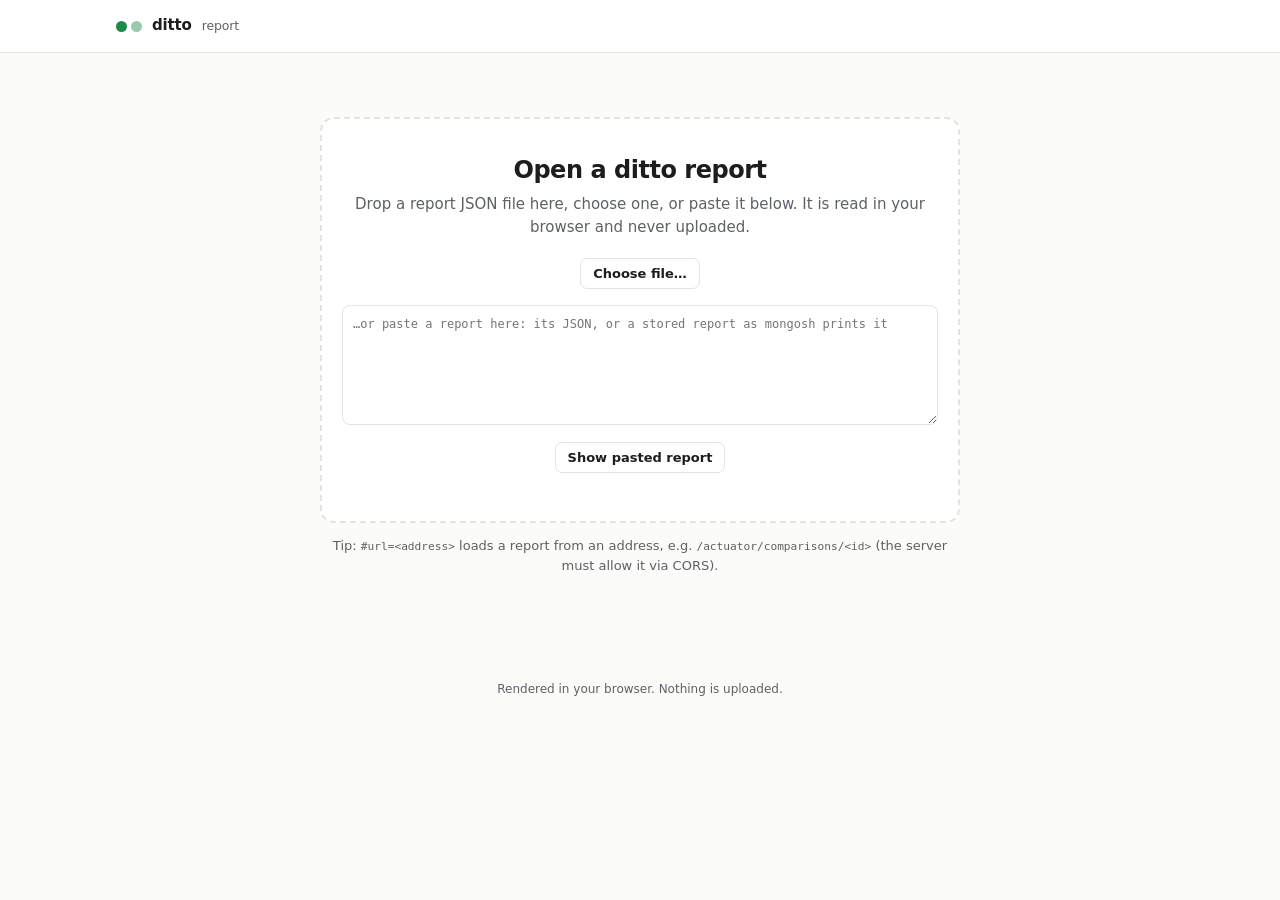
<file: ditto-core/src/main/resources/dev/jbaby/ditto/comparator/report/report-viewer.html>
<!doctype html>
<html lang="en">
<head>
<meta charset="utf-8">
<meta name="viewport" content="width=device-width, initial-scale=1">
<title>ditto report</title>
<meta name="description" content="Viewer for ditto comparison reports. Renders a report's JSON in the browser; nothing is uploaded.">
<link rel="icon" href="data:image/svg+xml,%3Csvg xmlns='http://www.w3.org/2000/svg' viewBox='0 0 32 32'%3E%3Ccircle cx='9' cy='16' r='6' fill='%2322a35a'/%3E%3Ccircle cx='23' cy='16' r='6' fill='%2322a35a' fill-opacity='.45'/%3E%3C/svg%3E">
<!--
  ditto report viewer. Self-contained: no external requests. A report embedded in the script element
  "ditto-report" is rendered on load; without one, the page offers to open, drop or paste a report's JSON,
  or loads it from #url=<address>. All report values are inserted as text, never as markup.
-->
<style>
:root {
  --bg: #fbfbfa;
  --surface: #ffffff;
  --surface-2: #f3f3f1;
  --text: #1c1d1f;
  --muted: #5d6066;
  --border: #e3e3df;
  --accent: #1f6feb;
  --accent-soft: #e8f0fd;
  --code-bg: #f5f5f3;
  --green: #1d8a4c;
  --green-bg: #e6f4ec;
  --yellow: #8a6100;
  --yellow-bg: #fdf3d8;
  --red: #b42318;
  --red-bg: #fde8e6;
  --bar-a: #1d8a4c;
  --bar-b: #c9a227;
  --bar-c: #b42318;
  --bar-d: #8c8f96;
  --radius: 10px;
  --mono: ui-monospace, "SF Mono", "JetBrains Mono", Menlo, Consolas, monospace;
  --sans: system-ui, -apple-system, "Segoe UI", Roboto, "Helvetica Neue", Arial, sans-serif;
}
@media (prefers-color-scheme: dark) {
  :root {
    --bg: #111214;
    --surface: #17181b;
    --surface-2: #1e2024;
    --text: #e7e7e4;
    --muted: #a0a3a9;
    --border: #2b2d32;
    --accent: #6ea8fe;
    --accent-soft: #1b2a44;
    --code-bg: #1b1d21;
    --green: #5fd38d;
    --green-bg: #15301f;
    --yellow: #f2c14e;
    --yellow-bg: #33290f;
    --red: #ff8a80;
    --red-bg: #3a1714;
    --bar-a: #4cc27c;
    --bar-b: #e0b84a;
    --bar-c: #f0766b;
    --bar-d: #7d8189;
  }
}
* { box-sizing: border-box; }
body {
  margin: 0;
  background: var(--bg);
  color: var(--text);
  font: 15px/1.55 var(--sans);
  -webkit-font-smoothing: antialiased;
}
a { color: var(--accent); }
code, pre, .mono { font-family: var(--mono); font-size: 0.86em; }
.wrap { max-width: 1080px; margin: 0 auto; padding: 0 16px; }
header.top { border-bottom: 1px solid var(--border); background: var(--surface); }
header.top .wrap { display: flex; align-items: center; gap: 12px; height: 52px; }
.brand { display: flex; align-items: center; gap: 10px; font-weight: 650; letter-spacing: -0.01em; color: var(--text); text-decoration: none; }
.brand .dots { display: inline-flex; gap: 4px; }
.brand .dots i { width: 11px; height: 11px; border-radius: 50%; background: var(--green); }
.brand .dots i:last-child { opacity: .45; }
.brand small { color: var(--muted); font-weight: 500; }
header.top .actions { margin-left: auto; display: flex; gap: 8px; }
button, .btn {
  font: 600 13px/1 var(--sans); color: var(--text); background: var(--surface);
  border: 1px solid var(--border); border-radius: 7px; padding: 8px 12px; cursor: pointer;
}
button:hover, .btn:hover { border-color: var(--muted); }
button.small { padding: 4px 8px; font-size: 12px; }
main.wrap { padding-top: 24px; padding-bottom: 64px; }
h1, h2, h3 { letter-spacing: -0.02em; line-height: 1.25; }
h2 { font-size: 19px; margin: 0 0 12px; }
h3 { font-size: 15px; margin: 18px 0 8px; }
.muted { color: var(--muted); }
.card { background: var(--surface); border: 1px solid var(--border); border-radius: var(--radius); padding: 18px; margin: 0 0 16px; }
.empty { color: var(--muted); font-style: italic; margin: 0; }

/* summary */
.summary { display: grid; grid-template-columns: auto 1fr; gap: 6px 20px; align-items: center; }
.verdict { font: 750 30px/1 var(--sans); letter-spacing: .02em; padding: 14px 18px; border-radius: 12px; grid-row: span 3; text-align: center; }
.verdict small { display: block; font: 600 11px/1 var(--sans); letter-spacing: .08em; margin-bottom: 6px; opacity: .8; }
.pair { font-size: 20px; font-weight: 650; letter-spacing: -0.01em; overflow-wrap: anywhere; }
.pair .arrow { color: var(--muted); font-weight: 400; margin: 0 6px; }
.facts { display: flex; flex-wrap: wrap; gap: 4px 16px; color: var(--muted); font-size: 13px; }
.facts b { color: var(--text); font-weight: 600; }
.tags { display: flex; flex-wrap: wrap; gap: 6px; }
.tag { font-size: 12px; border: 1px solid var(--border); border-radius: 999px; padding: 1px 9px; background: var(--surface-2); }
.tag .mono { font-size: 12px; }

/* levels */
.green { color: var(--green); background: var(--green-bg); }
.yellow { color: var(--yellow); background: var(--yellow-bg); }
.red { color: var(--red); background: var(--red-bg); }
.chip { display: inline-block; font: 650 11px/1 var(--sans); letter-spacing: .05em; padding: 4px 7px; border-radius: 999px; white-space: nowrap; }
.chip.neutral { color: var(--muted); background: var(--surface-2); }

/* callouts */
.callout { border: 1px solid var(--border); border-left-width: 4px; border-radius: 8px; padding: 10px 14px; margin: 0 0 10px; background: var(--surface); }
.callout.hint { border-left-color: var(--accent); }
.callout.warning { border-left-color: var(--yellow); }
.callout.notice { border-left-color: var(--red); }
.callout p { margin: 0; }
.callout .kind { font: 650 11px/1 var(--sans); letter-spacing: .06em; color: var(--muted); margin-bottom: 6px; }
.fix { display: flex; flex-wrap: wrap; gap: 6px 10px; align-items: center; margin-top: 8px; }
.fix code { background: var(--code-bg); border: 1px solid var(--border); border-radius: 5px; padding: 2px 6px; overflow-wrap: anywhere; }

/* tables */
.table { width: 100%; overflow-x: auto; }
table { width: 100%; border-collapse: collapse; font-size: 14px; }
th { text-align: left; font-size: 12px; font-weight: 600; color: var(--muted); padding: 6px 10px; border-bottom: 1px solid var(--border); white-space: nowrap; }
td { padding: 8px 10px; border-bottom: 1px solid var(--border); vertical-align: top; }
tr:last-child td { border-bottom: none; }
td.num, th.num { text-align: right; font-variant-numeric: tabular-nums; white-space: nowrap; }
td.path { font-family: var(--mono); font-size: 13px; overflow-wrap: anywhere; }
ul.details { margin: 6px 0 0; padding-left: 18px; color: var(--muted); font-size: 13px; }

/* metrics */
.grid2 { display: grid; grid-template-columns: 1fr 1fr; gap: 16px; }
.stats { display: grid; grid-template-columns: repeat(3, 1fr); gap: 10px; margin-bottom: 14px; }
.stat { background: var(--surface-2); border-radius: 8px; padding: 10px 12px; }
.stat .label { font-size: 12px; color: var(--muted); display: flex; align-items: center; gap: 6px; }
.stat .value { font-size: 20px; font-weight: 650; font-variant-numeric: tabular-nums; }
.swatch { width: 9px; height: 9px; border-radius: 2px; display: inline-block; }
.stack { display: flex; height: 10px; border-radius: 5px; overflow: hidden; background: var(--surface-2); gap: 2px; margin-bottom: 14px; }
.stack span { display: block; min-width: 2px; }
dl.rates { display: grid; grid-template-columns: auto 1fr; gap: 4px 16px; margin: 0; font-size: 14px; }
dl.rates dt { color: var(--muted); }
dl.rates dd { margin: 0; font-variant-numeric: tabular-nums; }
.ci { color: var(--muted); font-size: 12px; }

/* change-rate bar with confidence interval */
.bar { position: relative; height: 8px; min-width: 80px; background: var(--surface-2); border-radius: 4px; }
.bar .fill { position: absolute; left: 0; top: 0; bottom: 0; border-radius: 4px; background: var(--accent); }
.bar .fill.expected { background: var(--bar-d); }
.bar .whisker { position: absolute; top: -3px; bottom: -3px; border-left: 2px solid var(--text); border-right: 2px solid var(--text); opacity: .35; }
button.toggle { all: unset; cursor: pointer; font: inherit; overflow-wrap: anywhere; }
button.toggle:focus-visible { outline: 2px solid var(--accent); outline-offset: 2px; border-radius: 3px; }
.caret { display: inline-block; width: 1em; color: var(--muted); transition: transform .15s; }
button[aria-expanded="true"] .caret { transform: rotate(90deg); }
tr.detail > td { background: var(--surface-2); border-radius: 8px; padding: 4px 12px 12px; }
tr.detail h3 { font-family: var(--sans); }
tr[hidden] { display: none !important; }
.examples { margin: 10px 0 4px; display: grid; gap: 8px; }
.change { display: grid; grid-template-columns: minmax(0, 1fr) minmax(0, 1fr); gap: 6px; font-size: 13px; }
.change .key { grid-column: 1 / -1; color: var(--muted); font-size: 12px; }
.side { border-radius: 6px; padding: 6px 8px; font-family: var(--mono); font-size: 12px; overflow-wrap: anywhere; white-space: pre-wrap; }
.side.before { background: var(--red-bg); }
.side.after { background: var(--green-bg); }
.side .lbl { font-family: var(--sans); font-size: 11px; color: var(--muted); display: block; }
.keylist { display: flex; flex-wrap: wrap; gap: 6px; }
.keylist code { background: var(--code-bg); border: 1px solid var(--border); border-radius: 5px; padding: 2px 6px; font-size: 12px; overflow-wrap: anywhere; }
.types { display: flex; flex-wrap: wrap; gap: 4px; }

/* collapsible cards */
details.card > summary { cursor: pointer; font-weight: 650; font-size: 17px; letter-spacing: -0.01em; }
details.card[open] > summary { margin-bottom: 12px; }
pre.raw { background: var(--code-bg); border: 1px solid var(--border); border-radius: 8px; padding: 12px; overflow: auto; max-height: 70vh; margin: 0; }
dl.settings { display: grid; grid-template-columns: max-content 1fr; gap: 4px 16px; margin: 0; font-size: 14px; }
dl.settings dt { color: var(--muted); }
dl.settings dd { margin: 0; overflow-wrap: anywhere; }

/* loader */
.loader { max-width: 640px; margin: 40px auto; text-align: center; }
.drop { border: 2px dashed var(--border); border-radius: 14px; padding: 36px 20px; background: var(--surface); }
.drop.over { border-color: var(--accent); background: var(--accent-soft); }
.drop h1 { font-size: 24px; margin: 0 0 8px; }
.drop p { color: var(--muted); margin: 0 0 18px; }
.loader textarea { width: 100%; min-height: 120px; margin-top: 16px; font: 12px/1.4 var(--mono); padding: 10px; border-radius: 8px; border: 1px solid var(--border); background: var(--surface); color: var(--text); }
.loader .row { display: flex; gap: 8px; justify-content: center; flex-wrap: wrap; margin-top: 10px; }
.error { color: var(--red); margin-top: 12px; overflow-wrap: anywhere; }
footer { color: var(--muted); font-size: 12px; text-align: center; padding: 0 16px 32px; }

@media (max-width: 760px) {
  .grid2 { grid-template-columns: 1fr; }
  .summary { grid-template-columns: 1fr; }
  .verdict { grid-row: auto; justify-self: start; font-size: 24px; padding: 10px 14px; }
  .stats { grid-template-columns: 1fr 1fr 1fr; gap: 6px; }
  .stat .value { font-size: 16px; }
  .change { grid-template-columns: 1fr; }
  .hide-sm { display: none; }
  /* tables become stacked rows, numeric cells labelled */
  table thead { display: none; }
  table tr { display: block; padding: 8px 0; border-bottom: 1px solid var(--border); }
  table tr:last-child { border-bottom: none; }
  table td { display: block; border: none; padding: 2px 0; }
  td.num { text-align: left; }
  td[data-label]::before { content: attr(data-label); color: var(--muted); font: 12px var(--sans); margin-right: 8px; }
}
</style>
</head>
<body>
<header class="top">
  <div class="wrap">
    <a class="brand" href="https://danielbartl.github.io/ditto/"><span class="dots"><i></i><i></i></span>ditto <small>report</small></a>
    <div class="actions" id="actions"></div>
  </div>
</header>
<main class="wrap" id="app"></main>
<footer>Rendered in your browser. Nothing is uploaded.</footer>
<script type="application/json" id="ditto-report"></script>
<script>
"use strict";
(function () {
  var KNOWN_SCHEMA = 1;
  var app = document.getElementById("app");
  var actions = document.getElementById("actions");

  // ---- DOM helpers: values always go in as text ----
  function h(tag, attrs) {
    var el = document.createElement(tag);
    if (attrs) {
      for (var name in attrs) {
        if (attrs[name] == null || attrs[name] === false) continue;
        if (name === "class") el.className = attrs[name];
        else if (name === "style") el.setAttribute("style", attrs[name]);
        else if (name.slice(0, 2) === "on") el.addEventListener(name.slice(2), attrs[name]);
        else el.setAttribute(name, attrs[name]);
      }
    }
    for (var i = 2; i < arguments.length; i++) append(el, arguments[i]);
    return el;
  }
  function append(el, child) {
    if (child == null || child === false) return;
    if (Array.isArray(child)) { child.forEach(function (c) { append(el, c); }); return; }
    el.appendChild(child instanceof Node ? child : document.createTextNode(String(child)));
  }
  function list(value) { return Array.isArray(value) ? value : []; }
  function obj(value) { return value && typeof value === "object" && !Array.isArray(value) ? value : {}; }

  // ---- formatting ----
  var NF = new Intl.NumberFormat("en-US");
  function count(n) { return typeof n === "number" ? NF.format(n) : "n/a"; }
  function pct(v) {
    if (typeof v !== "number") return "n/a";
    var p = v * 100;
    var digits = p !== 0 && Math.abs(p) < 0.1 ? 3 : 2;
    return p.toFixed(digits) + " %";
  }
  function num(v) { return typeof v === "number" ? (Number.isInteger(v) ? String(v) : v.toFixed(4)) : "–"; }
  function levelClass(level) { return level === "GREEN" ? "green" : level === "YELLOW" ? "yellow" : level === "RED" ? "red" : "neutral"; }
  function chip(level) { return h("span", { class: "chip " + levelClass(level) }, level || "?"); }
  function ref(c) { var c2 = obj(c); return c2.database ? c2.database + "." + c2.collection : (c2.collection || "?"); }
  function when(iso) {
    if (!iso) return "n/a";
    var d = new Date(iso);
    return isNaN(d) ? String(iso) : d.toLocaleString();
  }
  function duration(ms) {
    if (typeof ms !== "number") return "n/a";
    if (ms < 1000) return ms + " ms";
    var s = ms / 1000;
    if (s < 120) return s.toFixed(1) + " s";
    return Math.floor(s / 60) + " min " + Math.round(s % 60) + " s";
  }
  function keyText(key) { var k = obj(key); return k.value != null ? String(k.value) : "?"; }

  /** A rate as text: exact with count/total, estimated with its 95% confidence interval. */
  function rate(r) {
    r = obj(r);
    if (r.kind === "estimate") {
      return h("span", null, pct(r.value), " ",
        r.value == null ? null : h("span", { class: "ci" },
          "95% CI " + pct(r.lower) + " – " + pct(r.upper) + ", n=" + count(r.sampleSize)));
    }
    return h("span", null, pct(r.value), " ",
      r.total != null ? h("span", { class: "ci" }, count(r.count) + " / " + count(r.total)) : null);
  }
  function rateBar(r, expected) {
    r = obj(r);
    var bar = h("div", { class: "bar", title: pct(r.value) });
    var v = typeof r.value === "number" ? r.value : 0;
    bar.appendChild(h("div", { class: "fill" + (expected ? " expected" : ""), style: "width:" + Math.max(v * 100, v > 0 ? 1 : 0) + "%" }));
    if (r.kind === "estimate" && typeof r.lower === "number" && typeof r.upper === "number") {
      bar.appendChild(h("div", { class: "whisker", style: "left:" + r.lower * 100 + "%;width:" + Math.max((r.upper - r.lower) * 100, 0.5) + "%" }));
    }
    return bar;
  }
  function stack(parts) {
    var total = parts.reduce(function (s, p) { return s + (p.value || 0); }, 0);
    var el = h("div", { class: "stack", role: "img", "aria-label": parts.map(function (p) { return p.label + " " + count(p.value); }).join(", ") });
    if (total > 0) parts.forEach(function (p) {
      if (p.value > 0) el.appendChild(h("span", { style: "flex:" + p.value + " 0 0;background:var(" + p.color + ")", title: p.label + ": " + count(p.value) }));
    });
    return el;
  }
  function stat(label, value, color) {
    return h("div", { class: "stat" },
      h("div", { class: "label" }, color ? h("span", { class: "swatch", style: "background:var(" + color + ")" }) : null, label),
      h("div", { class: "value" }, value));
  }
  function copyButton(text) {
    return h("button", { class: "small", type: "button", onclick: function (e) {
      var b = e.currentTarget;
      var done = function () { b.textContent = "Copied"; setTimeout(function () { b.textContent = "Copy"; }, 1200); };
      if (navigator.clipboard) navigator.clipboard.writeText(text).then(done, function () {}); else done();
    } }, "Copy");
  }
  function card(title, body) { return h("section", { class: "card" }, h("h2", null, title), body); }
  function emptyNote(text) { return h("p", { class: "empty" }, text); }
  /** Headers are strings or {text, cls, label}; label: the cell is labelled with the header on small screens. */
  function table(headers, rows) {
    rows.forEach(function (row) {
      headers.forEach(function (hd, i) {
        if (hd.label && row.cells[i]) row.cells[i].setAttribute("data-label", hd.text);
      });
    });
    return h("div", { class: "table" }, h("table", null,
      h("thead", null, h("tr", null, headers.map(function (hd) {
        return typeof hd === "string" ? h("th", null, hd) : h("th", { class: hd.cls }, hd.text);
      }))),
      h("tbody", null, rows)));
  }

  // ---- sections ----
  function summary(report) {
    var run = obj(report.run), settings = obj(run.settings), mode = obj(settings.mode);
    var modeText = mode.type === "SAMPLE" ? "SAMPLE, " + count(mode.size) + " keys" : (mode.type || "?");
    var labels = obj(report.labels);
    return h("section", { class: "card summary" },
      h("div", { class: "verdict " + levelClass(report.verdict) }, h("small", null, "VERDICT"), report.verdict || "?"),
      h("div", { class: "pair" }, ref(settings.baseline), h("span", { class: "arrow" }, "→"), ref(settings.candidate)),
      h("div", { class: "facts" },
        h("span", null, "Finished ", h("b", { title: run.finishedAt || "" }, when(run.finishedAt))),
        h("span", null, "Duration ", h("b", null, duration(run.durationMillis))),
        h("span", null, "Mode ", h("b", null, modeText)),
        settings.matchedOnly ? h("span", null, h("b", null, "matched only")) : null,
        h("span", null, "Documents ", h("b", null, count(run.baselineCount) + " → " + count(run.candidateCount))),
        h("span", null, "Key ", h("b", { class: "mono" }, settings.keyField || "_id"))),
      h("div", { class: "tags" },
        Object.keys(labels).map(function (k) { return h("span", { class: "tag" }, k + " = ", h("span", { class: "mono" }, labels[k])); }),
        h("span", { class: "tag muted", title: "Report id" }, "id ", h("span", { class: "mono" }, report.id || "?"))));
  }

  function callouts(report) {
    var out = [];
    if (typeof report.schemaVersion === "number" && report.schemaVersion > KNOWN_SCHEMA) {
      out.push(h("div", { class: "callout notice" }, h("p", null,
        "This report has format version " + report.schemaVersion + "; this viewer knows version " + KNOWN_SCHEMA +
        ". Some details may be missing or shown incorrectly.")));
    }
    list(report.warnings).forEach(function (w) {
      out.push(h("div", { class: "callout warning" }, h("div", { class: "kind" }, "WARNING"), h("p", null, w)));
    });
    list(report.hints).forEach(function (hint) {
      hint = obj(hint);
      var fixes = [];
      if (hint.cliOption) fixes.push(h("span", null, h("code", null, hint.cliOption), " ", copyButton(hint.cliOption)));
      if (hint.property) fixes.push(h("span", null, h("code", null, hint.property), " ", copyButton(hint.property)));
      out.push(h("div", { class: "callout hint" },
        h("div", { class: "kind" }, "HINT · " + String(hint.kind || "").replace(/_/g, " ")),
        h("p", null, hint.message),
        fixes.length ? h("div", { class: "fix" }, fixes) : null));
    });
    return out;
  }

  function rules(report) {
    var rows = list(report.rules).map(function (rule) {
      rule = obj(rule);
      return h("tr", null,
        h("td", null, chip(rule.level)),
        h("td", { class: "mono" }, rule.rule),
        h("td", { class: "num" }, num(rule.observed)),
        h("td", null, rule.reason,
          list(rule.details).length ? h("ul", { class: "details" }, list(rule.details).map(function (d) { return h("li", null, d); })) : null),
        h("td", { class: "muted hide-sm", style: "font-size:13px" }, rule.threshold));
    });
    return card("Rules", rows.length ? table(["Level", "Rule", { text: "Observed", cls: "num", label: true }, "Reason", { text: "Thresholds", cls: "hide-sm" }], rows) : emptyNote("No rules in this report."));
  }

  function keys(report) {
    var k = obj(report.keys);
    return card("Keys", [
      h("div", { class: "stats" },
        stat("Matched", count(k.matched), "--bar-a"), stat("Added", count(k.added), "--bar-b"), stat("Removed", count(k.removed), "--bar-c")),
      stack([{ label: "Matched", value: k.matched, color: "--bar-a" }, { label: "Added", value: k.added, color: "--bar-b" },
        { label: "Removed", value: k.removed, color: "--bar-c" }]),
      h("dl", { class: "rates" },
        h("dt", null, "Key similarity"), h("dd", null, rate(k.keySimilarity)),
        h("dt", null, "Added rate"), h("dd", null, rate(k.addedRate)),
        h("dt", null, "Removed rate"), h("dd", null, rate(k.removedRate)))]);
  }

  function content(report) {
    var c = obj(report.content);
    var expectedOnly = c.changedExpectedOnly || 0;
    var rates = [h("dt", null, "Unchanged rate"), h("dd", null, rate(c.unchangedRate)),
      h("dt", null, "Changed rate"), h("dd", null, rate(c.changedRate))];
    if (expectedOnly > 0) rates.push(h("dt", null, "Unchanged or expected"), h("dd", null, rate(c.unchangedOrExpectedRate)));
    return card("Content of matched documents", [
      h("div", { class: "stats" },
        stat("Unchanged", count(c.unchanged), "--bar-a"),
        stat("Expected only", count(expectedOnly), "--bar-d"),
        stat("Changed", count((c.changed || 0) - expectedOnly), "--bar-c")),
      stack([{ label: "Unchanged", value: c.unchanged, color: "--bar-a" },
        { label: "Changed in expected paths only", value: expectedOnly, color: "--bar-d" },
        { label: "Changed", value: (c.changed || 0) - expectedOnly, color: "--bar-c" }]),
      h("dl", { class: "rates" }, rates)]);
  }

  function valueChange(change) {
    change = obj(change);
    function side(cls, label, values) {
      values = list(values);
      return h("div", { class: "side " + cls }, h("span", { class: "lbl" }, label), values.length ? values.join("\n") : "(absent)");
    }
    return h("div", { class: "change" },
      h("div", { class: "key" }, "Key ", h("span", { class: "mono" }, keyText(change.key))),
      side("before", "baseline", change.baseline), side("after", "candidate", change.candidate));
  }

  function changedPaths(report) {
    var paths = list(report.topChangedPaths);
    if (!paths.length) return card("Changed paths", emptyNote("No path changed."));
    var rows = [];
    paths.forEach(function (p) {
      p = obj(p);
      var examples = list(p.valueExamples), keysOnly = list(p.examples);
      var hasDetails = examples.length || keysOnly.length;
      var detail = hasDetails ? h("tr", { class: "detail", hidden: "hidden" }, h("td", { colspan: "4" },
        examples.length ? h("div", { class: "examples" }, examples.map(valueChange)) : null,
        keysOnly.length ? h("div", null, h("h3", null, "Documents with this change ", copyButton(keysOnly.map(keyText).join("\n"))),
          h("div", { class: "keylist" }, keysOnly.map(function (k) { return h("code", null, keyText(k)); }))) : null)) : null;
      var name = [p.path, p.expected ? h("span", null, " ", h("span", { class: "chip neutral", title: "Expected-change path: not counted for maxPathChangeRate" }, "EXPECTED")) : null];
      var label = hasDetails ? h("button", { class: "toggle", type: "button", "aria-expanded": "false", onclick: function (e) {
        var open = detail.hidden;
        detail.hidden = !open;
        e.currentTarget.setAttribute("aria-expanded", String(open));
      } }, h("span", { class: "caret" }, "▸"), name) : h("span", { style: "padding-left:1em" }, name);
      rows.push(h("tr", null,
        h("td", { class: "path" }, label),
        h("td", { class: "num" }, count(p.changedDocs)),
        h("td", { class: "num" }, rate(p.changeRate)),
        h("td", { class: "hide-sm", style: "width:22%;vertical-align:middle" }, rateBar(p.changeRate, p.expected))));
      if (detail) rows.push(detail);
    });
    return card("Changed paths", [h("p", { class: "muted", style: "margin:-6px 0 8px;font-size:13px" }, "Most frequent first. Click a path for before/after examples."),
      table(["Path", { text: "Documents", cls: "num", label: true }, { text: "Change rate", cls: "num", label: true }, { text: "", cls: "hide-sm" }], rows)]);
  }

  function structure(report) {
    var s = obj(report.structure);
    var parts = [h("p", { class: "muted", style: "margin:0 0 6px;font-size:13px" },
      count(s.baselinePaths) + " paths in the baseline, " + count(s.candidatePaths) + " in the candidate, profiled over " +
      count(s.baselineDocs) + " and " + count(s.candidateDocs) + " documents.")];
    if (s.pathCapReached) parts.push(h("div", { class: "callout warning" }, h("p", null,
      "The path cap was reached: " + count(s.untrackedPathOccurrences) + " path occurrences were not tracked.")));
    function presenceTable(title, items, empty) {
      items = list(items);
      parts.push(h("h3", null, title));
      parts.push(items.length ? table(["Path", { text: "Baseline", cls: "num", label: true }, { text: "Candidate", cls: "num", label: true }, { text: "Δ", cls: "num", label: true }],
        items.map(function (p) {
          p = obj(p);
          return h("tr", null, h("td", { class: "path" }, p.path),
            h("td", { class: "num" }, pct(p.baselinePresence), " ", h("span", { class: "ci" }, count(p.baselineDocs))),
            h("td", { class: "num" }, pct(p.candidatePresence), " ", h("span", { class: "ci" }, count(p.candidateDocs))),
            h("td", { class: "num" }, (p.presenceDelta > 0 ? "+" : "") + pct(p.presenceDelta)));
        })) : emptyNote(empty));
    }
    presenceTable("Vanished paths", s.missingPaths, "No path vanished.");
    presenceTable("New paths", s.newPaths, "No new path.");
    var shifts = list(s.typeShifts);
    parts.push(h("h3", null, "Type shifts"));
    function shares(items) {
      return h("div", { class: "types" }, list(items).map(function (t) {
        t = obj(t);
        return h("span", { class: "tag", title: count(t.docs) + " documents" }, h("span", { class: "mono" }, t.type), " " + pct(t.share));
      }));
    }
    parts.push(shifts.length ? table(["Path", { text: "Baseline", label: true }, { text: "Candidate", label: true }], shifts.map(function (t) {
      t = obj(t);
      return h("tr", null, h("td", { class: "path" }, t.path), h("td", null, shares(t.baseline)), h("td", null, shares(t.candidate)));
    })) : emptyNote("No type shift."));
    presenceTable("Presence changes", s.presenceDeltas, "No path changed how often it occurs.");
    return card("Structure", parts);
  }

  function exampleKeys(report) {
    var e = obj(report.examples);
    var groups = [["Changed", e.changed], ["Added (only in the candidate)", e.added], ["Removed (only in the baseline)", e.removed]];
    var parts = groups.filter(function (g) { return list(g[1]).length; }).map(function (g) {
      var text = list(g[1]).map(keyText);
      return h("div", null, h("h3", null, g[0], " ", copyButton(text.join("\n"))),
        h("div", { class: "keylist" }, text.map(function (t) { return h("code", null, t); })));
    });
    return card("Example keys", parts.length ? parts : emptyNote("No example keys."));
  }

  function setting(name, value) {
    var text;
    if (Array.isArray(value)) text = value.length ? value.join(", ") : "–";
    else if (value && typeof value === "object") text = JSON.stringify(value);
    else text = value == null ? "–" : String(value);
    return [h("dt", null, name), h("dd", { class: typeof value === "string" || Array.isArray(value) ? "mono" : null }, text)];
  }

  function runDetails(report, raw) {
    var run = obj(report.run), settings = obj(run.settings), source = obj(run.thresholdSource), t = obj(settings.thresholds);
    var decisions = list(run.decisions), notes = list(source.notes);
    function pair(x) { x = obj(x); return "GREEN " + num(x.green) + ", YELLOW " + num(x.yellow); }
    var thresholds = obj(t.structure);
    var runCard = h("details", { class: "card" }, h("summary", null, "Run and settings"),
      decisions.length ? [h("h3", { style: "margin-top:0" }, "Decisions"), h("ul", { class: "details", style: "color:var(--text);font-size:14px" },
        decisions.map(function (d) { return h("li", null, d); }))] : null,
      h("h3", null, "Thresholds (" + (source.kind || "?") + (source.historyRuns ? ", " + source.historyRuns + " runs of history" : "") + ")"),
      notes.length ? h("ul", { class: "details" }, notes.map(function (n) { return h("li", null, n); })) : null,
      h("dl", { class: "settings" },
        setting("keySimilarity", pair(t.keySimilarity)),
        setting("unchangedRate", pair(t.unchangedRate)),
        setting("maxPathChangeRate", pair(t.maxPathChangeRate)),
        setting("structure", "typeShareDelta " + num(thresholds.typeShareDelta) + ", presenceDelta " + num(thresholds.presenceDelta) +
          ", vanishedMinPresence " + num(thresholds.vanishedMinPresence))),
      h("h3", null, "Settings"),
      h("dl", { class: "settings" },
        setting("Started", run.startedAt), setting("Finished", run.finishedAt),
        setting("Documents read", count(run.baselineDocsRead) + " / " + count(run.candidateDocsRead)),
        setting("Key field", settings.keyField), setting("Ignored paths", list(settings.ignoredPaths)),
        setting("Order-sensitive paths", list(settings.orderSensitivePaths)), setting("Wildcard paths", list(settings.wildcardPaths)),
        setting("Expected-change paths", list(settings.expectedChangePaths)), setting("Redacted paths", list(settings.redactedPaths)),
        setting("Mode", settings.mode), setting("Matched only", settings.matchedOnly),
        setting("Null equals missing", settings.nullEqualsMissing), setting("Mixed key types", settings.mixedKeyPolicy),
        setting("Verdict basis", settings.verdictBasis), setting("Tuning", settings.tuning),
        setting("Report format", report.schemaVersion)));
    var rawCard = h("details", { class: "card" }, h("summary", null, "Raw JSON"),
      h("div", { style: "margin-bottom:8px" }, copyButton(raw)), h("pre", { class: "raw" }, raw));
    return [runCard, rawCard];
  }

  function render(report, raw) {
    report = obj(report);
    if (!report.verdict && !report.run) throw new Error("This doesn't look like a ditto report (no verdict, no run).");
    app.textContent = "";
    var settings = obj(obj(report.run).settings);
    document.title = (report.verdict || "?") + " · " + ref(settings.candidate) + " · ditto report";
    append(app, [summary(report), callouts(report), rules(report),
      h("div", { class: "grid2" }, keys(report), content(report)),
      changedPaths(report), structure(report), exampleKeys(report), runDetails(report, raw)]);
    window.scrollTo(0, 0);
  }

  // ---- loading ----
  /**
   * Reads what people paste: the report's JSON, also with the CLI's log and summary lines around it (a terminal
   * copy), or a stored report as mongosh prints it (unquoted keys, single quotes, ISODate(...)).
   */
  function parseReport(text) {
    text = String(text).trim();
    if (!text) throw new Error("Nothing to show: the input is empty.");
    try { return JSON.parse(text); } catch (ignored) { /* try the lenient forms */ }
    // the outermost {...} block, from a line starting with "{" to the last line starting with "}"
    var start = text.search(/^\{/m), end = text.lastIndexOf("\n}");
    var block = start >= 0 && end > start ? text.slice(start, end + 2) : text;
    try { return JSON.parse(block); } catch (ignored) { /* maybe mongosh syntax */ }
    try { return parseShell(block); } catch (e) {
      throw new Error("This is neither JSON nor mongosh output of a report (" + e.message + "). Paste the JSON the CLI " +
        "prints or writes with --out, the response of /actuator/comparisons/{id}, or a document of the report collection.");
    }
  }

  /** A JavaScript object literal as mongosh prints documents, e.g. { _id: 'x', createdAt: ISODate('...'), n: Long('5') }. */
  function parseShell(text) {
    var i = 0;
    function fail(what) { throw new Error(what + " at line " + (text.slice(0, i).split("\n").length)); }
    function ws() { while (i < text.length && /\s/.test(text[i])) i++; }
    function word() { var m = /^[A-Za-z_$][\w$]*/.exec(text.slice(i, i + 64)); if (!m) return null; i += m[0].length; return m[0]; }
    function string() {
      var quote = text[i++], out = "";
      while (i < text.length && text[i] !== quote) {
        var c = text[i++];
        if (c !== "\\") { out += c; continue; }
        var e = text[i++];
        if (e === "n") out += "\n"; else if (e === "t") out += "\t"; else if (e === "r") out += "\r";
        else if (e === "b") out += "\b"; else if (e === "f") out += "\f"; else if (e === "0") out += "\0";
        else if (e === "u") { out += String.fromCharCode(parseInt(text.substr(i, 4), 16)); i += 4; }
        else if (e === "x") { out += String.fromCharCode(parseInt(text.substr(i, 2), 16)); i += 2; }
        else out += e;
      }
      if (text[i++] !== quote) fail("Unterminated string");
      return out;
    }
    function value() {
      ws();
      var c = text[i];
      if (c === "{") {
        i++; var o = {};
        for (;;) {
          ws();
          if (text[i] === "}") { i++; return o; }
          var key = text[i] === "'" || text[i] === '"' ? string() : word();
          if (key == null) fail("Expected a field name");
          ws();
          if (text[i++] !== ":") fail("Expected ':'");
          o[key] = value();
          ws();
          if (text[i] === ",") i++; else if (text[i] !== "}") fail("Expected ',' or '}'");
        }
      }
      if (c === "[") {
        i++; var a = [];
        for (;;) {
          ws();
          if (text[i] === "]") { i++; return a; }
          if (/^\[(Object|Array)\]/.test(text.slice(i, i + 8))) fail("mongosh shortened a nested value to [Object]; print it with printjson(...)");
          a.push(value());
          ws();
          if (text[i] === ",") i++; else if (text[i] !== "]") fail("Expected ',' or ']'");
        }
      }
      if (c === "'" || c === '"' || c === "`") return string();
      var number = /^-?(\d+\.?\d*|\.\d+)([eE][+-]?\d+)?/.exec(text.slice(i, i + 40));
      if (number) { i += number[0].length; return Number(number[0]); }
      var name = word();
      if (name == null) fail("Unexpected character '" + c + "'");
      if (name === "true") return true;
      if (name === "false") return false;
      if (name === "null" || name === "undefined") return null;
      if (name === "Infinity" || name === "NaN") return null;
      ws();
      if (text[i] !== "(") fail("Unexpected word '" + name + "'");
      i++; ws();
      var arg = text[i] === ")" ? null : value();
      ws();
      if (text[i++] !== ")") fail("Expected ')' after " + name + "(");
      // Long('5'), Int32(5), Decimal128('1.5') are numbers; ISODate, ObjectId, UUID and the like keep their text
      return /^(Long|NumberLong|Int32|NumberInt|Double|Decimal128|NumberDecimal)$/.test(name) && arg != null ? Number(arg) : arg;
    }
    var result = value();
    ws();
    if (i < text.length) fail("Unexpected text after the document");
    return result;
  }

  function load(text) {
    var report = parseReport(text);
    // a stored report keeps its id as _id
    if (report && typeof report === "object" && report.id == null && report._id != null) report.id = report._id;
    render(report, JSON.stringify(report, null, 2));
  }

  function loader(message) {
    app.textContent = "";
    actions.textContent = "";
    document.title = "ditto report";
    var error = h("div", { class: "error", role: "alert" }, message || "");
    function attempt(fn) { try { error.textContent = ""; fn(); showReopen(); } catch (e) { error.textContent = e.message; } }
    function readFile(file) {
      if (!file) return;
      var reader = new FileReader();
      reader.onload = function () { attempt(function () { load(String(reader.result)); }); };
      reader.readAsText(file);
    }
    var input = h("input", { type: "file", accept: ".json,application/json", style: "display:none", onchange: function () { readFile(input.files[0]); } });
    var paste = h("textarea", { placeholder: "…or paste a report here: its JSON, or a stored report as mongosh prints it", "aria-label": "Report" });
    var drop = h("div", { class: "drop" },
      h("h1", null, "Open a ditto report"),
      h("p", null, "Drop a report JSON file here, choose one, or paste it below. It is read in your browser and never uploaded."),
      h("button", { type: "button", onclick: function () { input.click(); } }, "Choose file…"), input,
      paste,
      h("div", { class: "row" }, h("button", { type: "button", onclick: function () { attempt(function () { load(paste.value); }); } }, "Show pasted report")),
      error);
    ["dragenter", "dragover"].forEach(function (t) { drop.addEventListener(t, function (e) { e.preventDefault(); drop.classList.add("over"); }); });
    ["dragleave", "drop"].forEach(function (t) { drop.addEventListener(t, function () { drop.classList.remove("over"); }); });
    drop.addEventListener("drop", function (e) { e.preventDefault(); readFile(e.dataTransfer.files[0]); });
    append(app, h("div", { class: "loader" }, drop,
      h("p", { class: "muted", style: "font-size:13px" }, "Tip: ", h("code", null, "#url=<address>"),
        " loads a report from an address, e.g. ", h("code", null, "/actuator/comparisons/<id>"), " (the server must allow it via CORS).")));
  }

  function showReopen() {
    actions.textContent = "";
    append(actions, h("button", { type: "button", onclick: function () { history.replaceState(null, "", location.pathname + location.search); loader(); } }, "Open another report"));
  }

  function fromUrl(url) {
    app.textContent = "";
    append(app, h("p", { class: "muted" }, "Loading " + url + " …"));
    fetch(url, { headers: { Accept: "application/json" } })
      .then(function (response) {
        if (!response.ok) throw new Error("Loading " + url + " failed: HTTP " + response.status);
        return response.text();
      })
      .then(function (text) { load(text); showReopen(); })
      .catch(function (e) { loader(e.message); });
  }

  window.addEventListener("hashchange", function () {
    var match = /^#url=(.+)$/.exec(location.hash);
    if (match) fromUrl(decodeURIComponent(match[1]));
  });

  var embedded = document.getElementById("ditto-report").textContent.trim();
  var hashUrl = /^#url=(.+)$/.exec(location.hash);
  try {
    if (embedded) load(embedded);
    else if (hashUrl) fromUrl(decodeURIComponent(hashUrl[1]));
    else loader();
  } catch (e) {
    loader(e.message);
  }
})();
</script>
</body>
</html>
</file>
<file: docs/site.css>
/* ditto site: shared by index.html and guide.html */
:root {
  --bg: #fbfbfa;
  --surface: #ffffff;
  --surface-2: #f3f3f1;
  --text: #1c1d1f;
  --muted: #5d6066;
  --border: #e3e3df;
  --accent: #1f6feb;
  --accent-soft: #e8f0fd;
  --code-bg: #f5f5f3;
  --green: #1d8a4c;
  --green-bg: #e6f4ec;
  --yellow: #8a6100;
  --yellow-bg: #fdf3d8;
  --red: #b42318;
  --red-bg: #fde8e6;
  --radius: 10px;
  --mono: ui-monospace, "SF Mono", "JetBrains Mono", Menlo, Consolas, monospace;
  --sans: system-ui, -apple-system, "Segoe UI", Roboto, "Helvetica Neue", Arial, sans-serif;
}
@media (prefers-color-scheme: dark) {
  :root {
    --bg: #111214;
    --surface: #17181b;
    --surface-2: #1e2024;
    --text: #e7e7e4;
    --muted: #a0a3a9;
    --border: #2b2d32;
    --accent: #6ea8fe;
    --accent-soft: #1b2a44;
    --code-bg: #1b1d21;
    --green: #5fd38d;
    --green-bg: #15301f;
    --yellow: #f2c14e;
    --yellow-bg: #33290f;
    --red: #ff8a80;
    --red-bg: #3a1714;
  }
}
* { box-sizing: border-box; }
html { scroll-behavior: smooth; scroll-padding-top: 72px; }
body {
  margin: 0;
  background: var(--bg);
  color: var(--text);
  font: 16px/1.65 var(--sans);
  -webkit-font-smoothing: antialiased;
}
a { color: var(--accent); text-decoration: none; }
a:hover { text-decoration: underline; }
/* no ligatures: commands are read and typed character by character (--, ==, ->) */
code, pre { font-family: var(--mono); font-size: 0.875em; font-variant-ligatures: none; }
:not(pre) > code {
  background: var(--code-bg);
  border: 1px solid var(--border);
  border-radius: 5px;
  padding: 0.08em 0.35em;
  white-space: nowrap;
}

/* layout */
.wrap { max-width: 980px; margin: 0 auto; padding: 0 16px; }
header.top {
  position: sticky; top: 0; z-index: 10;
  background: color-mix(in srgb, var(--bg) 88%, transparent);
  backdrop-filter: saturate(1.4) blur(8px);
  border-bottom: 1px solid var(--border);
}
header.top .wrap { display: flex; align-items: center; gap: 24px; height: 56px; }
.brand { display: flex; align-items: center; gap: 10px; font-weight: 650; color: var(--text); letter-spacing: -0.01em; }
.brand:hover { text-decoration: none; }
.brand .dots { display: inline-flex; gap: 4px; }
.brand .dots i { width: 11px; height: 11px; border-radius: 50%; background: var(--green); }
.brand .dots i:last-child { opacity: .45; }
nav.links { display: flex; gap: 18px; overflow-x: auto; scrollbar-width: none; flex: 1; }
nav.links::-webkit-scrollbar { display: none; }
nav.links a { color: var(--muted); font-size: 14px; white-space: nowrap; }
nav.links a:hover { color: var(--text); text-decoration: none; }
.gh { margin-left: auto; display: inline-flex; align-items: center; gap: 6px; font-size: 14px; color: var(--text); white-space: nowrap; }
.gh svg { width: 18px; height: 18px; fill: currentColor; }

section { padding: 56px 0 8px; }
h1, h2, h3 { letter-spacing: -0.02em; line-height: 1.25; }
h2 { font-size: 28px; margin: 0 0 8px; }
h2 + .lead { margin-top: 0; }
h3 { font-size: 19px; margin: 32px 0 8px; }
.lead { color: var(--muted); font-size: 17px; max-width: 70ch; }
p { max-width: 75ch; }

/* hero */
.hero { padding: 72px 0 40px; }
.hero h1 { font-size: clamp(34px, 6vw, 52px); margin: 0 0 16px; letter-spacing: -0.035em; }
.hero h1 span { color: var(--muted); font-weight: 500; }
.hero p.lead { font-size: 19px; }
.cta { display: flex; flex-wrap: wrap; gap: 12px; margin: 28px 0 0; }
.btn {
  display: inline-flex; align-items: center; gap: 8px;
  padding: 10px 18px; border-radius: 8px; font-weight: 600; font-size: 15px;
  border: 1px solid var(--border); background: var(--surface); color: var(--text);
}
.btn:hover { text-decoration: none; border-color: var(--muted); }
.btn.primary { background: var(--accent); border-color: var(--accent); color: #fff; }
@media (prefers-color-scheme: dark) { .btn.primary { color: #0b1220; } }
.meta { display: flex; flex-wrap: wrap; gap: 8px; margin-top: 22px; }
.meta span { font-size: 13px; color: var(--muted); border: 1px solid var(--border); border-radius: 999px; padding: 2px 10px; background: var(--surface); }
.meta .central { display: inline-flex; border: 1px solid var(--accent); border-radius: 999px; overflow: hidden; font-size: 13px; }
.meta .central span { border: 0; border-radius: 0; padding: 2px 10px; background: var(--surface); color: var(--muted); }
.meta .central .ver { background: var(--accent-soft); color: var(--accent); font-weight: 600; font-variant-numeric: tabular-nums; }
.meta .central:hover { text-decoration: none; }
.meta .central:hover span:first-child { color: var(--text); }

/* verdict chips */
.chip { display: inline-block; font: 600 12px/1 var(--sans); letter-spacing: .04em; padding: 4px 8px; border-radius: 999px; vertical-align: 1px; }
.chip.green { color: var(--green); background: var(--green-bg); }
.chip.yellow { color: var(--yellow); background: var(--yellow-bg); }
.chip.red { color: var(--red); background: var(--red-bg); }

/* cards */
.grid { display: grid; gap: 16px; grid-template-columns: repeat(auto-fit, minmax(220px, 1fr)); margin-top: 24px; }
.card { background: var(--surface); border: 1px solid var(--border); border-radius: var(--radius); padding: 18px 18px 14px; }
.card h4 { margin: 0 0 6px; font-size: 16px; }
.card p { margin: 0 0 6px; color: var(--muted); font-size: 15px; }
.card .num { font: 600 13px var(--mono); color: var(--accent); }

/* code */
.code { position: relative; margin: 14px 0 18px; }
.code pre {
  margin: 0; padding: 16px 18px; overflow-x: auto;
  background: var(--code-bg); border: 1px solid var(--border); border-radius: var(--radius);
  line-height: 1.55;
}
.code .label { position: absolute; top: -10px; left: 14px; font: 600 11px var(--sans); text-transform: uppercase; letter-spacing: .06em; color: var(--muted); background: var(--bg); padding: 0 6px; }
.copy {
  position: absolute; top: 8px; right: 8px; font: 500 12px var(--sans);
  background: var(--surface); color: var(--muted); border: 1px solid var(--border); border-radius: 6px;
  padding: 4px 8px; cursor: pointer; opacity: 0; transition: opacity .15s;
}
.code:hover .copy, .copy:focus { opacity: 1; }
@media (hover: none) { .copy { opacity: 1; } }
.c { color: var(--muted); }

/* tabs */
.tabs { margin-top: 20px; }
.tablist { display: flex; gap: 4px; border-bottom: 1px solid var(--border); }
.tablist button {
  font: 600 14px var(--sans); color: var(--muted); background: none; border: 0;
  padding: 10px 14px; cursor: pointer; border-bottom: 2px solid transparent; margin-bottom: -1px;
}
.tablist button[aria-selected="true"] { color: var(--text); border-bottom-color: var(--accent); }
.tabpanel[hidden] { display: none; }
.tabpanel { padding-top: 8px; }

/* steps */
ol.steps { counter-reset: step; list-style: none; padding: 0; margin: 16px 0 0; }
ol.steps > li { counter-increment: step; position: relative; padding-left: 40px; margin-bottom: 8px; }
ol.steps > li::before {
  content: counter(step); position: absolute; left: 0; top: 2px;
  width: 26px; height: 26px; border-radius: 50%; display: grid; place-items: center;
  font: 600 13px var(--sans); color: var(--accent); background: var(--accent-soft);
}

/* tables */
.table { overflow-x: auto; margin: 14px 0 20px; border: 1px solid var(--border); border-radius: var(--radius); background: var(--surface); }
table { border-collapse: collapse; width: 100%; font-size: 14.5px; }
th, td { text-align: left; padding: 9px 14px; border-bottom: 1px solid var(--border); vertical-align: top; }
th { font-size: 12px; text-transform: uppercase; letter-spacing: .05em; color: var(--muted); background: var(--surface-2); font-weight: 600; }
tr:last-child td { border-bottom: 0; }
td code { white-space: nowrap; }
td.def { white-space: nowrap; color: var(--muted); font-family: var(--mono); font-size: 13px; }

/* scenarios */
details.scenario { background: var(--surface); border: 1px solid var(--border); border-radius: var(--radius); margin: 12px 0; }
details.scenario > summary {
  list-style: none; cursor: pointer; padding: 16px 18px; display: flex; gap: 14px; align-items: baseline;
}
details.scenario > summary::-webkit-details-marker { display: none; }
details.scenario > summary::after { content: "+"; margin-left: auto; color: var(--muted); font-size: 20px; line-height: 1; }
details.scenario[open] > summary::after { content: "−"; }
details.scenario > summary strong { font-size: 16.5px; }
details.scenario > summary span { color: var(--muted); font-size: 14.5px; }
details.scenario .body { padding: 0 18px 8px; border-top: 1px solid var(--border); }
@media (max-width: 640px) { details.scenario > summary { flex-direction: column; gap: 2px; } details.scenario > summary::after { display: none; } }

.note { border-left: 3px solid var(--accent); background: var(--accent-soft); padding: 10px 14px; border-radius: 0 8px 8px 0; margin: 16px 0; font-size: 15px; }
.note p { margin: 0; }

footer { margin-top: 64px; padding: 28px 0 40px; border-top: 1px solid var(--border); color: var(--muted); font-size: 14px; }
footer .wrap { display: flex; flex-wrap: wrap; gap: 8px 24px; justify-content: space-between; }
</file>
